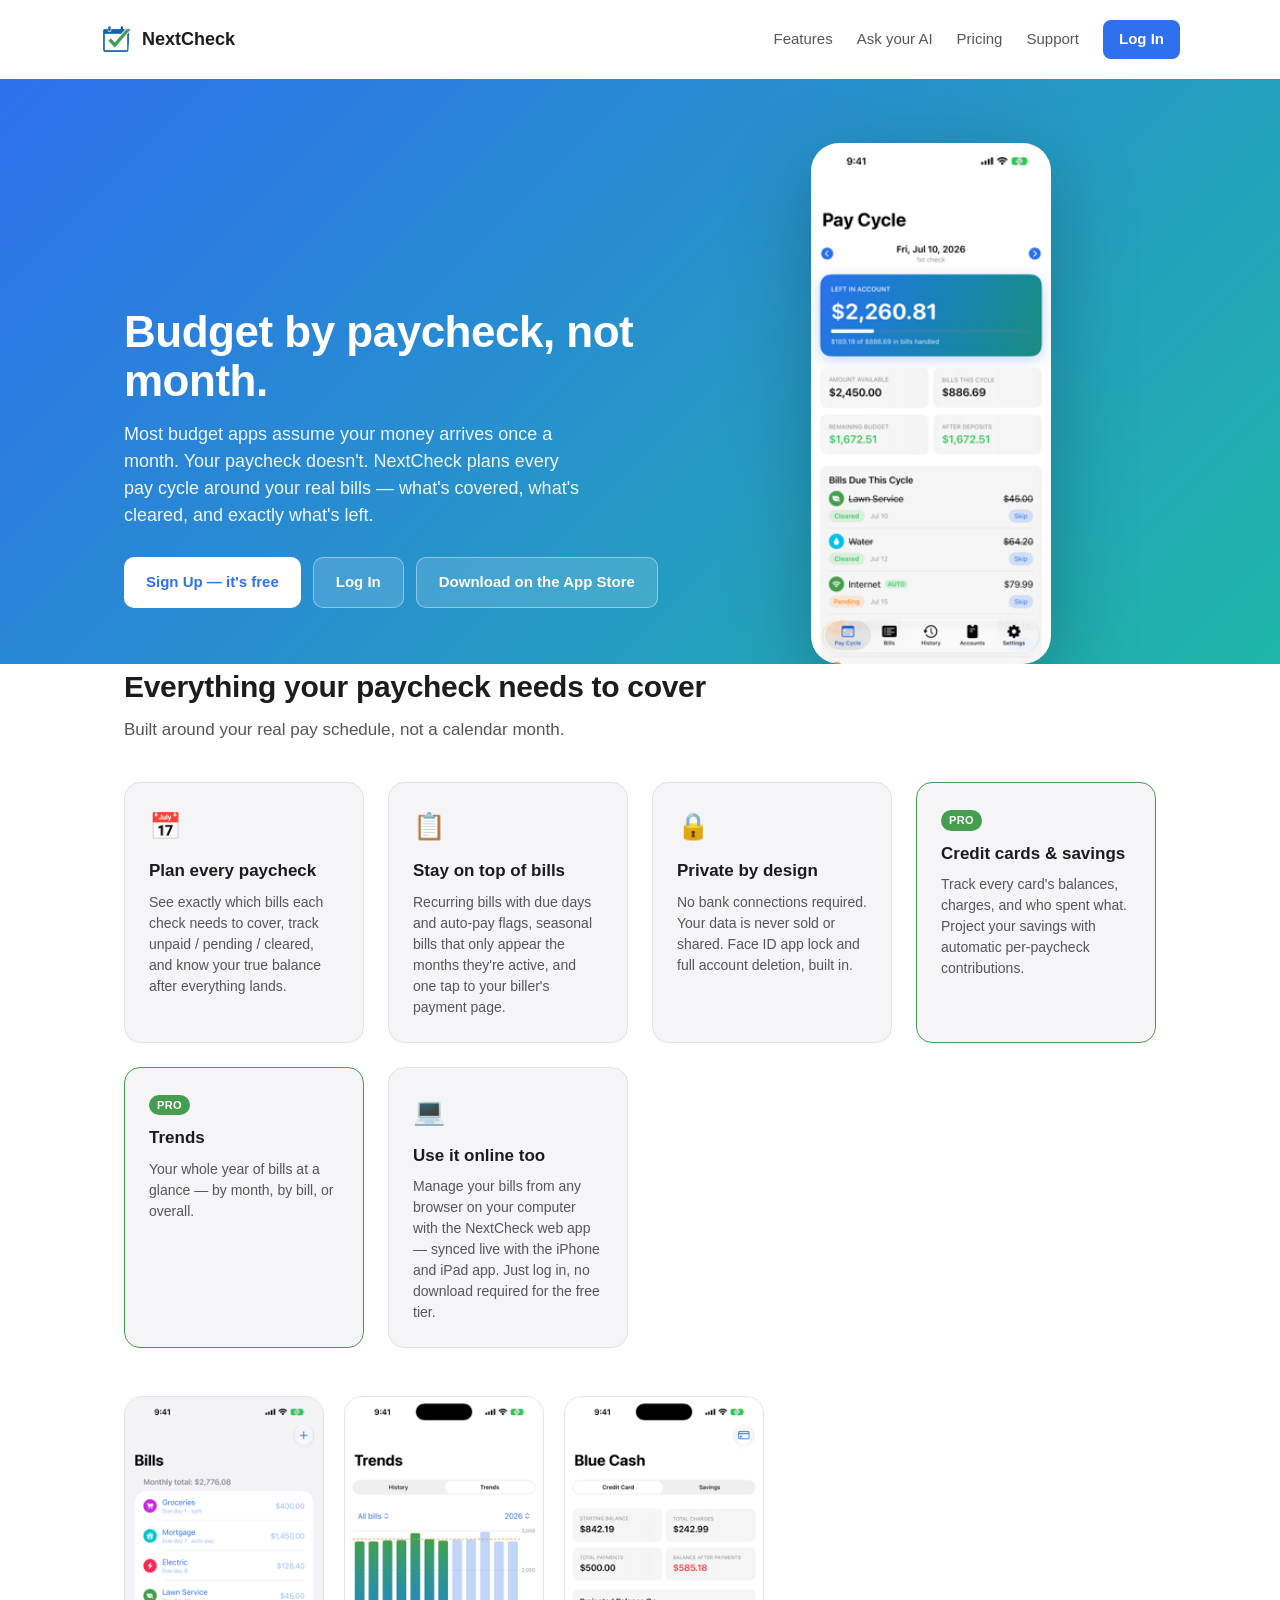
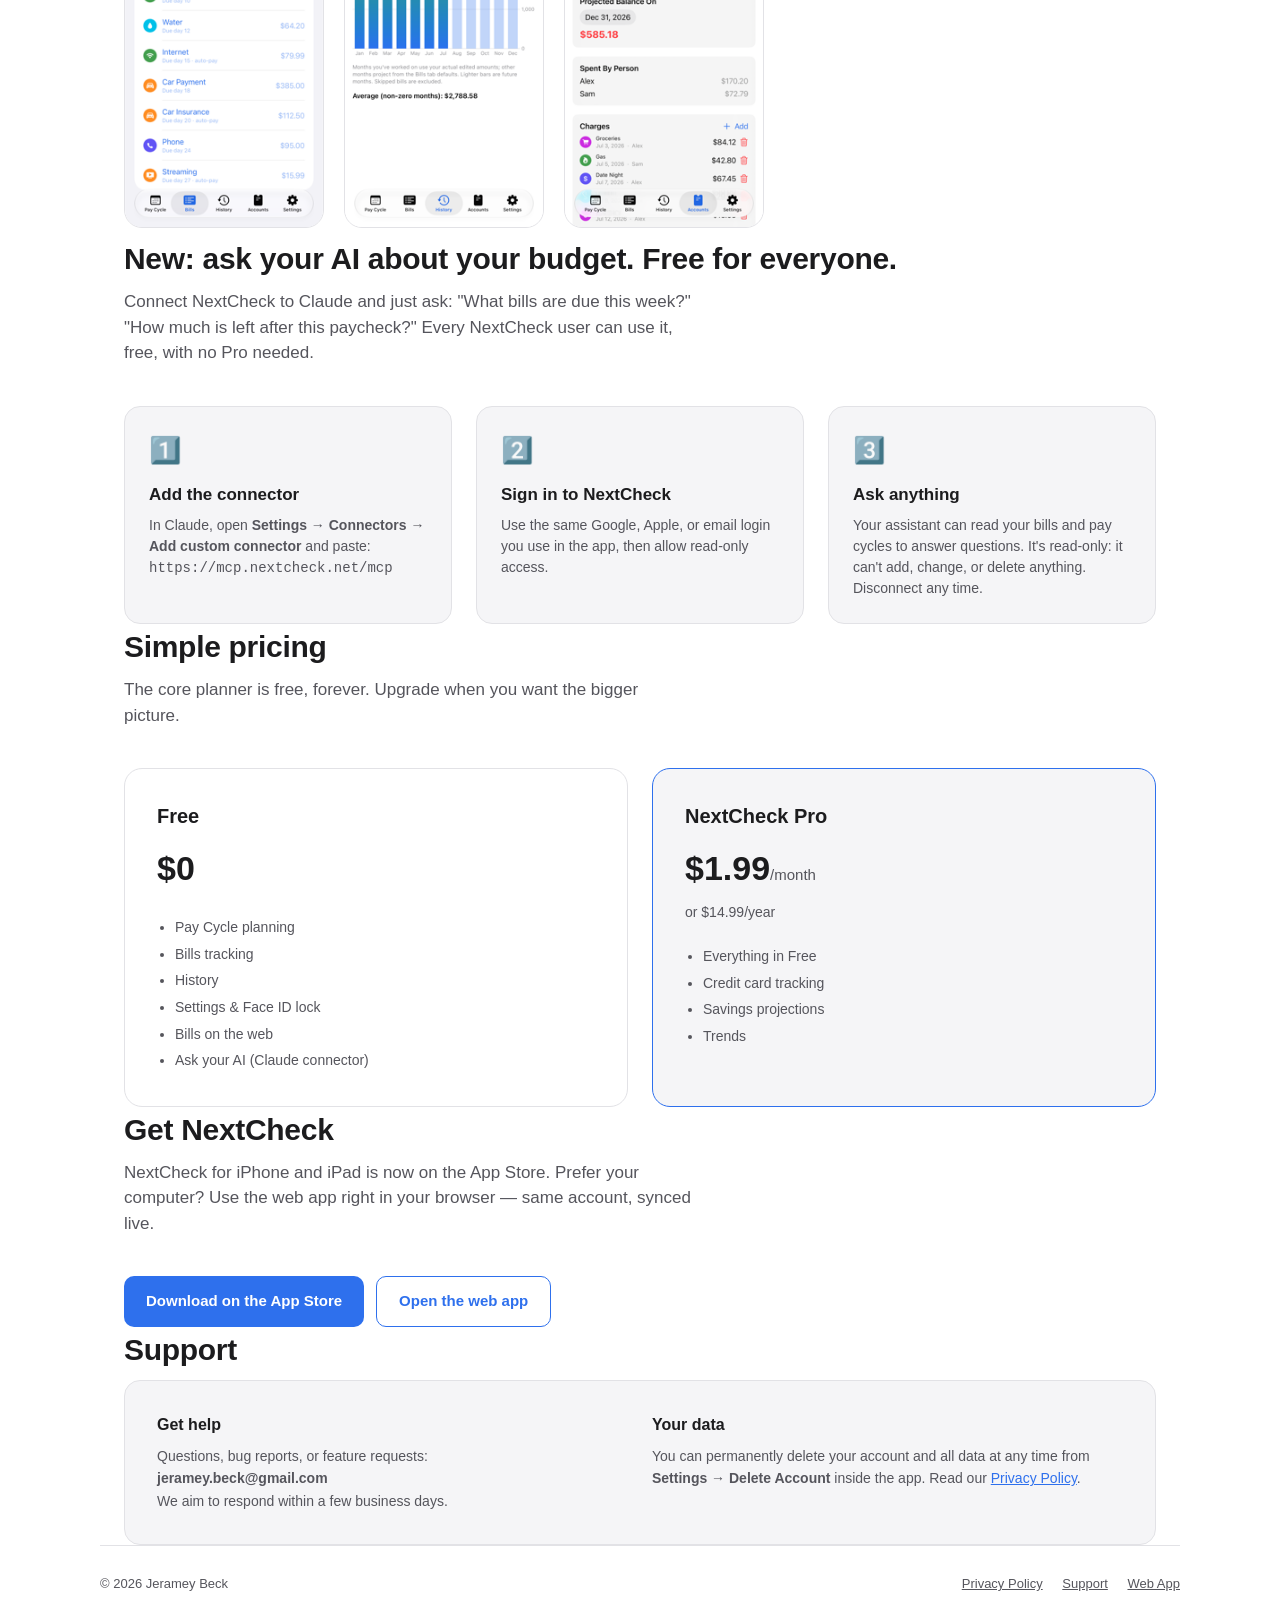
<file: index.html>
<!doctype html>
<html lang="en">
<head>
  <meta charset="UTF-8" />
  <meta name="viewport" content="width=device-width, initial-scale=1.0" />
  <title>NextCheck — Budget by paycheck, not month</title>
  <meta name="description" content="NextCheck plans your bills around your actual pay schedule. Free core app, Pro adds credit cards, savings, and trends. iPhone, iPad, and web." />
  <link rel="canonical" href="https://nextcheck.net/" />
  <meta name="theme-color" content="#2E70ED" />
  <link rel="icon" type="image/png" href="/assets/logo.png" />
  <!-- Open Graph -->
  <meta property="og:type" content="website" />
  <meta property="og:site_name" content="NextCheck" />
  <meta property="og:title" content="NextCheck — Budget by paycheck, not month" />
  <meta property="og:description" content="NextCheck plans your bills around your actual pay schedule. Free core app, Pro adds credit cards, savings, and trends. iPhone, iPad, and web." />
  <meta property="og:url" content="https://nextcheck.net/" />
  <meta property="og:image" content="https://nextcheck.net/assets/og-card.png" />
  <meta property="og:image:width" content="1200" />
  <meta property="og:image:height" content="630" />
  <meta property="og:image:alt" content="NextCheck — Budget by paycheck, not month." />
  <!-- Twitter -->
  <meta name="twitter:card" content="summary_large_image" />
  <meta name="twitter:title" content="NextCheck — Budget by paycheck, not month" />
  <meta name="twitter:description" content="NextCheck plans your bills around your actual pay schedule. Free core app, Pro adds credit cards, savings, and trends." />
  <meta name="twitter:image" content="https://nextcheck.net/assets/og-card.png" />
  <meta name="twitter:image:alt" content="NextCheck — Budget by paycheck, not month." />
  <link rel="stylesheet" href="/assets/style.css" />
</head>
<body>

  <header class="wrap site-header">
    <a class="brand" href="index.html">
      <img src="assets/logo.png" alt="" />
      NextCheck
    </a>
    <nav class="site-nav">
      <a href="#features">Features</a>
      <a href="#ai">Ask your AI</a>
      <a href="#pricing">Pricing</a>
      <a href="#support">Support</a>
      <a class="nav-cta" href="https://nextcheck-78896.web.app">Log In</a>
    </nav>
  </header>

  <section class="hero">
    <div class="wrap hero-inner">
      <div>
        <h1>Budget by paycheck, not month.</h1>
        <p>Most budget apps assume your money arrives once a month. Your paycheck doesn't. NextCheck plans every pay cycle around your real bills — what's covered, what's cleared, and exactly what's left.</p>
        <div class="hero-ctas">
          <a class="btn btn-primary" href="https://nextcheck-78896.web.app">Sign Up — it's free</a>
          <a class="btn btn-ghost" href="https://nextcheck-78896.web.app">Log In</a>
          <a class="btn btn-ghost" href="https://apps.apple.com/app/nextcheck-budget-by-paycheck/id6790636357">Download on the App Store</a>
        </div>
      </div>
      <div class="hero-shot">
        <img src="assets/screenshots/hero-paycycle.png" alt="NextCheck Pay Cycle screen showing left in account, bills due this cycle, and deposits" />
      </div>
    </div>
  </section>

  <section id="features" class="wrap">
    <h2>Everything your paycheck needs to cover</h2>
    <p class="section-lede">Built around your real pay schedule, not a calendar month.</p>

    <div class="feature-grid">
      <div class="feature-card">
        <span class="icon">📅</span>
        <h3>Plan every paycheck</h3>
        <p>See exactly which bills each check needs to cover, track unpaid / pending / cleared, and know your true balance after everything lands.</p>
      </div>
      <div class="feature-card">
        <span class="icon">📋</span>
        <h3>Stay on top of bills</h3>
        <p>Recurring bills with due days and auto-pay flags, seasonal bills that only appear the months they're active, and one tap to your biller's payment page.</p>
      </div>
      <div class="feature-card">
        <span class="icon">🔒</span>
        <h3>Private by design</h3>
        <p>No bank connections required. Your data is never sold or shared. Face ID app lock and full account deletion, built in.</p>
      </div>
      <div class="feature-card pro">
        <span class="pro-badge">PRO</span>
        <h3>Credit cards & savings</h3>
        <p>Track every card's balances, charges, and who spent what. Project your savings with automatic per-paycheck contributions.</p>
      </div>
      <div class="feature-card pro">
        <span class="pro-badge">PRO</span>
        <h3>Trends</h3>
        <p>Your whole year of bills at a glance — by month, by bill, or overall.</p>
      </div>
      <div class="feature-card">
        <span class="icon">💻</span>
        <h3>Use it online too</h3>
        <p>Manage your bills from any browser on your computer with the NextCheck web app — synced live with the iPhone and iPad app. Just log in, no download required for the free tier.</p>
      </div>
    </div>

    <div class="shots" style="margin-top: 48px;">
      <img src="assets/screenshots/bills.png" alt="Bills list screen" />
      <img src="assets/screenshots/trends.png" alt="Trends chart screen" />
      <img src="assets/screenshots/creditcard.png" alt="Credit card detail screen" />
    </div>
  </section>

  <section id="ai" class="wrap">
    <h2>New: ask your AI about your budget. Free for everyone.</h2>
    <p class="section-lede">Connect NextCheck to Claude and just ask: "What bills are due this week?" "How much is left after this paycheck?" Every NextCheck user can use it, free, with no Pro needed.</p>
    <div class="feature-grid">
      <div class="feature-card">
        <span class="icon">1️⃣</span>
        <h3>Add the connector</h3>
        <p>In Claude, open <strong>Settings → Connectors → Add custom connector</strong> and paste:<br><code style="user-select: all; word-break: break-all;">https://mcp.nextcheck.net/mcp</code></p>
      </div>
      <div class="feature-card">
        <span class="icon">2️⃣</span>
        <h3>Sign in to NextCheck</h3>
        <p>Use the same Google, Apple, or email login you use in the app, then allow read-only access.</p>
      </div>
      <div class="feature-card">
        <span class="icon">3️⃣</span>
        <h3>Ask anything</h3>
        <p>Your assistant can read your bills and pay cycles to answer questions. It's read-only: it can't add, change, or delete anything. Disconnect any time.</p>
      </div>
    </div>
  </section>

  <section id="pricing" class="wrap">
    <h2>Simple pricing</h2>
    <p class="section-lede">The core planner is free, forever. Upgrade when you want the bigger picture.</p>

    <div class="pricing-grid">
      <div class="price-card">
        <h3>Free</h3>
        <div class="price">$0</div>
        <ul>
          <li>Pay Cycle planning</li>
          <li>Bills tracking</li>
          <li>History</li>
          <li>Settings &amp; Face ID lock</li>
          <li>Bills on the web</li>
          <li>Ask your AI (Claude connector)</li>
        </ul>
      </div>
      <div class="price-card highlight">
        <h3>NextCheck Pro</h3>
        <div class="price">$1.99<span>/month</span></div>
        <p style="margin: -12px 0 20px; color: var(--text-secondary); font-size: 14px;">or $14.99/year</p>
        <ul>
          <li>Everything in Free</li>
          <li>Credit card tracking</li>
          <li>Savings projections</li>
          <li>Trends</li>
        </ul>
      </div>
    </div>
  </section>

  <section id="app-store" class="wrap">
    <h2>Get NextCheck</h2>
    <p class="section-lede">NextCheck for iPhone and iPad is now on the App Store. Prefer your computer? Use the web app right in your browser — same account, synced live.</p>
    <div style="display: flex; gap: 12px; flex-wrap: wrap;">
      <a class="btn btn-primary" style="background: var(--brand-blue); color: white;" href="https://apps.apple.com/app/nextcheck-budget-by-paycheck/id6790636357">Download on the App Store</a>
      <a class="btn" style="background: transparent; border: 1px solid var(--brand-blue); color: var(--brand-blue);" href="https://nextcheck-78896.web.app">Open the web app</a>
    </div>
  </section>

  <section id="support" class="wrap">
    <h2>Support</h2>
    <div class="support-box">
      <div>
        <h3>Get help</h3>
        <p>Questions, bug reports, or feature requests:<br /><strong>jeramey.beck@gmail.com</strong><br />We aim to respond within a few business days.</p>
      </div>
      <div>
        <h3>Your data</h3>
        <p>You can permanently delete your account and all data at any time from <strong>Settings → Delete Account</strong> inside the app. Read our <a href="privacy-policy.html">Privacy Policy</a>.</p>
      </div>
    </div>
  </section>

  <footer class="wrap site-footer">
    <span>© 2026 Jeramey Beck</span>
    <div>
      <a href="privacy-policy.html">Privacy Policy</a>
      <a href="#support">Support</a>
      <a href="https://nextcheck-78896.web.app">Web App</a>
    </div>
  </footer>

</body>
</html>
</file>
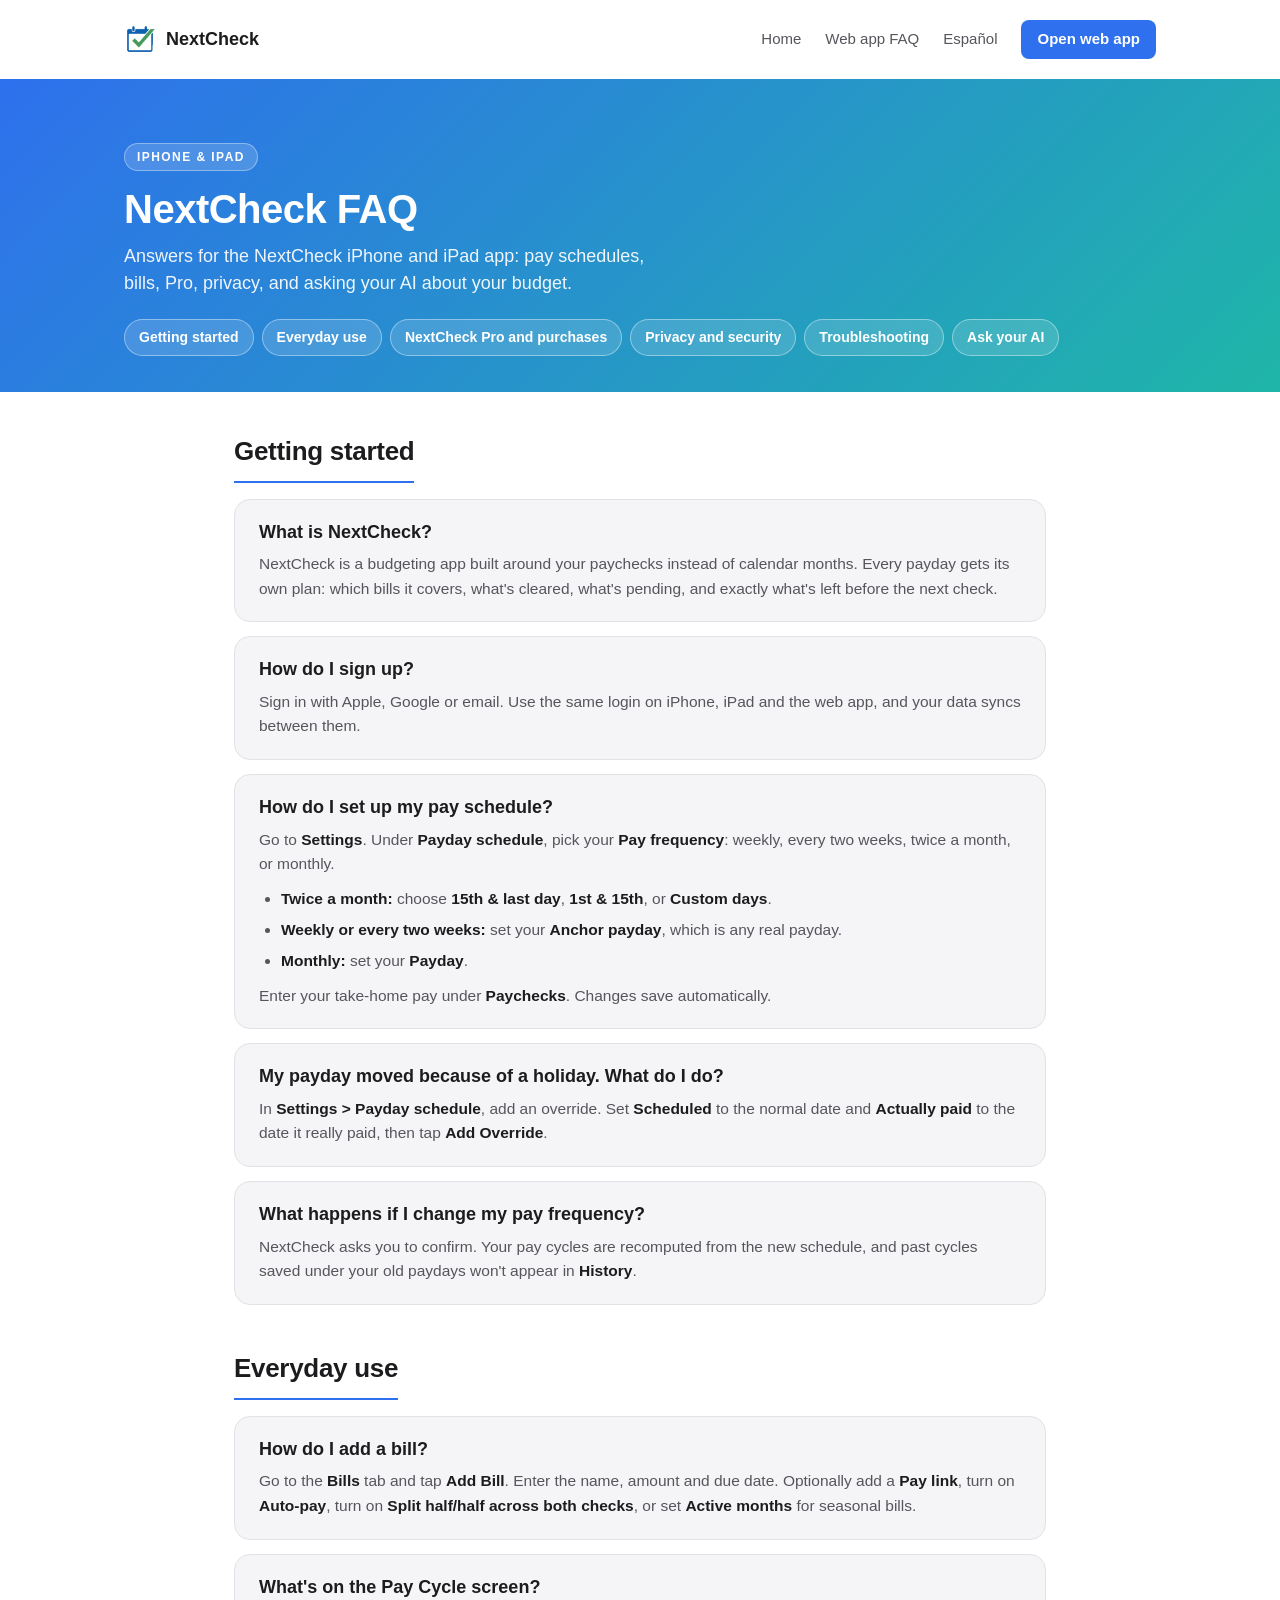
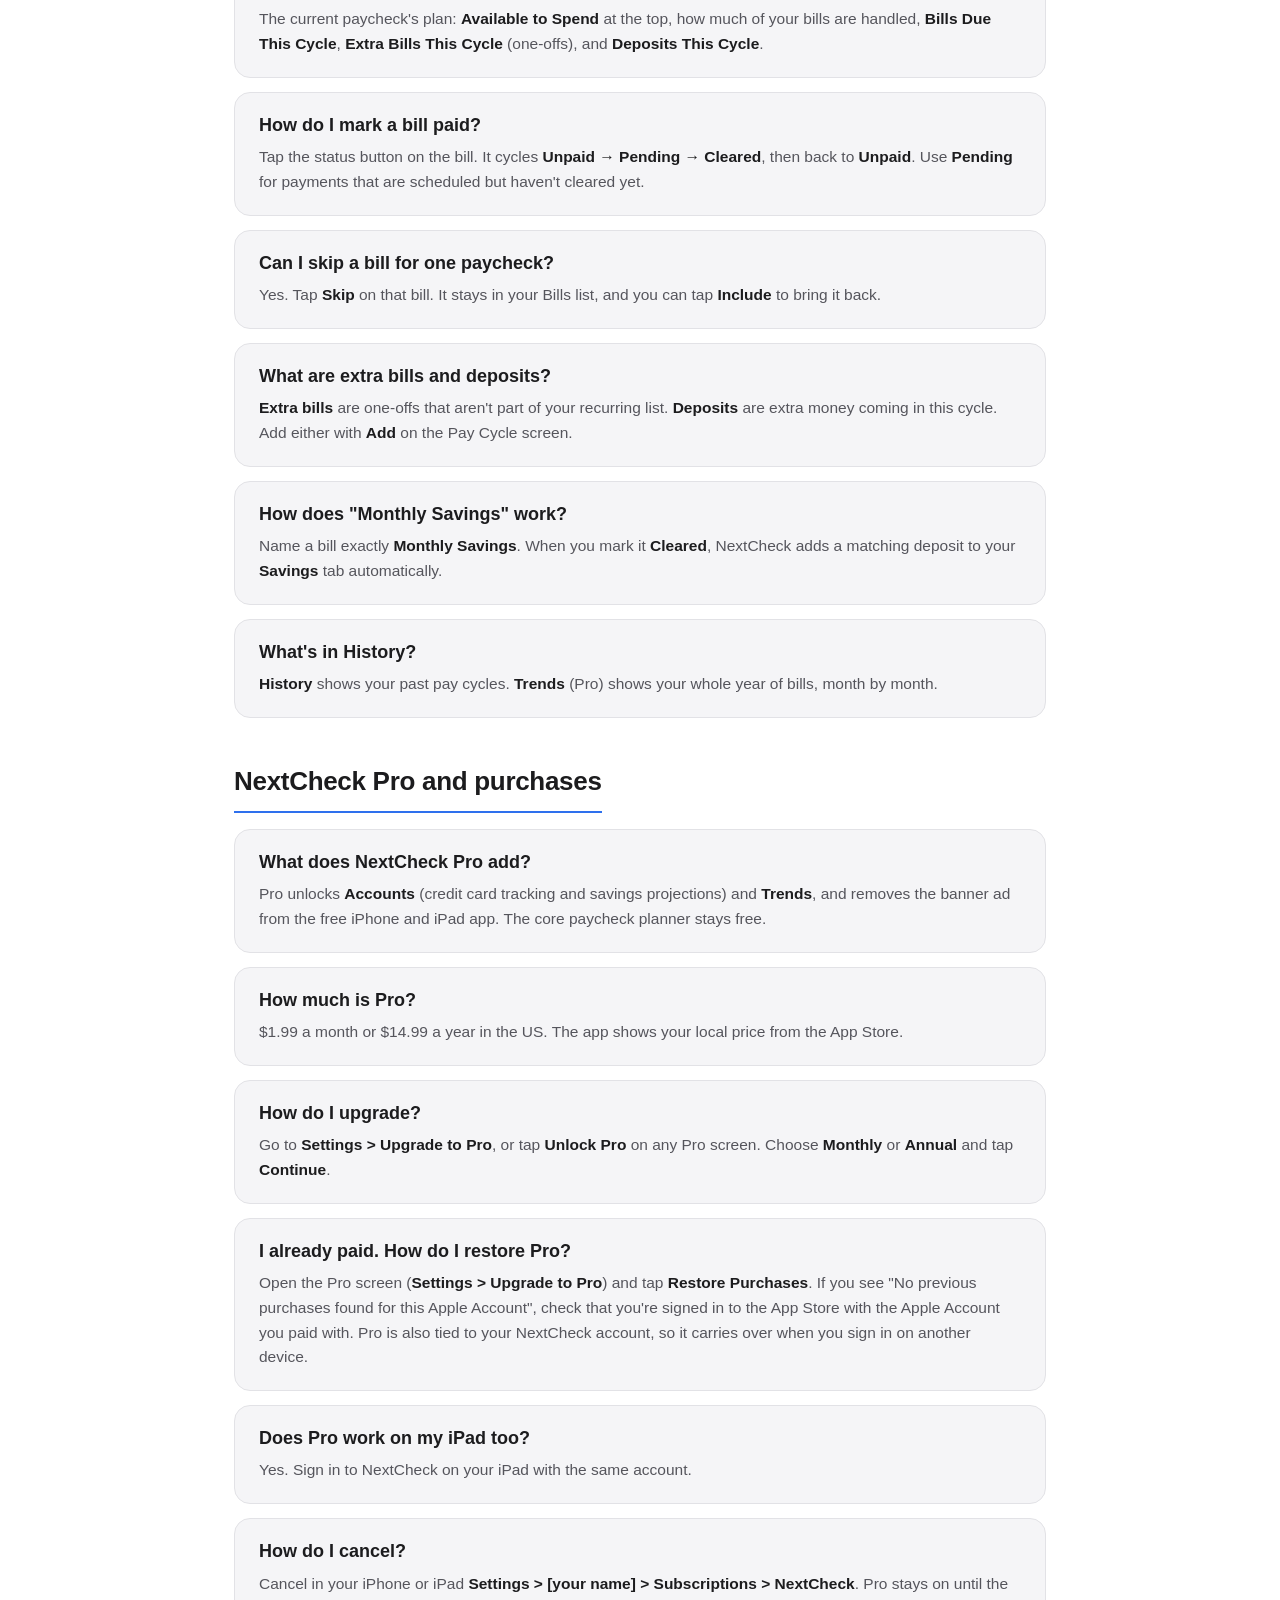
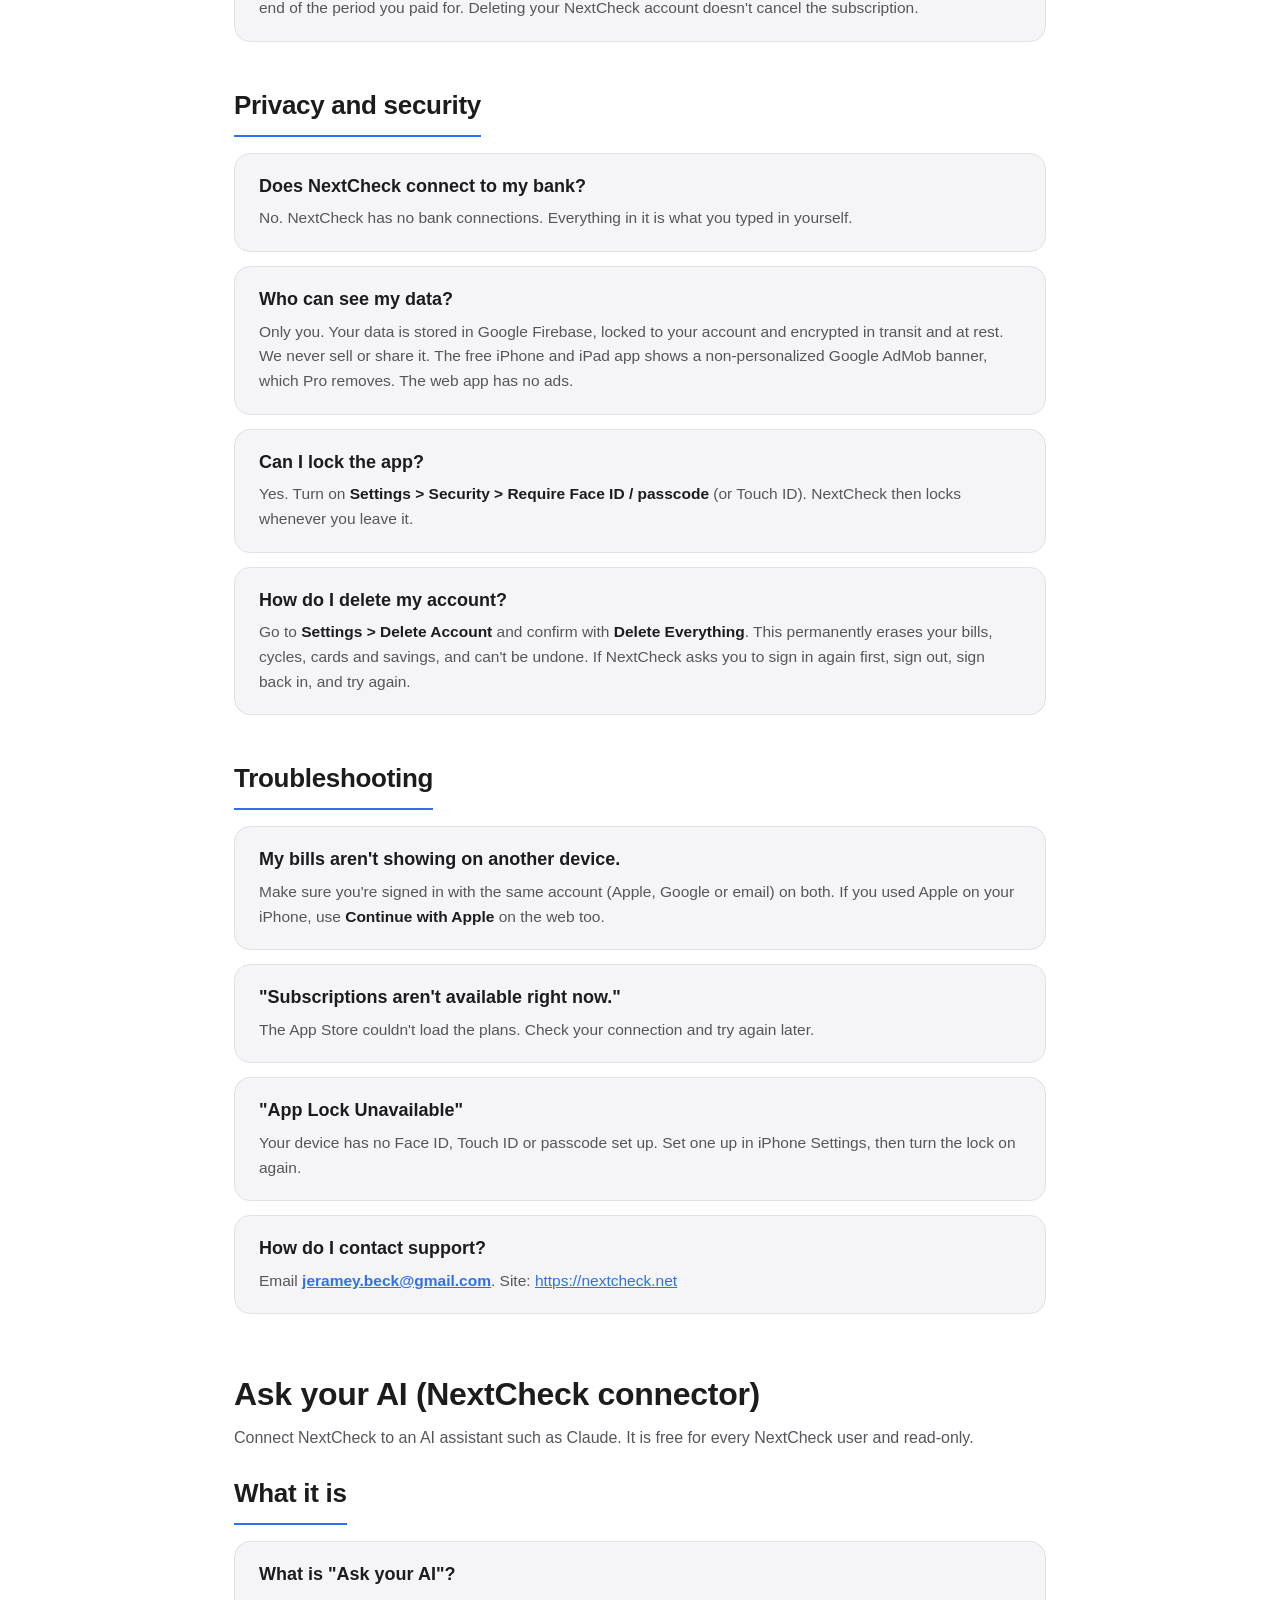
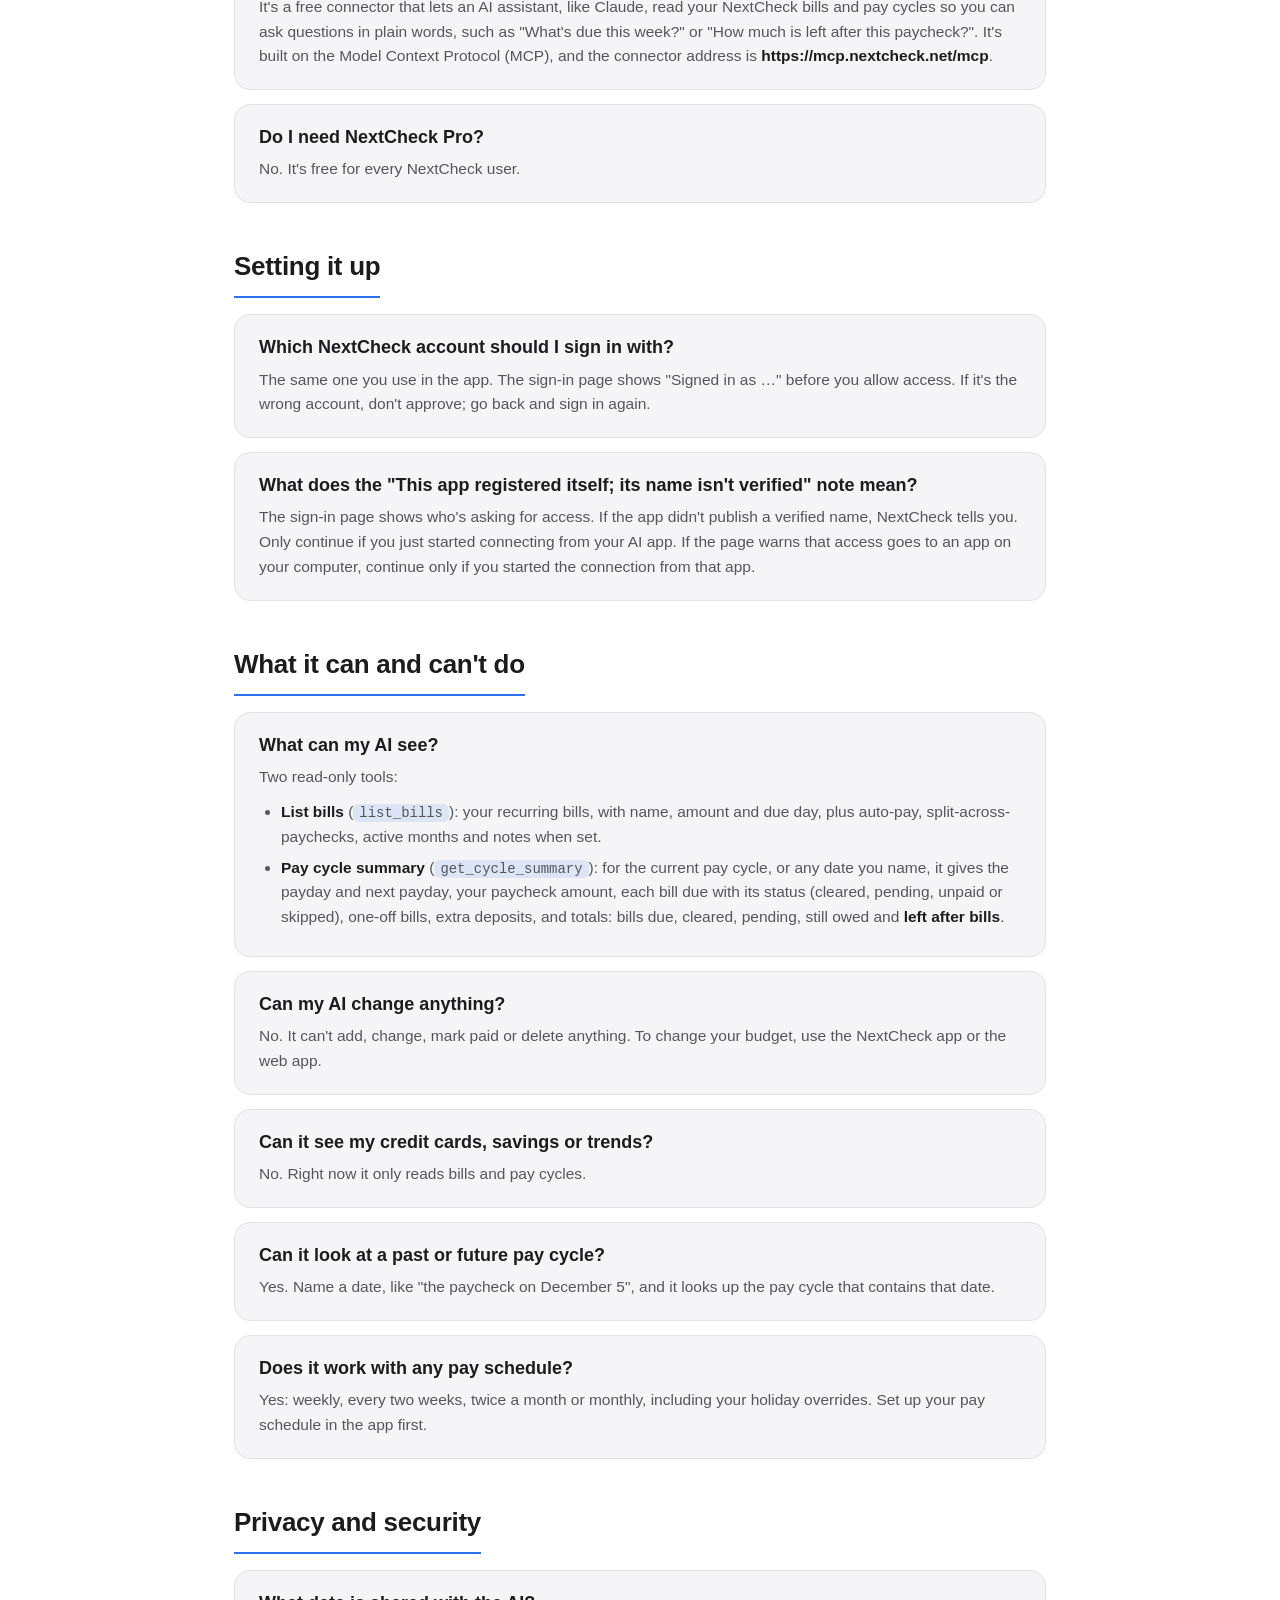
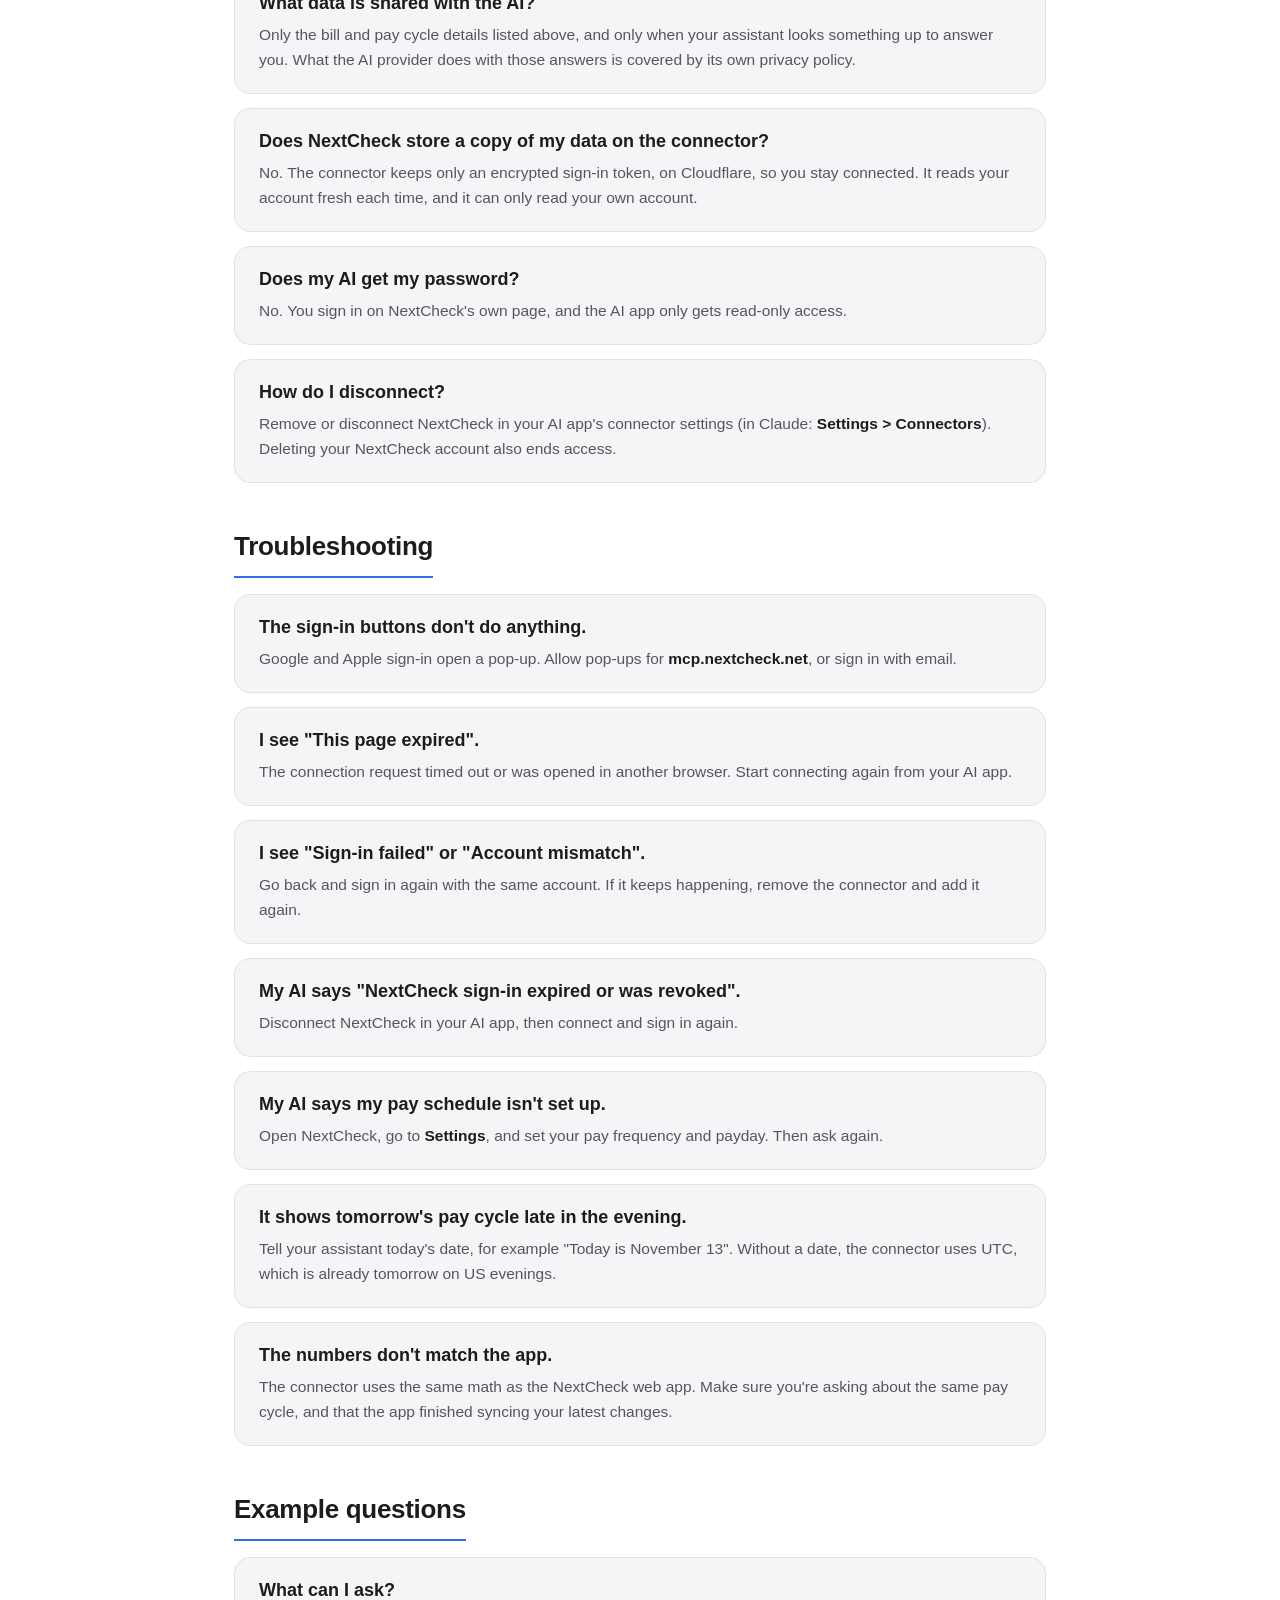
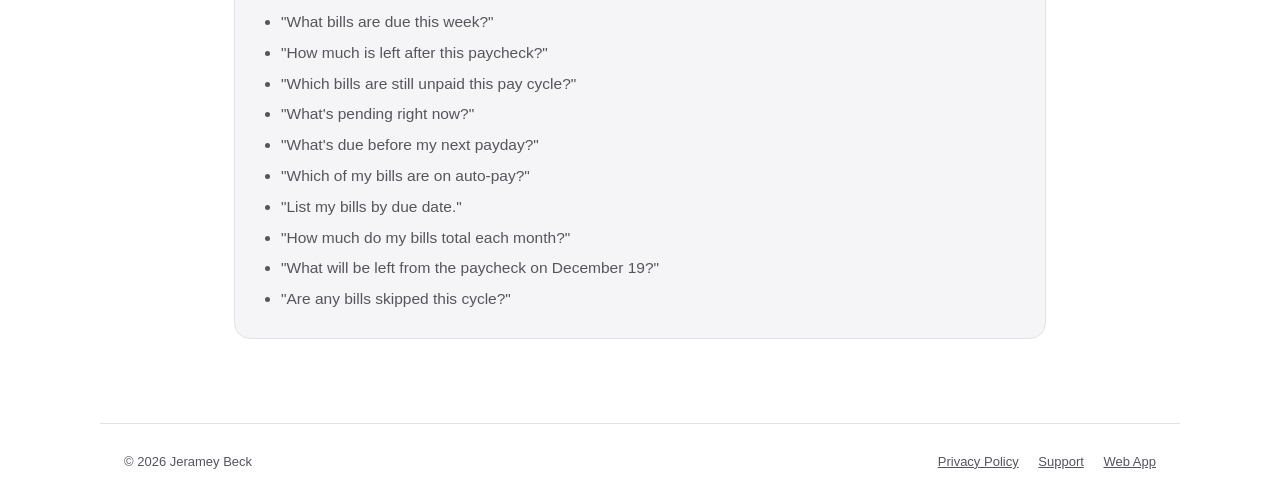
<file: faq/index.html>
<!doctype html>
<html lang="en">
<head>
  <meta charset="UTF-8" />
  <meta name="viewport" content="width=device-width, initial-scale=1.0" />
  <title>NextCheck for iPhone and iPad FAQ | NextCheck</title>
  <meta name="description" content="Frequently asked questions about NextCheck for iPhone and iPad: pay schedule, bills, NextCheck Pro, privacy, and the Ask your AI connector." />
  <link rel="canonical" href="https://nextcheck.net/faq/" />
  <link rel="alternate" hreflang="en" href="https://nextcheck.net/faq/" />
  <link rel="alternate" hreflang="es-MX" href="https://nextcheck.net/es/faq/" />
  <link rel="alternate" hreflang="x-default" href="https://nextcheck.net/faq/" />
  <meta name="theme-color" content="#2E70ED" />
  <link rel="icon" type="image/png" href="/assets/logo.png" />
  <meta property="og:type" content="website" />
  <meta property="og:site_name" content="NextCheck" />
  <meta property="og:title" content="NextCheck for iPhone and iPad FAQ | NextCheck" />
  <meta property="og:description" content="Frequently asked questions about NextCheck for iPhone and iPad: pay schedule, bills, NextCheck Pro, privacy, and the Ask your AI connector." />
  <meta property="og:url" content="https://nextcheck.net/faq/" />
  <meta property="og:image" content="https://nextcheck.net/assets/og-card.png" />
  <meta name="twitter:card" content="summary_large_image" />
  <link rel="stylesheet" href="/assets/style.css" />
  <style>
    .site-header, .site-footer { padding-left: 24px; padding-right: 24px; }
    .faq-hero { padding-bottom: 0; }
    .faq-hero .wrap { padding-bottom: 36px; }
    .faq-hero h1 { font-size: 40px; line-height: 1.1; margin: 0 0 12px; letter-spacing: -0.5px; }
    .faq-hero p { font-size: 18px; opacity: .92; margin: 0 0 22px; max-width: 56ch; }
    .faq-hero .eyebrow { display:inline-block; font-size:12px; font-weight:700; letter-spacing:.12em; text-transform:uppercase; background:rgba(255,255,255,.16); border:1px solid rgba(255,255,255,.35); padding:4px 12px; border-radius:999px; margin-bottom:16px; }
    .chips { display:flex; flex-wrap:wrap; gap:8px; margin:0; padding:0; list-style:none; }
    .chips a { display:inline-block; padding:7px 14px; border-radius:999px; background:rgba(255,255,255,.14); border:1px solid rgba(255,255,255,.4); color:#fff; text-decoration:none; font-size:14px; font-weight:600; }
    .chips a:hover { background:rgba(255,255,255,.26); }
    .faq-main { padding-top: 40px; padding-bottom: 40px; max-width: 860px; }
    .faq-group { padding: 0; margin: 0 0 44px; scroll-margin-top: 16px; }
    .faq-group > h2 { font-size: 26px; margin: 0 0 16px; padding-bottom: 10px; border-bottom: 2px solid var(--brand-blue); display:inline-block; }
    .part-title { margin: 56px 0 6px; }
    .part-title h2 { font-size: 32px; }
    .part-title p { color: var(--text-secondary); margin: 0 0 24px; }
    .faq-item { border:1px solid var(--border); border-radius:16px; padding:20px 24px; background:var(--bg-soft); margin:0 0 14px; scroll-margin-top: 16px; }
    .faq-item:target { border-color: var(--brand-blue); box-shadow: 0 0 0 3px rgba(46,112,237,.25); }
    .faq-item h3 { margin:0 0 8px; font-size:18px; line-height:1.35; }
    .faq-item h3 a.anchor { color: var(--brand-teal); text-decoration:none; margin-left:8px; opacity:0; font-weight:400; }
    .faq-item h3:hover a.anchor, .faq-item h3 a.anchor:focus { opacity:1; }
    .faq-item p, .faq-item li { color: var(--text-secondary); font-size:15.5px; line-height:1.6; margin:0 0 10px; }
    .faq-item li { margin-bottom:6px; }
    .faq-item > :last-child { margin-bottom:0; }
    .faq-item ul, .faq-item ol { padding-left:22px; margin:0 0 10px; }
    .faq-item strong { color: var(--text); }
    .faq-item code { background: rgba(46,112,237,.12); padding:1px 6px; border-radius:6px; font-size:.9em; word-break: break-word; }
    .faq-item a { overflow-wrap:anywhere; }
    .back-note { color: var(--text-secondary); font-size:14px; margin-top: 8px; }
    @media (max-width: 760px) {
      .site-nav { gap: 14px; }
      .site-nav a:not(.nav-cta) { display: inline; font-size: 14px; }
      .faq-hero h1 { font-size: 30px; }
      .faq-hero p { font-size: 16px; }
      .faq-item { padding: 16px 18px; }
      .brand { font-size: 16px; }
    }
    @media (max-width: 460px) { .site-nav a.hide-sm { display:none; } }
  </style>
</head>
<body>

  <header class="wrap site-header">
    <a class="brand" href="/">
      <img src="/assets/logo.png" alt="" />
      NextCheck
    </a>
    <nav class="site-nav">
      <a class="hide-sm" href="/">Home</a>
      <a href="/web-faq/">Web app FAQ</a>
      <a class="lang" href="/es/faq/" hreflang="es-MX" lang="es-MX">Español</a>
      <a class="nav-cta" href="https://my.nextcheck.net">Open web app</a>
    </nav>
  </header>

  <div class="hero faq-hero">
    <div class="wrap">
      <span class="eyebrow">iPhone &amp; iPad</span>
      <h1>NextCheck FAQ</h1>
      <p>Answers for the NextCheck iPhone and iPad app: pay schedules, bills, Pro, privacy, and asking your AI about your budget.</p>
      <ul class="chips" aria-label="Jump to a section"><li><a href="#getting-started">Getting started</a></li><li><a href="#everyday-use">Everyday use</a></li><li><a href="#nextcheck-pro-and-purchases">NextCheck Pro and purchases</a></li><li><a href="#privacy-and-security">Privacy and security</a></li><li><a href="#troubleshooting">Troubleshooting</a></li><li><a href="#ai">Ask your AI</a></li></ul>
    </div>
  </div>

  <main class="wrap faq-main">

<div class="faq-group" id="getting-started"><h2>Getting started</h2>
<article class="faq-item" id="what-is-nextcheck"><h3>What is NextCheck?<a class="anchor" href="#what-is-nextcheck" aria-label="Link to this question">#</a></h3>
<p>NextCheck is a budgeting app built around your paychecks instead of calendar months. Every payday gets its own plan: which bills it covers, what's cleared, what's pending, and exactly what's left before the next check.</p>
</article>
<article class="faq-item" id="how-do-i-sign-up"><h3>How do I sign up?<a class="anchor" href="#how-do-i-sign-up" aria-label="Link to this question">#</a></h3>
<p>Sign in with Apple, Google or email. Use the same login on iPhone, iPad and the web app, and your data syncs between them.</p>
</article>
<article class="faq-item" id="how-do-i-set-up-my-pay-schedule"><h3>How do I set up my pay schedule?<a class="anchor" href="#how-do-i-set-up-my-pay-schedule" aria-label="Link to this question">#</a></h3>
<p>Go to <strong>Settings</strong>. Under <strong>Payday schedule</strong>, pick your <strong>Pay frequency</strong>: weekly, every two weeks, twice a month, or monthly.</p>
<ul>
<li><strong>Twice a month:</strong> choose <strong>15th &amp; last day</strong>, <strong>1st &amp; 15th</strong>, or <strong>Custom days</strong>.</li>
<li><strong>Weekly or every two weeks:</strong> set your <strong>Anchor payday</strong>, which is any real payday.</li>
<li><strong>Monthly:</strong> set your <strong>Payday</strong>.</li>
</ul>
<p>Enter your take-home pay under <strong>Paychecks</strong>. Changes save automatically.</p>
</article>
<article class="faq-item" id="my-payday-moved-because-of-a-holiday-what-do-i-do"><h3>My payday moved because of a holiday. What do I do?<a class="anchor" href="#my-payday-moved-because-of-a-holiday-what-do-i-do" aria-label="Link to this question">#</a></h3>
<p>In <strong>Settings &gt; Payday schedule</strong>, add an override. Set <strong>Scheduled</strong> to the normal date and <strong>Actually paid</strong> to the date it really paid, then tap <strong>Add Override</strong>.</p>
</article>
<article class="faq-item" id="what-happens-if-i-change-my-pay-frequency"><h3>What happens if I change my pay frequency?<a class="anchor" href="#what-happens-if-i-change-my-pay-frequency" aria-label="Link to this question">#</a></h3>
<p>NextCheck asks you to confirm. Your pay cycles are recomputed from the new schedule, and past cycles saved under your old paydays won't appear in <strong>History</strong>.</p>
</article></div>
<div class="faq-group" id="everyday-use"><h2>Everyday use</h2>
<article class="faq-item" id="how-do-i-add-a-bill"><h3>How do I add a bill?<a class="anchor" href="#how-do-i-add-a-bill" aria-label="Link to this question">#</a></h3>
<p>Go to the <strong>Bills</strong> tab and tap <strong>Add Bill</strong>. Enter the name, amount and due date. Optionally add a <strong>Pay link</strong>, turn on <strong>Auto-pay</strong>, turn on <strong>Split half/half across both checks</strong>, or set <strong>Active months</strong> for seasonal bills.</p>
</article>
<article class="faq-item" id="whats-on-the-pay-cycle-screen"><h3>What's on the Pay Cycle screen?<a class="anchor" href="#whats-on-the-pay-cycle-screen" aria-label="Link to this question">#</a></h3>
<p>The current paycheck's plan: <strong>Available to Spend</strong> at the top, how much of your bills are handled, <strong>Bills Due This Cycle</strong>, <strong>Extra Bills This Cycle</strong> (one-offs), and <strong>Deposits This Cycle</strong>.</p>
</article>
<article class="faq-item" id="how-do-i-mark-a-bill-paid"><h3>How do I mark a bill paid?<a class="anchor" href="#how-do-i-mark-a-bill-paid" aria-label="Link to this question">#</a></h3>
<p>Tap the status button on the bill. It cycles <strong>Unpaid → Pending → Cleared</strong>, then back to <strong>Unpaid</strong>. Use <strong>Pending</strong> for payments that are scheduled but haven't cleared yet.</p>
</article>
<article class="faq-item" id="can-i-skip-a-bill-for-one-paycheck"><h3>Can I skip a bill for one paycheck?<a class="anchor" href="#can-i-skip-a-bill-for-one-paycheck" aria-label="Link to this question">#</a></h3>
<p>Yes. Tap <strong>Skip</strong> on that bill. It stays in your Bills list, and you can tap <strong>Include</strong> to bring it back.</p>
</article>
<article class="faq-item" id="what-are-extra-bills-and-deposits"><h3>What are extra bills and deposits?<a class="anchor" href="#what-are-extra-bills-and-deposits" aria-label="Link to this question">#</a></h3>
<p><strong>Extra bills</strong> are one-offs that aren't part of your recurring list. <strong>Deposits</strong> are extra money coming in this cycle. Add either with <strong>Add</strong> on the Pay Cycle screen.</p>
</article>
<article class="faq-item" id="how-does-monthly-savings-work"><h3>How does "Monthly Savings" work?<a class="anchor" href="#how-does-monthly-savings-work" aria-label="Link to this question">#</a></h3>
<p>Name a bill exactly <strong>Monthly Savings</strong>. When you mark it <strong>Cleared</strong>, NextCheck adds a matching deposit to your <strong>Savings</strong> tab automatically.</p>
</article>
<article class="faq-item" id="whats-in-history"><h3>What's in History?<a class="anchor" href="#whats-in-history" aria-label="Link to this question">#</a></h3>
<p><strong>History</strong> shows your past pay cycles. <strong>Trends</strong> (Pro) shows your whole year of bills, month by month.</p>
</article></div>
<div class="faq-group" id="nextcheck-pro-and-purchases"><h2>NextCheck Pro and purchases</h2>
<article class="faq-item" id="what-does-nextcheck-pro-add"><h3>What does NextCheck Pro add?<a class="anchor" href="#what-does-nextcheck-pro-add" aria-label="Link to this question">#</a></h3>
<p>Pro unlocks <strong>Accounts</strong> (credit card tracking and savings projections) and <strong>Trends</strong>, and removes the banner ad from the free iPhone and iPad app. The core paycheck planner stays free.</p>
</article>
<article class="faq-item" id="how-much-is-pro"><h3>How much is Pro?<a class="anchor" href="#how-much-is-pro" aria-label="Link to this question">#</a></h3>
<p>$1.99 a month or $14.99 a year in the US. The app shows your local price from the App Store.</p>
</article>
<article class="faq-item" id="how-do-i-upgrade"><h3>How do I upgrade?<a class="anchor" href="#how-do-i-upgrade" aria-label="Link to this question">#</a></h3>
<p>Go to <strong>Settings &gt; Upgrade to Pro</strong>, or tap <strong>Unlock Pro</strong> on any Pro screen. Choose <strong>Monthly</strong> or <strong>Annual</strong> and tap <strong>Continue</strong>.</p>
</article>
<article class="faq-item" id="i-already-paid-how-do-i-restore-pro"><h3>I already paid. How do I restore Pro?<a class="anchor" href="#i-already-paid-how-do-i-restore-pro" aria-label="Link to this question">#</a></h3>
<p>Open the Pro screen (<strong>Settings &gt; Upgrade to Pro</strong>) and tap <strong>Restore Purchases</strong>. If you see "No previous purchases found for this Apple Account", check that you're signed in to the App Store with the Apple Account you paid with. Pro is also tied to your NextCheck account, so it carries over when you sign in on another device.</p>
</article>
<article class="faq-item" id="does-pro-work-on-my-ipad-too"><h3>Does Pro work on my iPad too?<a class="anchor" href="#does-pro-work-on-my-ipad-too" aria-label="Link to this question">#</a></h3>
<p>Yes. Sign in to NextCheck on your iPad with the same account.</p>
</article>
<article class="faq-item" id="how-do-i-cancel"><h3>How do I cancel?<a class="anchor" href="#how-do-i-cancel" aria-label="Link to this question">#</a></h3>
<p>Cancel in your iPhone or iPad <strong>Settings &gt; [your name] &gt; Subscriptions &gt; NextCheck</strong>. Pro stays on until the end of the period you paid for. Deleting your NextCheck account doesn't cancel the subscription.</p>
</article></div>
<div class="faq-group" id="privacy-and-security"><h2>Privacy and security</h2>
<article class="faq-item" id="does-nextcheck-connect-to-my-bank"><h3>Does NextCheck connect to my bank?<a class="anchor" href="#does-nextcheck-connect-to-my-bank" aria-label="Link to this question">#</a></h3>
<p>No. NextCheck has no bank connections. Everything in it is what you typed in yourself.</p>
</article>
<article class="faq-item" id="who-can-see-my-data"><h3>Who can see my data?<a class="anchor" href="#who-can-see-my-data" aria-label="Link to this question">#</a></h3>
<p>Only you. Your data is stored in Google Firebase, locked to your account and encrypted in transit and at rest. We never sell or share it. The free iPhone and iPad app shows a non-personalized Google AdMob banner, which Pro removes. The web app has no ads.</p>
</article>
<article class="faq-item" id="can-i-lock-the-app"><h3>Can I lock the app?<a class="anchor" href="#can-i-lock-the-app" aria-label="Link to this question">#</a></h3>
<p>Yes. Turn on <strong>Settings &gt; Security &gt; Require Face ID / passcode</strong> (or Touch ID). NextCheck then locks whenever you leave it.</p>
</article>
<article class="faq-item" id="how-do-i-delete-my-account"><h3>How do I delete my account?<a class="anchor" href="#how-do-i-delete-my-account" aria-label="Link to this question">#</a></h3>
<p>Go to <strong>Settings &gt; Delete Account</strong> and confirm with <strong>Delete Everything</strong>. This permanently erases your bills, cycles, cards and savings, and can't be undone. If NextCheck asks you to sign in again first, sign out, sign back in, and try again.</p>
</article></div>
<div class="faq-group" id="troubleshooting"><h2>Troubleshooting</h2>
<article class="faq-item" id="my-bills-arent-showing-on-another-device"><h3>My bills aren't showing on another device.<a class="anchor" href="#my-bills-arent-showing-on-another-device" aria-label="Link to this question">#</a></h3>
<p>Make sure you're signed in with the same account (Apple, Google or email) on both. If you used Apple on your iPhone, use <strong>Continue with Apple</strong> on the web too.</p>
</article>
<article class="faq-item" id="subscriptions-arent-available-right-now"><h3>"Subscriptions aren't available right now."<a class="anchor" href="#subscriptions-arent-available-right-now" aria-label="Link to this question">#</a></h3>
<p>The App Store couldn't load the plans. Check your connection and try again later.</p>
</article>
<article class="faq-item" id="app-lock-unavailable"><h3>"App Lock Unavailable"<a class="anchor" href="#app-lock-unavailable" aria-label="Link to this question">#</a></h3>
<p>Your device has no Face ID, Touch ID or passcode set up. Set one up in iPhone Settings, then turn the lock on again.</p>
</article>
<article class="faq-item" id="how-do-i-contact-support"><h3>How do I contact support?<a class="anchor" href="#how-do-i-contact-support" aria-label="Link to this question">#</a></h3>
<p>Email <strong><a href="mailto:jeramey.beck@gmail.com">jeramey.beck@gmail.com</a></strong>. Site: <a href="https://nextcheck.net">https://nextcheck.net</a></p>
</article></div>
<div class="part-title" id="ai"><h2>Ask your AI (NextCheck connector)</h2><p>Connect NextCheck to an AI assistant such as Claude. It is free for every NextCheck user and read-only.</p></div>
<div class="faq-group" id="ai-what-it-is"><h2>What it is</h2>
<article class="faq-item" id="what-is-ask-your-ai"><h3>What is "Ask your AI"?<a class="anchor" href="#what-is-ask-your-ai" aria-label="Link to this question">#</a></h3>
<p>It's a free connector that lets an AI assistant, like Claude, read your NextCheck bills and pay cycles so you can ask questions in plain words, such as "What's due this week?" or "How much is left after this paycheck?". It's built on the Model Context Protocol (MCP), and the connector address is <strong>https://mcp.nextcheck.net/mcp</strong>.</p>
</article>
<article class="faq-item" id="do-i-need-nextcheck-pro"><h3>Do I need NextCheck Pro?<a class="anchor" href="#do-i-need-nextcheck-pro" aria-label="Link to this question">#</a></h3>
<p>No. It's free for every NextCheck user.</p>
</article></div>
<div class="faq-group" id="ai-setting-it-up"><h2>Setting it up</h2>
<article class="faq-item" id="which-nextcheck-account-should-i-sign-in-with"><h3>Which NextCheck account should I sign in with?<a class="anchor" href="#which-nextcheck-account-should-i-sign-in-with" aria-label="Link to this question">#</a></h3>
<p>The same one you use in the app. The sign-in page shows "Signed in as …" before you allow access. If it's the wrong account, don't approve; go back and sign in again.</p>
</article>
<article class="faq-item" id="what-does-the-this-app-registered-itself-its-name-isnt-verified-note-m"><h3>What does the "This app registered itself; its name isn't verified" note mean?<a class="anchor" href="#what-does-the-this-app-registered-itself-its-name-isnt-verified-note-m" aria-label="Link to this question">#</a></h3>
<p>The sign-in page shows who's asking for access. If the app didn't publish a verified name, NextCheck tells you. Only continue if you just started connecting from your AI app. If the page warns that access goes to an app on your computer, continue only if you started the connection from that app.</p>
</article></div>
<div class="faq-group" id="ai-what-it-can-and-cant-do"><h2>What it can and can't do</h2>
<article class="faq-item" id="what-can-my-ai-see"><h3>What can my AI see?<a class="anchor" href="#what-can-my-ai-see" aria-label="Link to this question">#</a></h3>
<p>Two read-only tools:</p>
<ul>
<li><strong>List bills</strong> (<code>list_bills</code>): your recurring bills, with name, amount and due day, plus auto-pay, split-across-paychecks, active months and notes when set.</li>
<li><strong>Pay cycle summary</strong> (<code>get_cycle_summary</code>): for the current pay cycle, or any date you name, it gives the payday and next payday, your paycheck amount, each bill due with its status (cleared, pending, unpaid or skipped), one-off bills, extra deposits, and totals: bills due, cleared, pending, still owed and <strong>left after bills</strong>.</li>
</ul>
</article>
<article class="faq-item" id="can-my-ai-change-anything"><h3>Can my AI change anything?<a class="anchor" href="#can-my-ai-change-anything" aria-label="Link to this question">#</a></h3>
<p>No. It can't add, change, mark paid or delete anything. To change your budget, use the NextCheck app or the web app.</p>
</article>
<article class="faq-item" id="can-it-see-my-credit-cards-savings-or-trends"><h3>Can it see my credit cards, savings or trends?<a class="anchor" href="#can-it-see-my-credit-cards-savings-or-trends" aria-label="Link to this question">#</a></h3>
<p>No. Right now it only reads bills and pay cycles.</p>
</article>
<article class="faq-item" id="can-it-look-at-a-past-or-future-pay-cycle"><h3>Can it look at a past or future pay cycle?<a class="anchor" href="#can-it-look-at-a-past-or-future-pay-cycle" aria-label="Link to this question">#</a></h3>
<p>Yes. Name a date, like "the paycheck on December 5", and it looks up the pay cycle that contains that date.</p>
</article>
<article class="faq-item" id="does-it-work-with-any-pay-schedule"><h3>Does it work with any pay schedule?<a class="anchor" href="#does-it-work-with-any-pay-schedule" aria-label="Link to this question">#</a></h3>
<p>Yes: weekly, every two weeks, twice a month or monthly, including your holiday overrides. Set up your pay schedule in the app first.</p>
</article></div>
<div class="faq-group" id="ai-privacy-and-security"><h2>Privacy and security</h2>
<article class="faq-item" id="what-data-is-shared-with-the-ai"><h3>What data is shared with the AI?<a class="anchor" href="#what-data-is-shared-with-the-ai" aria-label="Link to this question">#</a></h3>
<p>Only the bill and pay cycle details listed above, and only when your assistant looks something up to answer you. What the AI provider does with those answers is covered by its own privacy policy.</p>
</article>
<article class="faq-item" id="does-nextcheck-store-a-copy-of-my-data-on-the-connector"><h3>Does NextCheck store a copy of my data on the connector?<a class="anchor" href="#does-nextcheck-store-a-copy-of-my-data-on-the-connector" aria-label="Link to this question">#</a></h3>
<p>No. The connector keeps only an encrypted sign-in token, on Cloudflare, so you stay connected. It reads your account fresh each time, and it can only read your own account.</p>
</article>
<article class="faq-item" id="does-my-ai-get-my-password"><h3>Does my AI get my password?<a class="anchor" href="#does-my-ai-get-my-password" aria-label="Link to this question">#</a></h3>
<p>No. You sign in on NextCheck's own page, and the AI app only gets read-only access.</p>
</article>
<article class="faq-item" id="how-do-i-disconnect"><h3>How do I disconnect?<a class="anchor" href="#how-do-i-disconnect" aria-label="Link to this question">#</a></h3>
<p>Remove or disconnect NextCheck in your AI app's connector settings (in Claude: <strong>Settings &gt; Connectors</strong>). Deleting your NextCheck account also ends access.</p>
</article></div>
<div class="faq-group" id="ai-troubleshooting"><h2>Troubleshooting</h2>
<article class="faq-item" id="the-sign-in-buttons-dont-do-anything"><h3>The sign-in buttons don't do anything.<a class="anchor" href="#the-sign-in-buttons-dont-do-anything" aria-label="Link to this question">#</a></h3>
<p>Google and Apple sign-in open a pop-up. Allow pop-ups for <strong>mcp.nextcheck.net</strong>, or sign in with email.</p>
</article>
<article class="faq-item" id="i-see-this-page-expired"><h3>I see "This page expired".<a class="anchor" href="#i-see-this-page-expired" aria-label="Link to this question">#</a></h3>
<p>The connection request timed out or was opened in another browser. Start connecting again from your AI app.</p>
</article>
<article class="faq-item" id="i-see-sign-in-failed-or-account-mismatch"><h3>I see "Sign-in failed" or "Account mismatch".<a class="anchor" href="#i-see-sign-in-failed-or-account-mismatch" aria-label="Link to this question">#</a></h3>
<p>Go back and sign in again with the same account. If it keeps happening, remove the connector and add it again.</p>
</article>
<article class="faq-item" id="my-ai-says-nextcheck-sign-in-expired-or-was-revoked"><h3>My AI says "NextCheck sign-in expired or was revoked".<a class="anchor" href="#my-ai-says-nextcheck-sign-in-expired-or-was-revoked" aria-label="Link to this question">#</a></h3>
<p>Disconnect NextCheck in your AI app, then connect and sign in again.</p>
</article>
<article class="faq-item" id="my-ai-says-my-pay-schedule-isnt-set-up"><h3>My AI says my pay schedule isn't set up.<a class="anchor" href="#my-ai-says-my-pay-schedule-isnt-set-up" aria-label="Link to this question">#</a></h3>
<p>Open NextCheck, go to <strong>Settings</strong>, and set your pay frequency and payday. Then ask again.</p>
</article>
<article class="faq-item" id="it-shows-tomorrows-pay-cycle-late-in-the-evening"><h3>It shows tomorrow's pay cycle late in the evening.<a class="anchor" href="#it-shows-tomorrows-pay-cycle-late-in-the-evening" aria-label="Link to this question">#</a></h3>
<p>Tell your assistant today's date, for example "Today is November 13". Without a date, the connector uses UTC, which is already tomorrow on US evenings.</p>
</article>
<article class="faq-item" id="the-numbers-dont-match-the-app"><h3>The numbers don't match the app.<a class="anchor" href="#the-numbers-dont-match-the-app" aria-label="Link to this question">#</a></h3>
<p>The connector uses the same math as the NextCheck web app. Make sure you're asking about the same pay cycle, and that the app finished syncing your latest changes.</p>
</article></div>
<div class="faq-group" id="ai-example-questions"><h2>Example questions</h2>
<article class="faq-item" id="what-can-i-ask"><h3>What can I ask?<a class="anchor" href="#what-can-i-ask" aria-label="Link to this question">#</a></h3>
<ul>
<li>"What bills are due this week?"</li>
<li>"How much is left after this paycheck?"</li>
<li>"Which bills are still unpaid this pay cycle?"</li>
<li>"What's pending right now?"</li>
<li>"What's due before my next payday?"</li>
<li>"Which of my bills are on auto-pay?"</li>
<li>"List my bills by due date."</li>
<li>"How much do my bills total each month?"</li>
<li>"What will be left from the paycheck on December 19?"</li>
<li>"Are any bills skipped this cycle?"</li>
</ul>
</article></div>
  </main>

  <footer class="wrap site-footer">
    <span>&copy; 2026 Jeramey Beck</span>
    <div>
      <a href="/privacy-policy.html">Privacy Policy</a>
      <a href="/#support">Support</a>
      <a href="https://my.nextcheck.net">Web App</a>
    </div>
  </footer>
  <script>(function(){var a=document.querySelector('a.lang');if(a)a.addEventListener('click',function(){a.hash=location.hash;});})();</script>
</body>
</html>
</file>
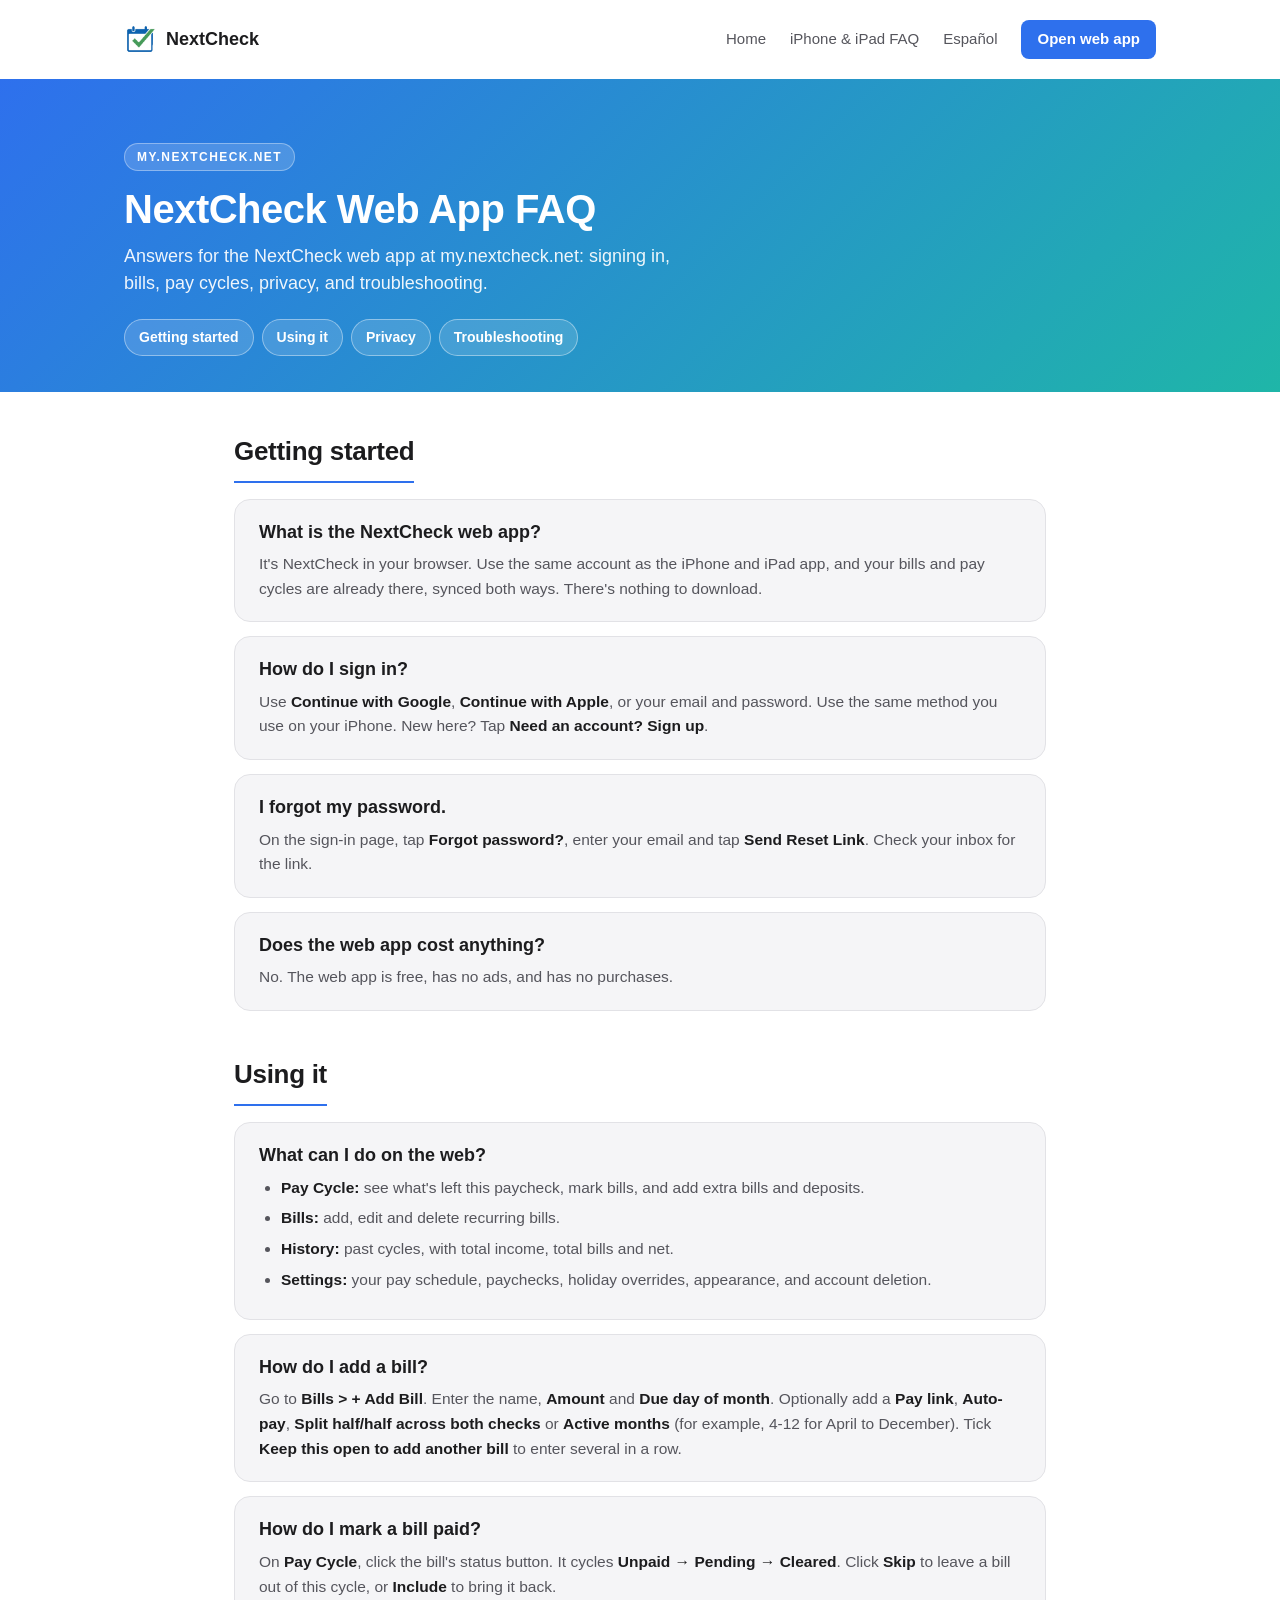
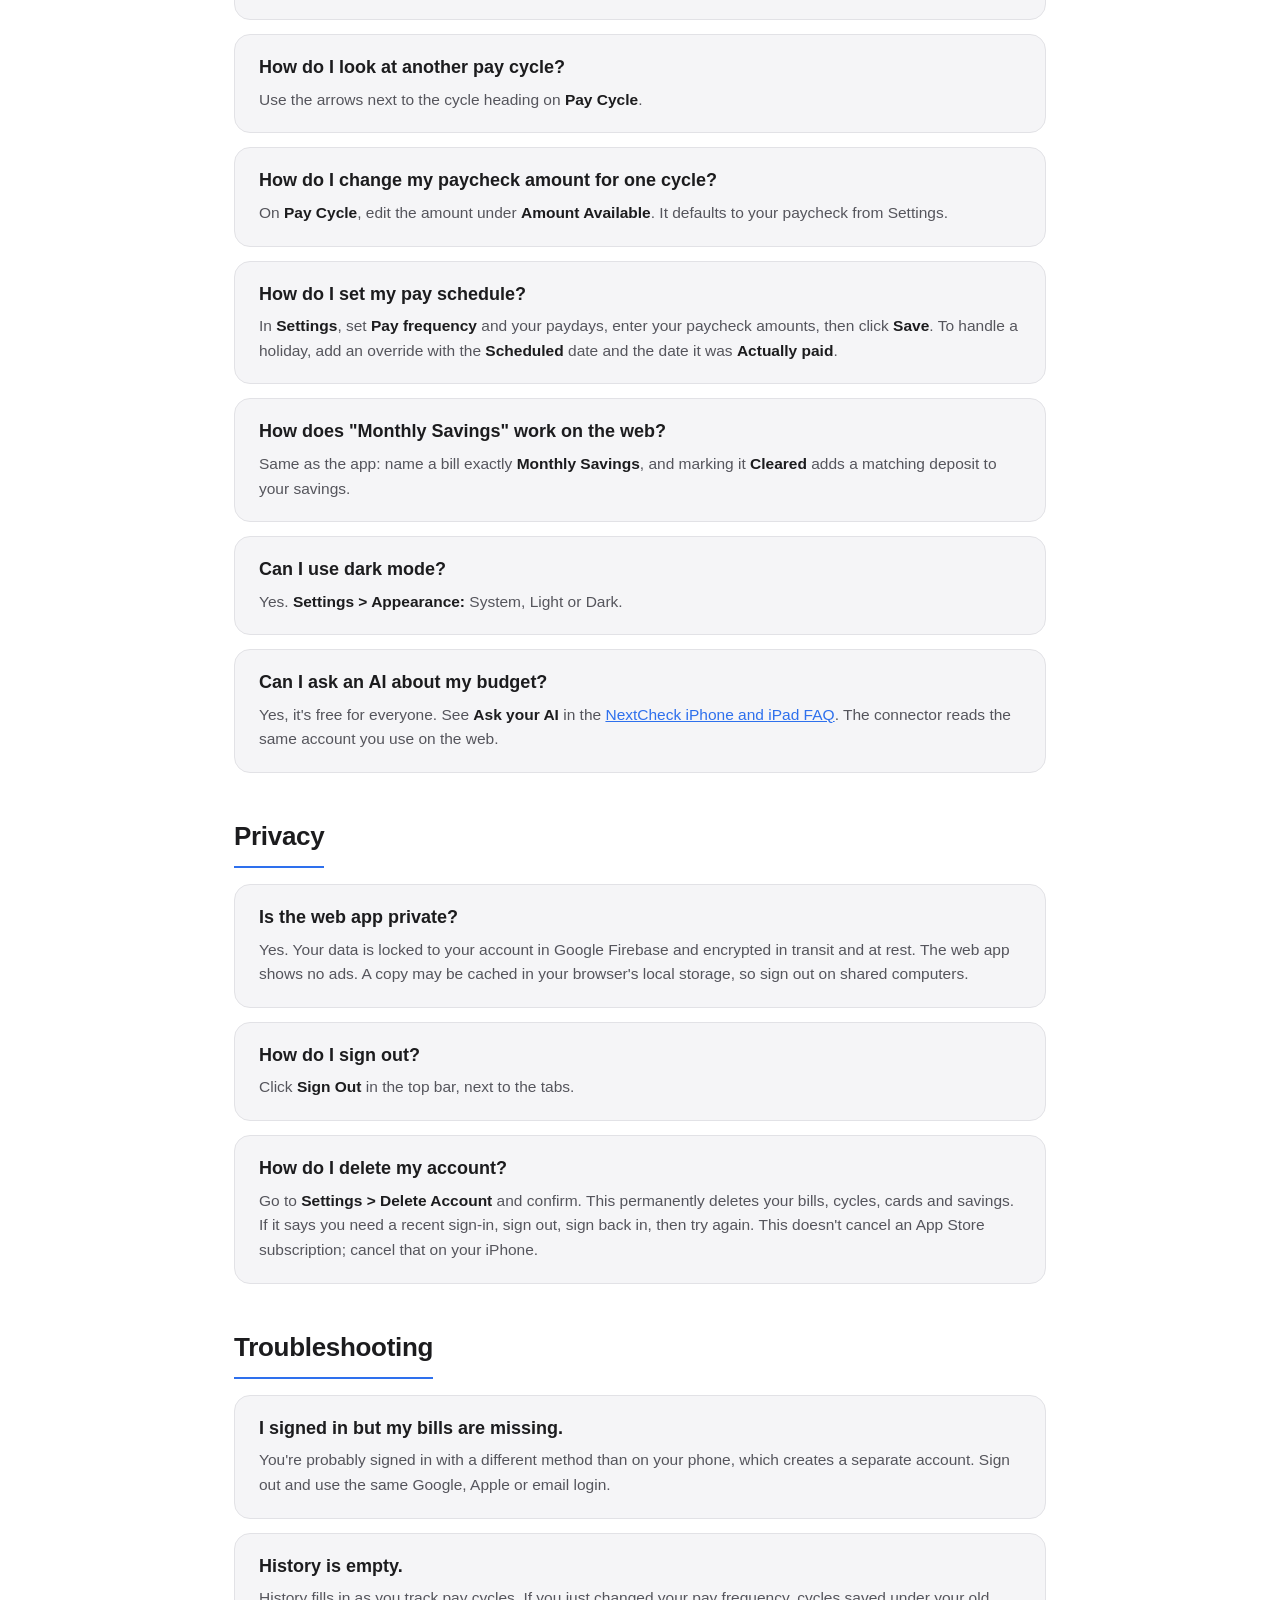
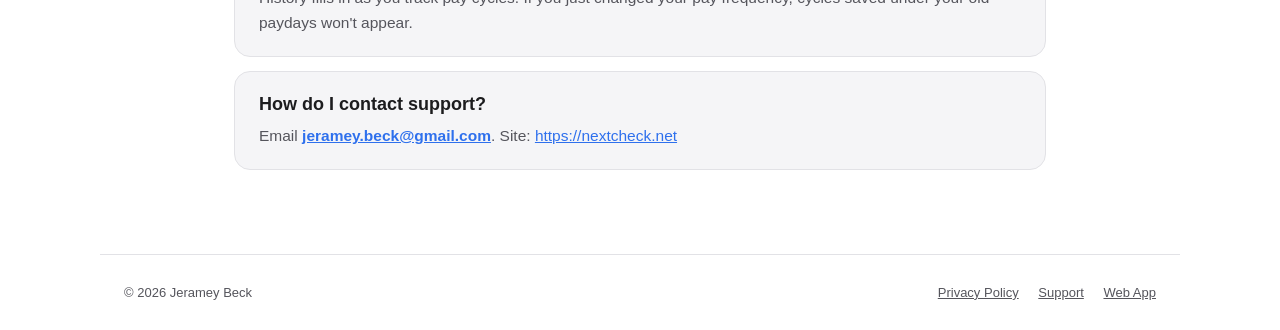
<file: web-faq/index.html>
<!doctype html>
<html lang="en">
<head>
  <meta charset="UTF-8" />
  <meta name="viewport" content="width=device-width, initial-scale=1.0" />
  <title>NextCheck Web App FAQ | NextCheck</title>
  <meta name="description" content="Frequently asked questions about the NextCheck web app at my.nextcheck.net: signing in, bills, pay cycles, privacy and troubleshooting." />
  <link rel="canonical" href="https://nextcheck.net/web-faq/" />
  <link rel="alternate" hreflang="en" href="https://nextcheck.net/web-faq/" />
  <link rel="alternate" hreflang="es-MX" href="https://nextcheck.net/es/web-faq/" />
  <link rel="alternate" hreflang="x-default" href="https://nextcheck.net/web-faq/" />
  <meta name="theme-color" content="#2E70ED" />
  <link rel="icon" type="image/png" href="/assets/logo.png" />
  <meta property="og:type" content="website" />
  <meta property="og:site_name" content="NextCheck" />
  <meta property="og:title" content="NextCheck Web App FAQ | NextCheck" />
  <meta property="og:description" content="Frequently asked questions about the NextCheck web app at my.nextcheck.net: signing in, bills, pay cycles, privacy and troubleshooting." />
  <meta property="og:url" content="https://nextcheck.net/web-faq/" />
  <meta property="og:image" content="https://nextcheck.net/assets/og-card.png" />
  <meta name="twitter:card" content="summary_large_image" />
  <link rel="stylesheet" href="/assets/style.css" />
  <style>
    .site-header, .site-footer { padding-left: 24px; padding-right: 24px; }
    .faq-hero { padding-bottom: 0; }
    .faq-hero .wrap { padding-bottom: 36px; }
    .faq-hero h1 { font-size: 40px; line-height: 1.1; margin: 0 0 12px; letter-spacing: -0.5px; }
    .faq-hero p { font-size: 18px; opacity: .92; margin: 0 0 22px; max-width: 56ch; }
    .faq-hero .eyebrow { display:inline-block; font-size:12px; font-weight:700; letter-spacing:.12em; text-transform:uppercase; background:rgba(255,255,255,.16); border:1px solid rgba(255,255,255,.35); padding:4px 12px; border-radius:999px; margin-bottom:16px; }
    .chips { display:flex; flex-wrap:wrap; gap:8px; margin:0; padding:0; list-style:none; }
    .chips a { display:inline-block; padding:7px 14px; border-radius:999px; background:rgba(255,255,255,.14); border:1px solid rgba(255,255,255,.4); color:#fff; text-decoration:none; font-size:14px; font-weight:600; }
    .chips a:hover { background:rgba(255,255,255,.26); }
    .faq-main { padding-top: 40px; padding-bottom: 40px; max-width: 860px; }
    .faq-group { padding: 0; margin: 0 0 44px; scroll-margin-top: 16px; }
    .faq-group > h2 { font-size: 26px; margin: 0 0 16px; padding-bottom: 10px; border-bottom: 2px solid var(--brand-blue); display:inline-block; }
    .part-title { margin: 56px 0 6px; }
    .part-title h2 { font-size: 32px; }
    .part-title p { color: var(--text-secondary); margin: 0 0 24px; }
    .faq-item { border:1px solid var(--border); border-radius:16px; padding:20px 24px; background:var(--bg-soft); margin:0 0 14px; scroll-margin-top: 16px; }
    .faq-item:target { border-color: var(--brand-blue); box-shadow: 0 0 0 3px rgba(46,112,237,.25); }
    .faq-item h3 { margin:0 0 8px; font-size:18px; line-height:1.35; }
    .faq-item h3 a.anchor { color: var(--brand-teal); text-decoration:none; margin-left:8px; opacity:0; font-weight:400; }
    .faq-item h3:hover a.anchor, .faq-item h3 a.anchor:focus { opacity:1; }
    .faq-item p, .faq-item li { color: var(--text-secondary); font-size:15.5px; line-height:1.6; margin:0 0 10px; }
    .faq-item li { margin-bottom:6px; }
    .faq-item > :last-child { margin-bottom:0; }
    .faq-item ul, .faq-item ol { padding-left:22px; margin:0 0 10px; }
    .faq-item strong { color: var(--text); }
    .faq-item code { background: rgba(46,112,237,.12); padding:1px 6px; border-radius:6px; font-size:.9em; word-break: break-word; }
    .faq-item a { overflow-wrap:anywhere; }
    .back-note { color: var(--text-secondary); font-size:14px; margin-top: 8px; }
    @media (max-width: 760px) {
      .site-nav { gap: 14px; }
      .site-nav a:not(.nav-cta) { display: inline; font-size: 14px; }
      .faq-hero h1 { font-size: 30px; }
      .faq-hero p { font-size: 16px; }
      .faq-item { padding: 16px 18px; }
      .brand { font-size: 16px; }
    }
    @media (max-width: 460px) { .site-nav a.hide-sm { display:none; } }
  </style>
</head>
<body>

  <header class="wrap site-header">
    <a class="brand" href="/">
      <img src="/assets/logo.png" alt="" />
      NextCheck
    </a>
    <nav class="site-nav">
      <a class="hide-sm" href="/">Home</a>
      <a href="/faq/">iPhone &amp; iPad FAQ</a>
      <a class="lang" href="/es/web-faq/" hreflang="es-MX" lang="es-MX">Español</a>
      <a class="nav-cta" href="https://my.nextcheck.net">Open web app</a>
    </nav>
  </header>

  <div class="hero faq-hero">
    <div class="wrap">
      <span class="eyebrow">my.nextcheck.net</span>
      <h1>NextCheck Web App FAQ</h1>
      <p>Answers for the NextCheck web app at my.nextcheck.net: signing in, bills, pay cycles, privacy, and troubleshooting.</p>
      <ul class="chips" aria-label="Jump to a section"><li><a href="#getting-started">Getting started</a></li><li><a href="#using-it">Using it</a></li><li><a href="#privacy">Privacy</a></li><li><a href="#troubleshooting">Troubleshooting</a></li></ul>
    </div>
  </div>

  <main class="wrap faq-main">

<div class="faq-group" id="getting-started"><h2>Getting started</h2>
<article class="faq-item" id="what-is-the-nextcheck-web-app"><h3>What is the NextCheck web app?<a class="anchor" href="#what-is-the-nextcheck-web-app" aria-label="Link to this question">#</a></h3>
<p>It's NextCheck in your browser. Use the same account as the iPhone and iPad app, and your bills and pay cycles are already there, synced both ways. There's nothing to download.</p>
</article>
<article class="faq-item" id="how-do-i-sign-in"><h3>How do I sign in?<a class="anchor" href="#how-do-i-sign-in" aria-label="Link to this question">#</a></h3>
<p>Use <strong>Continue with Google</strong>, <strong>Continue with Apple</strong>, or your email and password. Use the same method you use on your iPhone. New here? Tap <strong>Need an account? Sign up</strong>.</p>
</article>
<article class="faq-item" id="i-forgot-my-password"><h3>I forgot my password.<a class="anchor" href="#i-forgot-my-password" aria-label="Link to this question">#</a></h3>
<p>On the sign-in page, tap <strong>Forgot password?</strong>, enter your email and tap <strong>Send Reset Link</strong>. Check your inbox for the link.</p>
</article>
<article class="faq-item" id="does-the-web-app-cost-anything"><h3>Does the web app cost anything?<a class="anchor" href="#does-the-web-app-cost-anything" aria-label="Link to this question">#</a></h3>
<p>No. The web app is free, has no ads, and has no purchases.</p>
</article></div>
<div class="faq-group" id="using-it"><h2>Using it</h2>
<article class="faq-item" id="what-can-i-do-on-the-web"><h3>What can I do on the web?<a class="anchor" href="#what-can-i-do-on-the-web" aria-label="Link to this question">#</a></h3>
<ul>
<li><strong>Pay Cycle:</strong> see what's left this paycheck, mark bills, and add extra bills and deposits.</li>
<li><strong>Bills:</strong> add, edit and delete recurring bills.</li>
<li><strong>History:</strong> past cycles, with total income, total bills and net.</li>
<li><strong>Settings:</strong> your pay schedule, paychecks, holiday overrides, appearance, and account deletion.</li>
</ul>
</article>
<article class="faq-item" id="how-do-i-add-a-bill"><h3>How do I add a bill?<a class="anchor" href="#how-do-i-add-a-bill" aria-label="Link to this question">#</a></h3>
<p>Go to <strong>Bills &gt; + Add Bill</strong>. Enter the name, <strong>Amount</strong> and <strong>Due day of month</strong>. Optionally add a <strong>Pay link</strong>, <strong>Auto-pay</strong>, <strong>Split half/half across both checks</strong> or <strong>Active months</strong> (for example, 4-12 for April to December). Tick <strong>Keep this open to add another bill</strong> to enter several in a row.</p>
</article>
<article class="faq-item" id="how-do-i-mark-a-bill-paid"><h3>How do I mark a bill paid?<a class="anchor" href="#how-do-i-mark-a-bill-paid" aria-label="Link to this question">#</a></h3>
<p>On <strong>Pay Cycle</strong>, click the bill's status button. It cycles <strong>Unpaid → Pending → Cleared</strong>. Click <strong>Skip</strong> to leave a bill out of this cycle, or <strong>Include</strong> to bring it back.</p>
</article>
<article class="faq-item" id="how-do-i-look-at-another-pay-cycle"><h3>How do I look at another pay cycle?<a class="anchor" href="#how-do-i-look-at-another-pay-cycle" aria-label="Link to this question">#</a></h3>
<p>Use the arrows next to the cycle heading on <strong>Pay Cycle</strong>.</p>
</article>
<article class="faq-item" id="how-do-i-change-my-paycheck-amount-for-one-cycle"><h3>How do I change my paycheck amount for one cycle?<a class="anchor" href="#how-do-i-change-my-paycheck-amount-for-one-cycle" aria-label="Link to this question">#</a></h3>
<p>On <strong>Pay Cycle</strong>, edit the amount under <strong>Amount Available</strong>. It defaults to your paycheck from Settings.</p>
</article>
<article class="faq-item" id="how-do-i-set-my-pay-schedule"><h3>How do I set my pay schedule?<a class="anchor" href="#how-do-i-set-my-pay-schedule" aria-label="Link to this question">#</a></h3>
<p>In <strong>Settings</strong>, set <strong>Pay frequency</strong> and your paydays, enter your paycheck amounts, then click <strong>Save</strong>. To handle a holiday, add an override with the <strong>Scheduled</strong> date and the date it was <strong>Actually paid</strong>.</p>
</article>
<article class="faq-item" id="how-does-monthly-savings-work-on-the-web"><h3>How does "Monthly Savings" work on the web?<a class="anchor" href="#how-does-monthly-savings-work-on-the-web" aria-label="Link to this question">#</a></h3>
<p>Same as the app: name a bill exactly <strong>Monthly Savings</strong>, and marking it <strong>Cleared</strong> adds a matching deposit to your savings.</p>
</article>
<article class="faq-item" id="can-i-use-dark-mode"><h3>Can I use dark mode?<a class="anchor" href="#can-i-use-dark-mode" aria-label="Link to this question">#</a></h3>
<p>Yes. <strong>Settings &gt; Appearance:</strong> System, Light or Dark.</p>
</article>
<article class="faq-item" id="can-i-ask-an-ai-about-my-budget"><h3>Can I ask an AI about my budget?<a class="anchor" href="#can-i-ask-an-ai-about-my-budget" aria-label="Link to this question">#</a></h3>
<p>Yes, it's free for everyone. See <strong>Ask your AI</strong> in the <a href="/faq/#ai">NextCheck iPhone and iPad FAQ</a>. The connector reads the same account you use on the web.</p>
</article></div>
<div class="faq-group" id="privacy"><h2>Privacy</h2>
<article class="faq-item" id="is-the-web-app-private"><h3>Is the web app private?<a class="anchor" href="#is-the-web-app-private" aria-label="Link to this question">#</a></h3>
<p>Yes. Your data is locked to your account in Google Firebase and encrypted in transit and at rest. The web app shows no ads. A copy may be cached in your browser's local storage, so sign out on shared computers.</p>
</article>
<article class="faq-item" id="how-do-i-sign-out"><h3>How do I sign out?<a class="anchor" href="#how-do-i-sign-out" aria-label="Link to this question">#</a></h3>
<p>Click <strong>Sign Out</strong> in the top bar, next to the tabs.</p>
</article>
<article class="faq-item" id="how-do-i-delete-my-account"><h3>How do I delete my account?<a class="anchor" href="#how-do-i-delete-my-account" aria-label="Link to this question">#</a></h3>
<p>Go to <strong>Settings &gt; Delete Account</strong> and confirm. This permanently deletes your bills, cycles, cards and savings. If it says you need a recent sign-in, sign out, sign back in, then try again. This doesn't cancel an App Store subscription; cancel that on your iPhone.</p>
</article></div>
<div class="faq-group" id="troubleshooting"><h2>Troubleshooting</h2>
<article class="faq-item" id="i-signed-in-but-my-bills-are-missing"><h3>I signed in but my bills are missing.<a class="anchor" href="#i-signed-in-but-my-bills-are-missing" aria-label="Link to this question">#</a></h3>
<p>You're probably signed in with a different method than on your phone, which creates a separate account. Sign out and use the same Google, Apple or email login.</p>
</article>
<article class="faq-item" id="history-is-empty"><h3>History is empty.<a class="anchor" href="#history-is-empty" aria-label="Link to this question">#</a></h3>
<p>History fills in as you track pay cycles. If you just changed your pay frequency, cycles saved under your old paydays won't appear.</p>
</article>
<article class="faq-item" id="how-do-i-contact-support"><h3>How do I contact support?<a class="anchor" href="#how-do-i-contact-support" aria-label="Link to this question">#</a></h3>
<p>Email <strong><a href="mailto:jeramey.beck@gmail.com">jeramey.beck@gmail.com</a></strong>. Site: <a href="https://nextcheck.net">https://nextcheck.net</a></p>
</article></div>
  </main>

  <footer class="wrap site-footer">
    <span>&copy; 2026 Jeramey Beck</span>
    <div>
      <a href="/privacy-policy.html">Privacy Policy</a>
      <a href="/#support">Support</a>
      <a href="https://my.nextcheck.net">Web App</a>
    </div>
  </footer>
  <script>(function(){var a=document.querySelector('a.lang');if(a)a.addEventListener('click',function(){a.hash=location.hash;});})();</script>
</body>
</html>
</file>
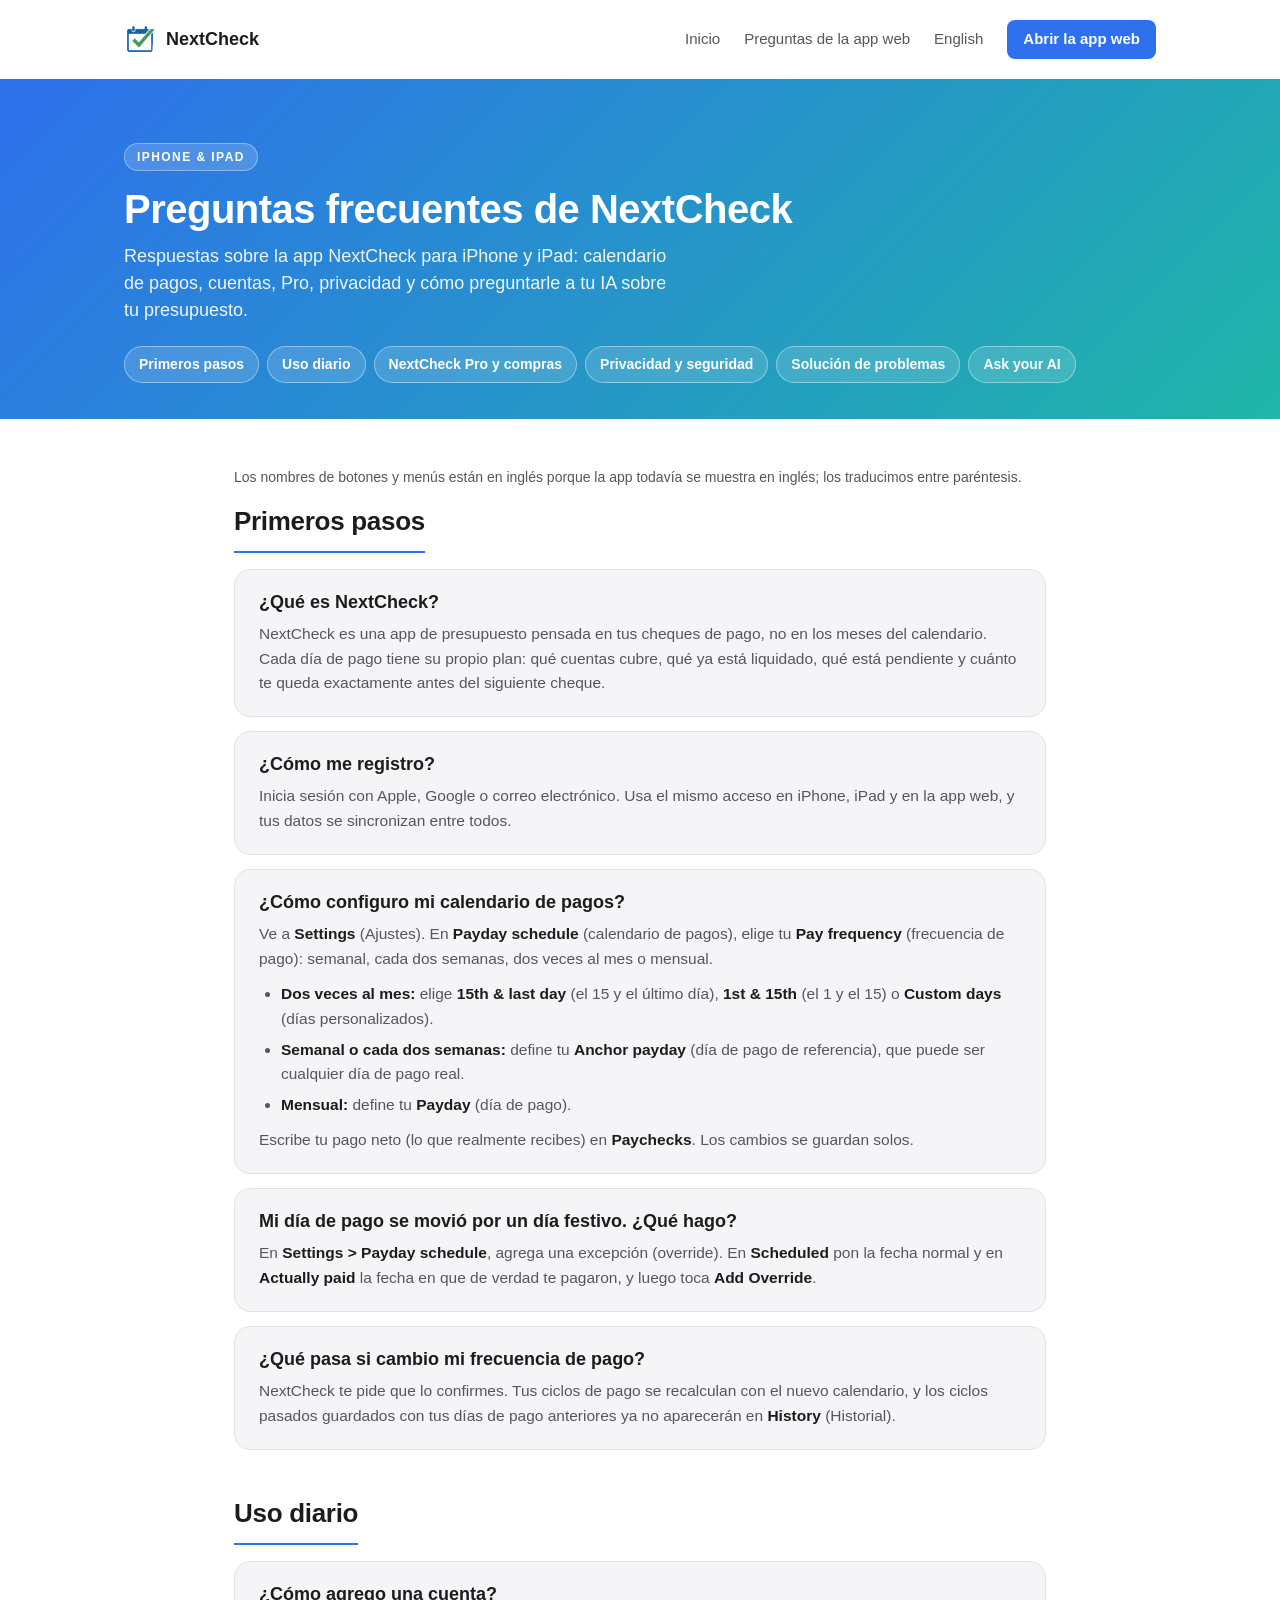
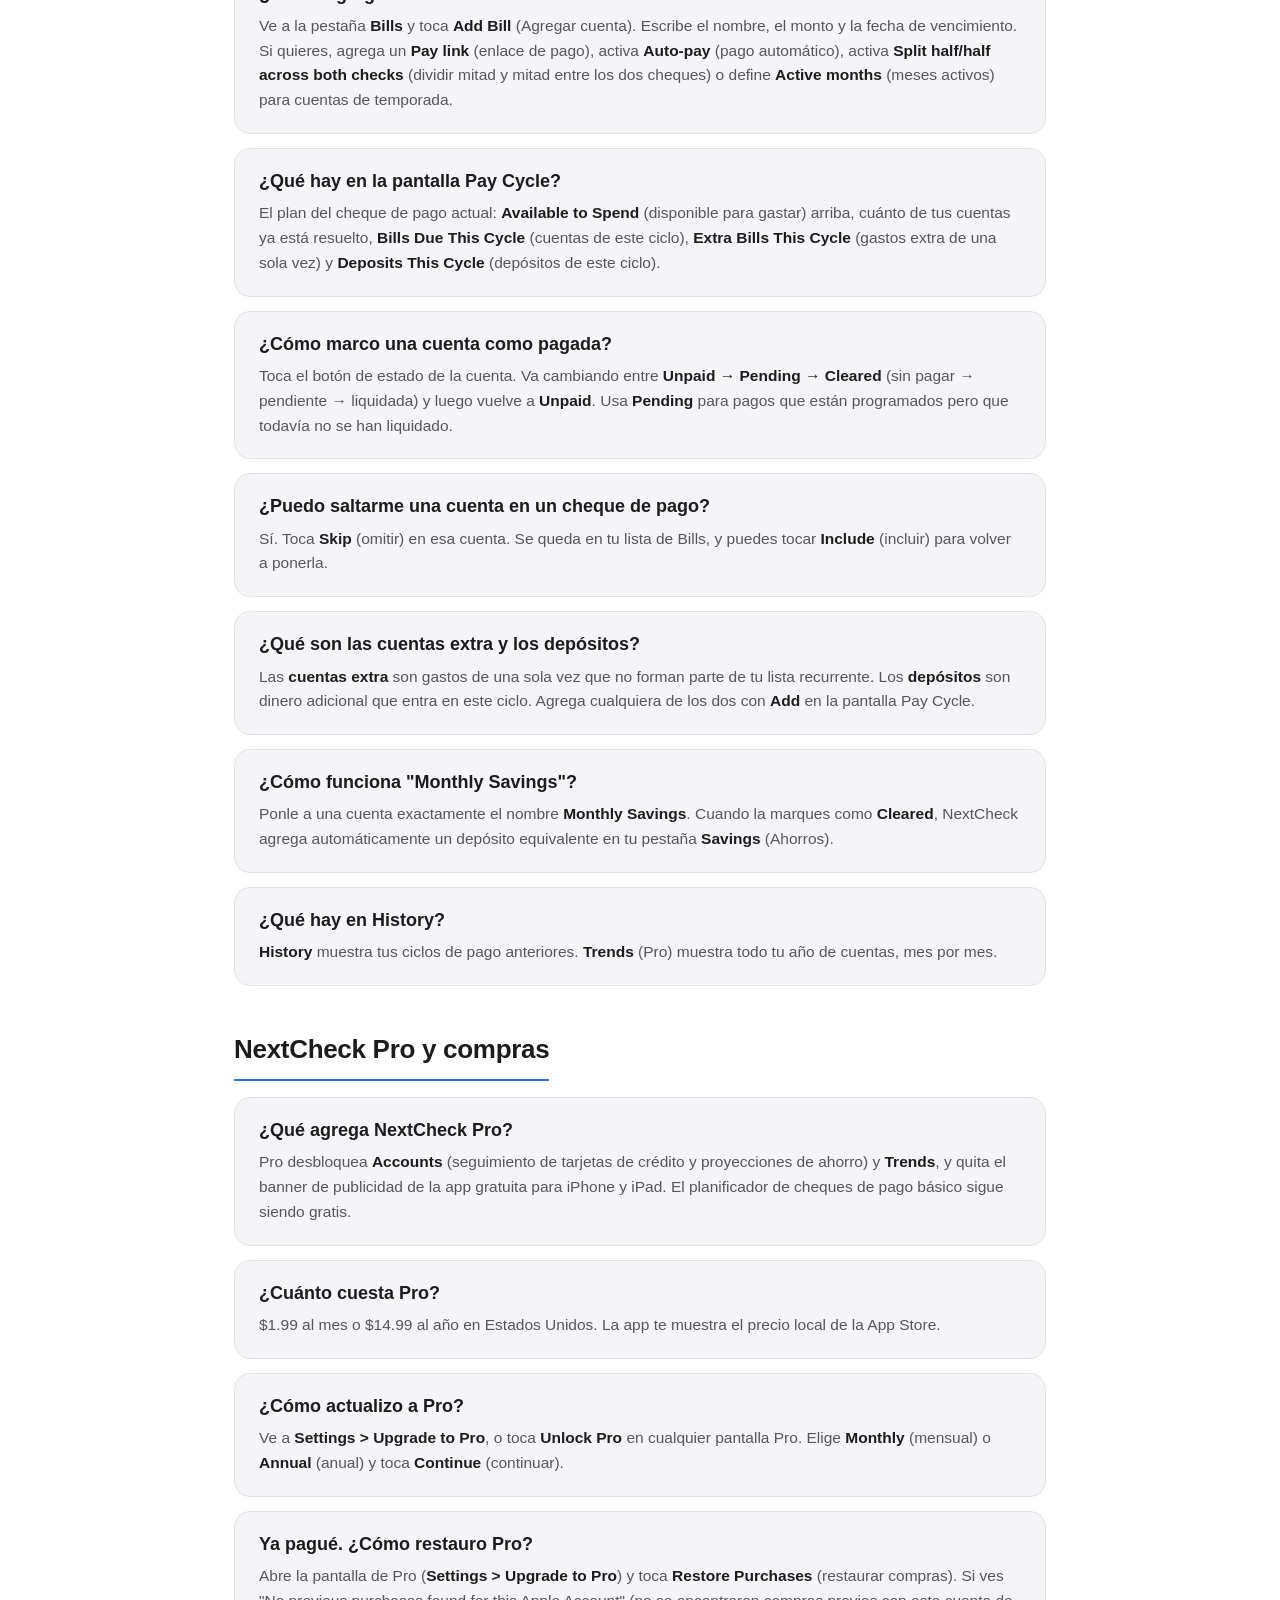
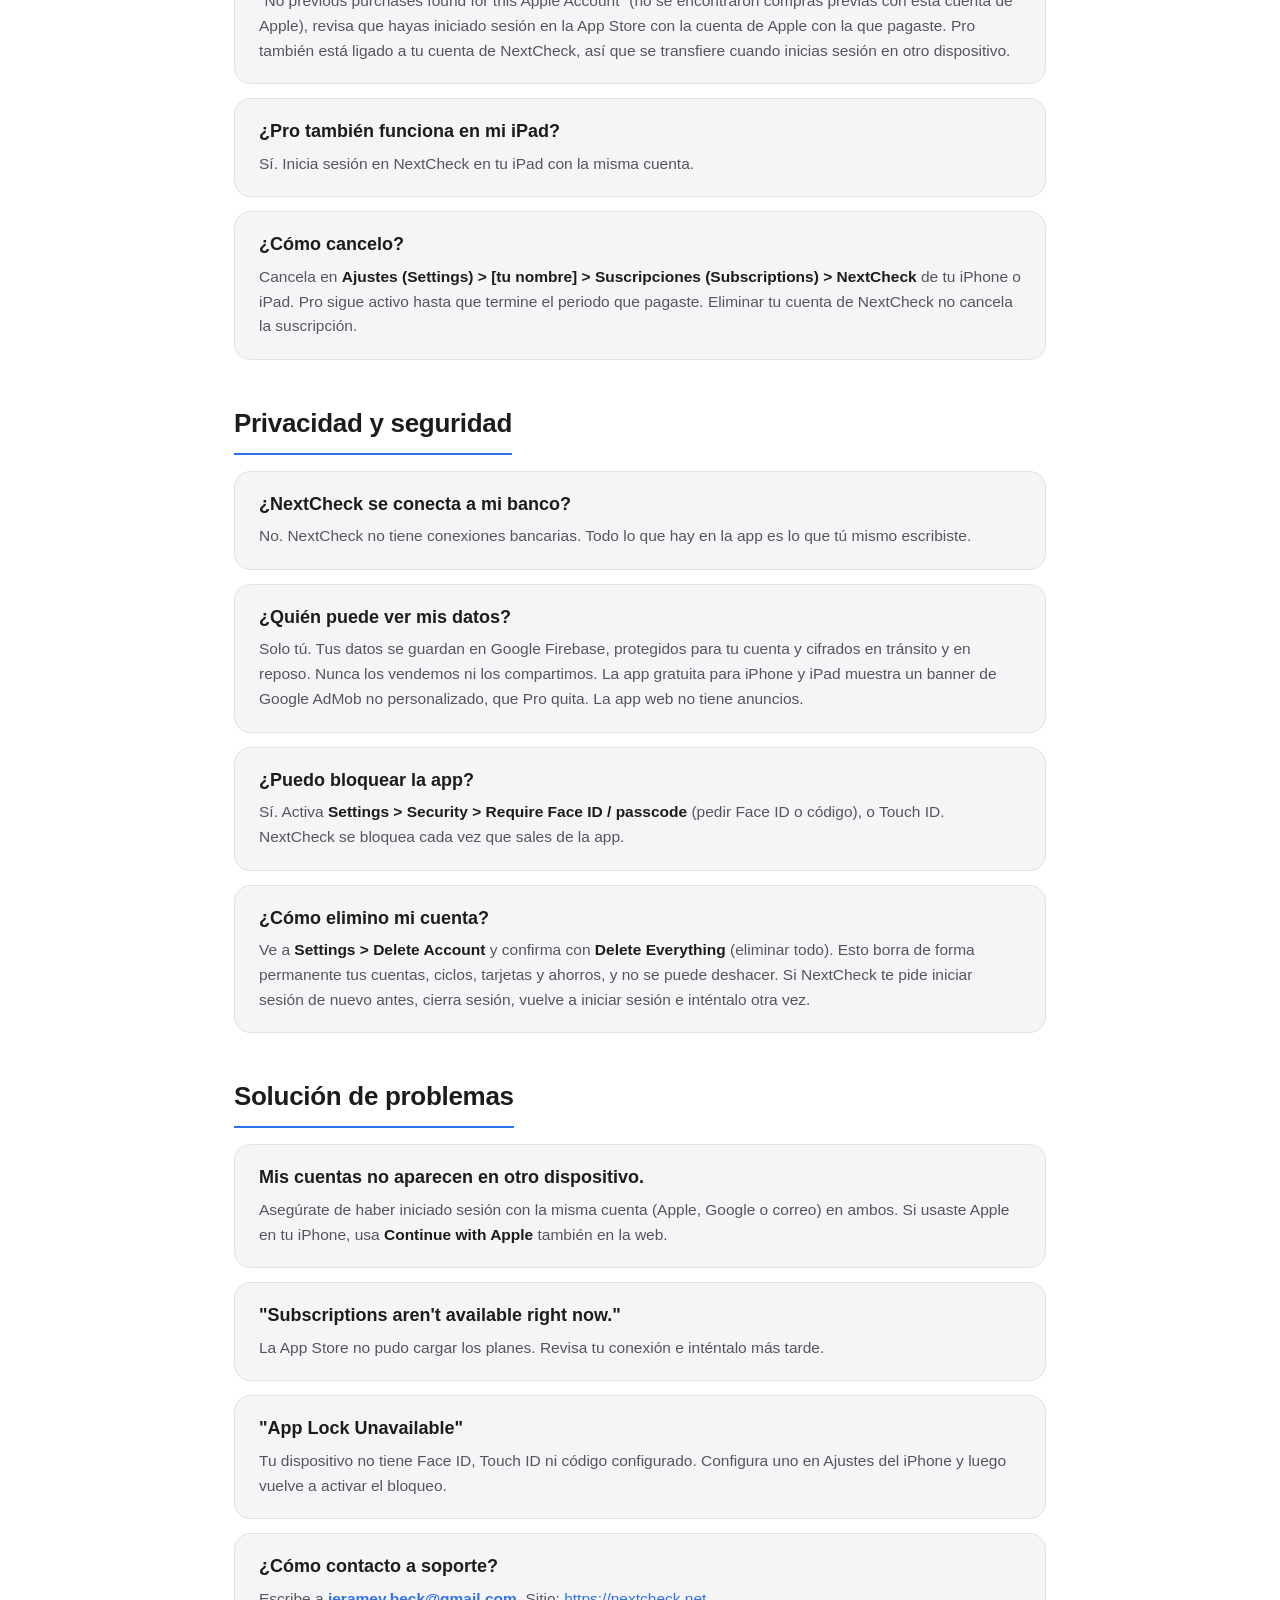
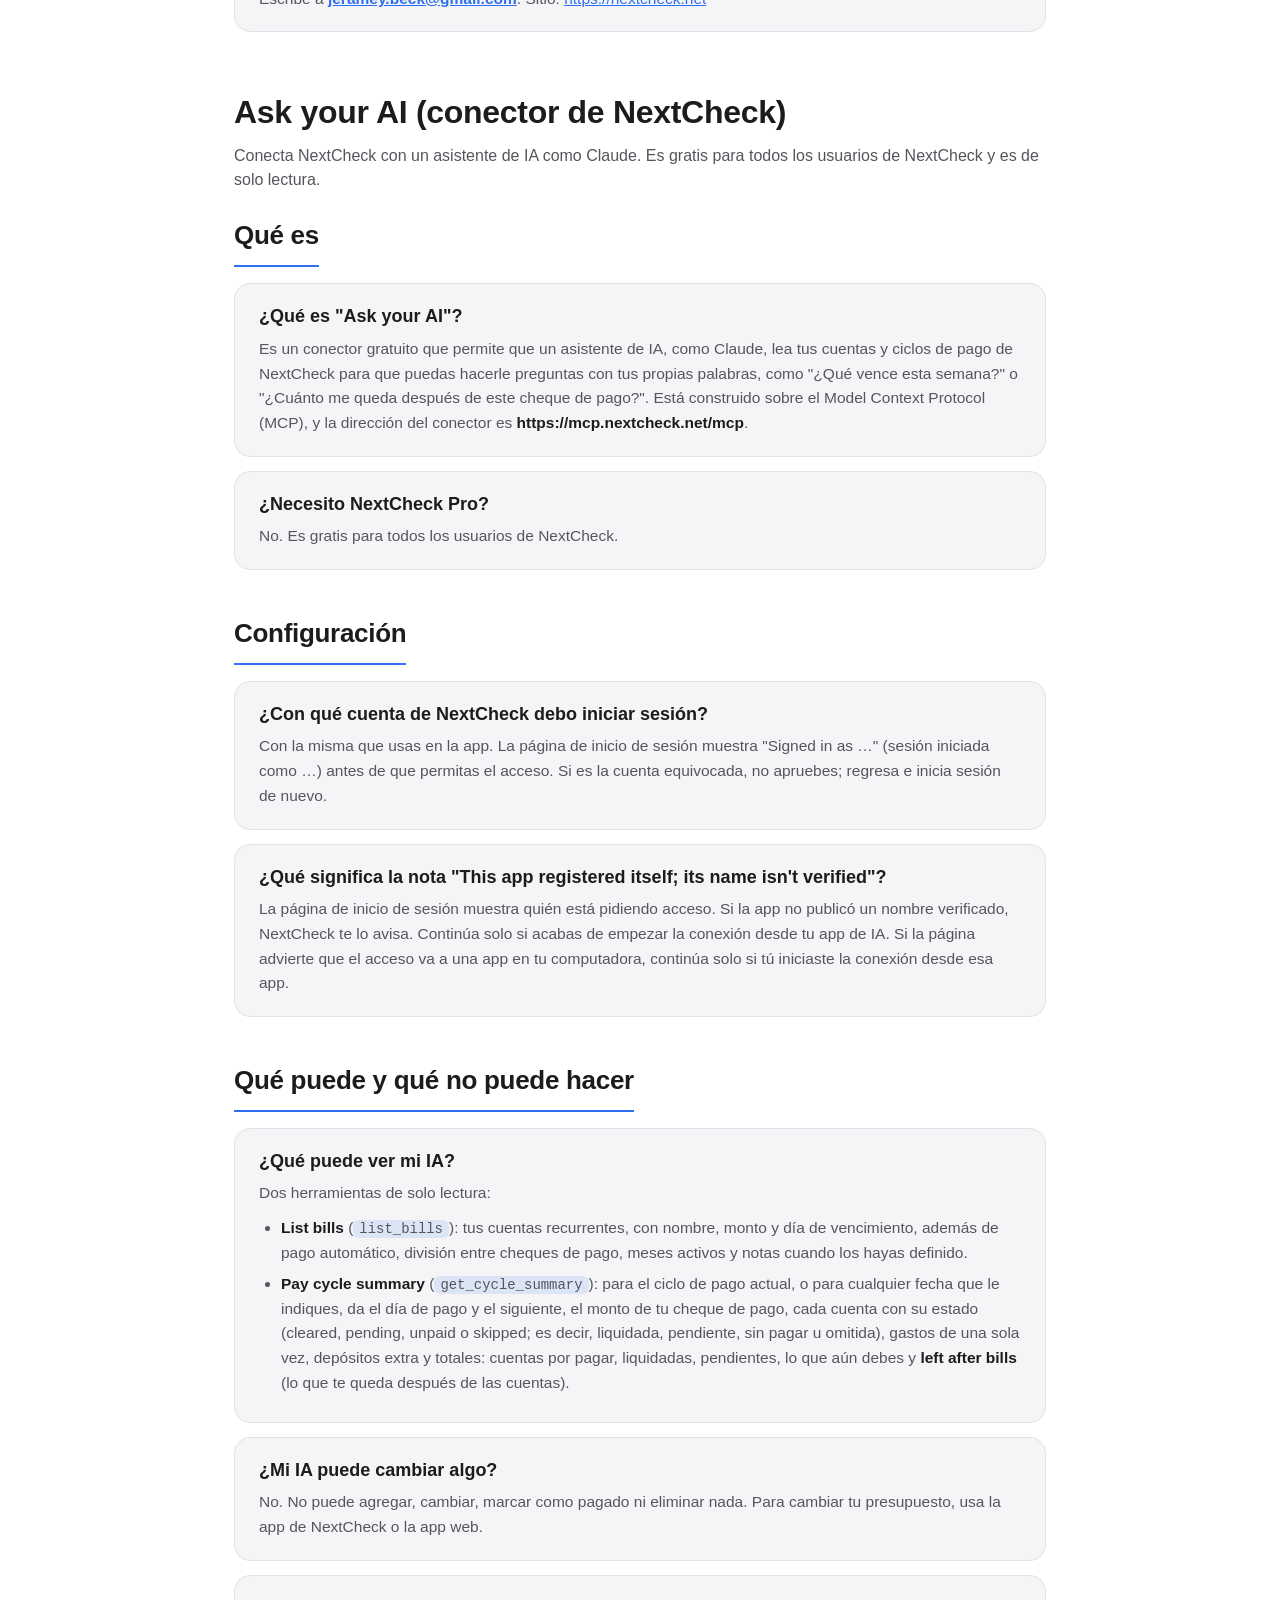
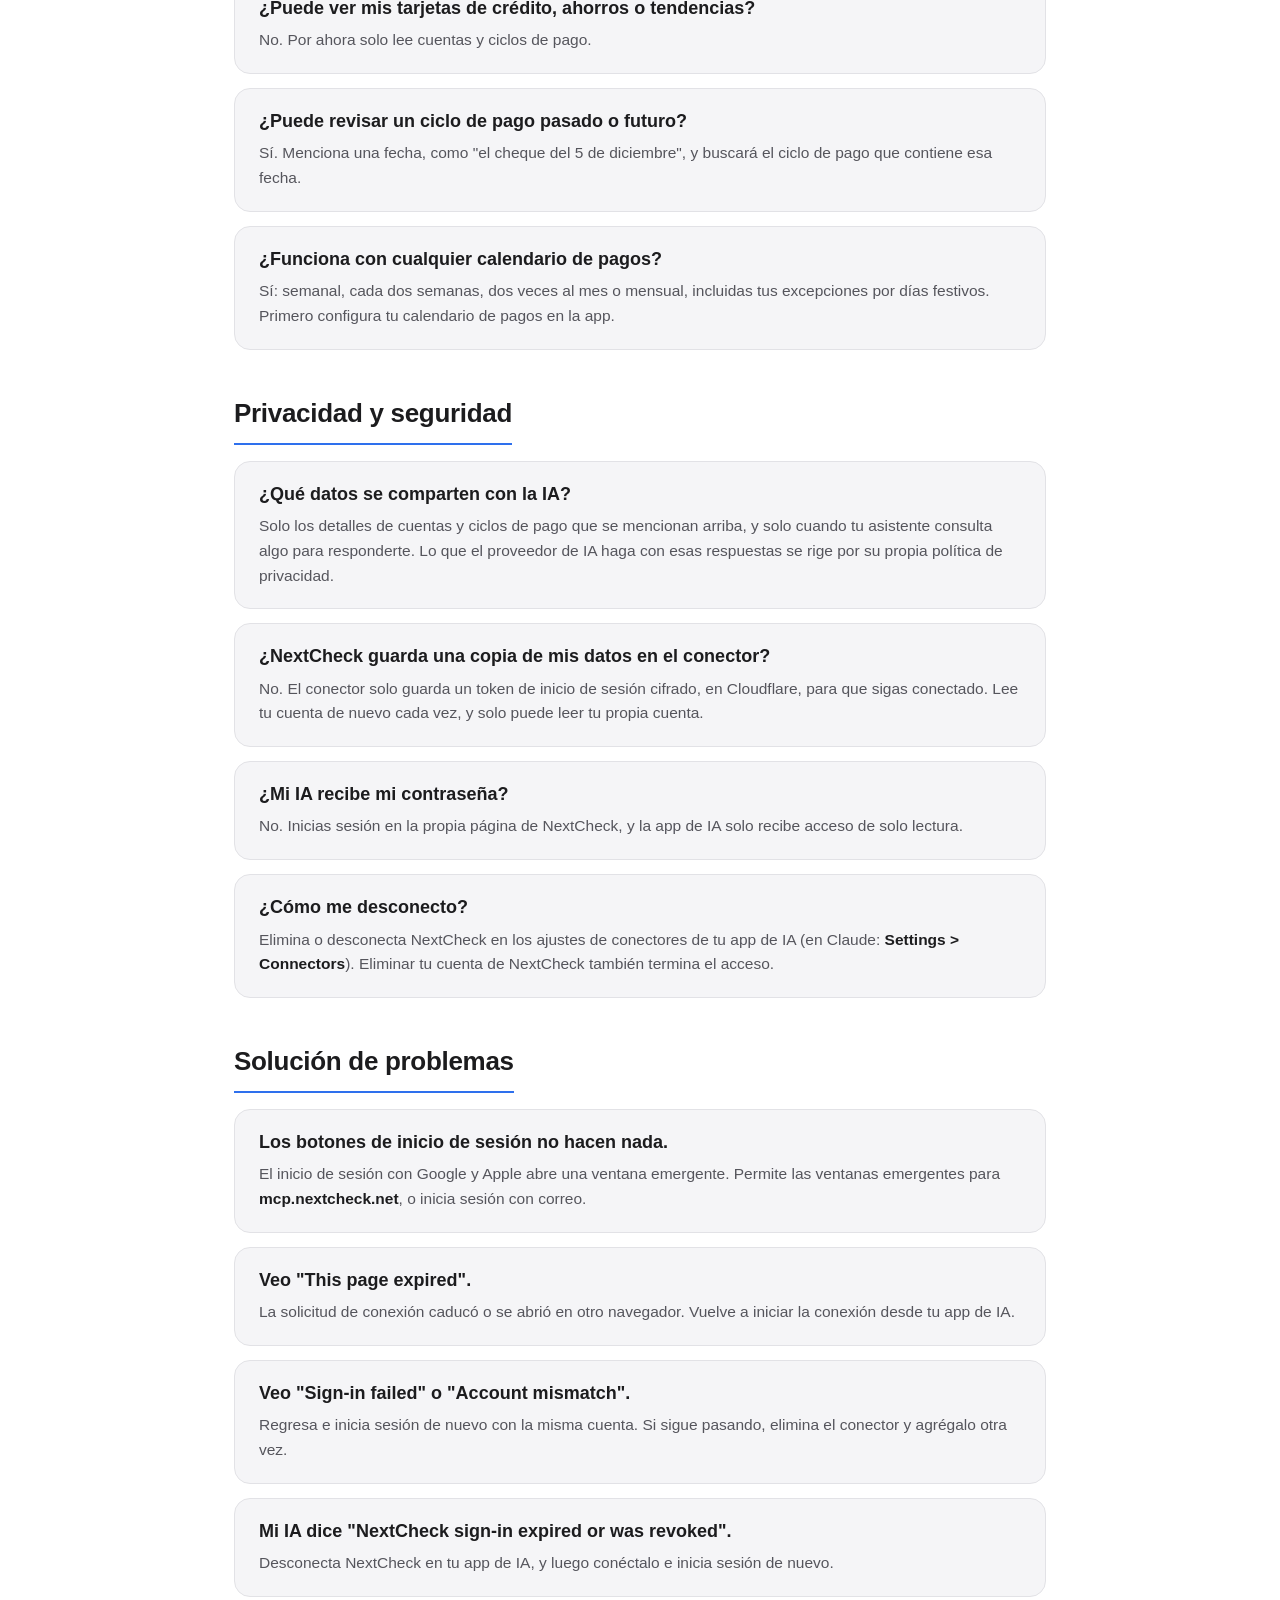
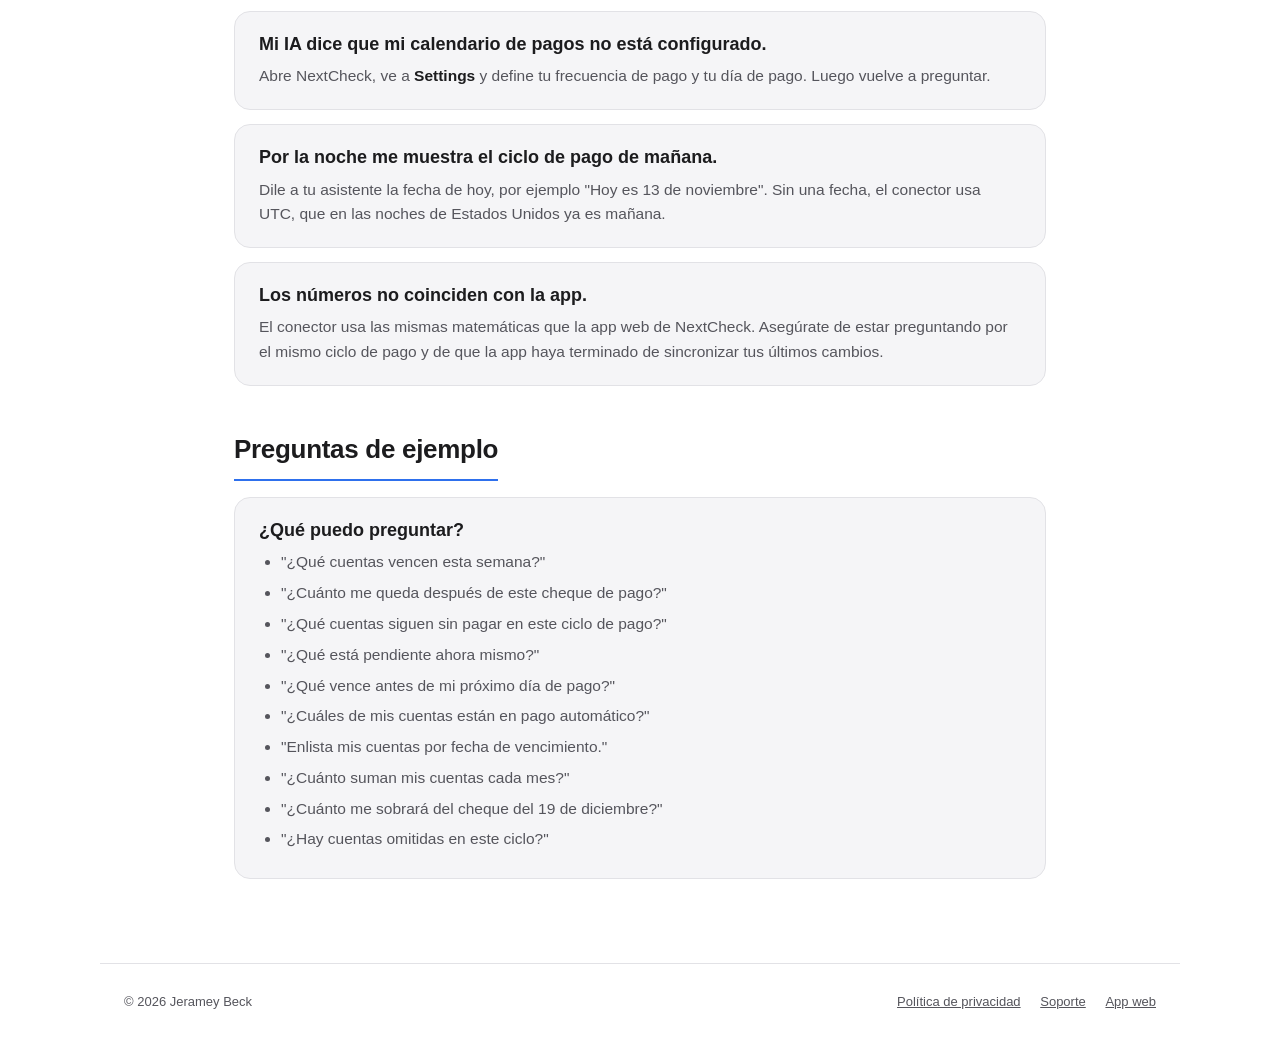
<file: es/faq/index.html>
<!doctype html>
<html lang="es-MX">
<head>
  <meta charset="UTF-8" />
  <meta name="viewport" content="width=device-width, initial-scale=1.0" />
  <title>Preguntas frecuentes de NextCheck para iPhone y iPad | NextCheck</title>
  <meta name="description" content="Preguntas frecuentes sobre NextCheck para iPhone y iPad: calendario de pagos, cuentas, NextCheck Pro, privacidad y el conector Ask your AI." />
  <link rel="canonical" href="https://nextcheck.net/es/faq/" />
  <link rel="alternate" hreflang="en" href="https://nextcheck.net/faq/" />
  <link rel="alternate" hreflang="es-MX" href="https://nextcheck.net/es/faq/" />
  <link rel="alternate" hreflang="x-default" href="https://nextcheck.net/faq/" />
  <meta name="theme-color" content="#2E70ED" />
  <link rel="icon" type="image/png" href="/assets/logo.png" />
  <meta property="og:type" content="website" />
  <meta property="og:site_name" content="NextCheck" />
  <meta property="og:title" content="Preguntas frecuentes de NextCheck para iPhone y iPad | NextCheck" />
  <meta property="og:description" content="Preguntas frecuentes sobre NextCheck para iPhone y iPad: calendario de pagos, cuentas, NextCheck Pro, privacidad y el conector Ask your AI." />
  <meta property="og:url" content="https://nextcheck.net/es/faq/" />
  <meta property="og:image" content="https://nextcheck.net/assets/og-card.png" />
  <meta name="twitter:card" content="summary_large_image" />
  <link rel="stylesheet" href="/assets/style.css" />
  <style>
    .site-header, .site-footer { padding-left: 24px; padding-right: 24px; }
    .faq-hero { padding-bottom: 0; }
    .faq-hero .wrap { padding-bottom: 36px; }
    .faq-hero h1 { font-size: 40px; line-height: 1.1; margin: 0 0 12px; letter-spacing: -0.5px; }
    .faq-hero p { font-size: 18px; opacity: .92; margin: 0 0 22px; max-width: 56ch; }
    .faq-hero .eyebrow { display:inline-block; font-size:12px; font-weight:700; letter-spacing:.12em; text-transform:uppercase; background:rgba(255,255,255,.16); border:1px solid rgba(255,255,255,.35); padding:4px 12px; border-radius:999px; margin-bottom:16px; }
    .chips { display:flex; flex-wrap:wrap; gap:8px; margin:0; padding:0; list-style:none; }
    .chips a { display:inline-block; padding:7px 14px; border-radius:999px; background:rgba(255,255,255,.14); border:1px solid rgba(255,255,255,.4); color:#fff; text-decoration:none; font-size:14px; font-weight:600; }
    .chips a:hover { background:rgba(255,255,255,.26); }
    .faq-main { padding-top: 40px; padding-bottom: 40px; max-width: 860px; }
    .faq-group { padding: 0; margin: 0 0 44px; scroll-margin-top: 16px; }
    .faq-group > h2 { font-size: 26px; margin: 0 0 16px; padding-bottom: 10px; border-bottom: 2px solid var(--brand-blue); display:inline-block; }
    .part-title { margin: 56px 0 6px; }
    .part-title h2 { font-size: 32px; }
    .part-title p { color: var(--text-secondary); margin: 0 0 24px; }
    .faq-item { border:1px solid var(--border); border-radius:16px; padding:20px 24px; background:var(--bg-soft); margin:0 0 14px; scroll-margin-top: 16px; }
    .faq-item:target { border-color: var(--brand-blue); box-shadow: 0 0 0 3px rgba(46,112,237,.25); }
    .faq-item h3 { margin:0 0 8px; font-size:18px; line-height:1.35; }
    .faq-item h3 a.anchor { color: var(--brand-teal); text-decoration:none; margin-left:8px; opacity:0; font-weight:400; }
    .faq-item h3:hover a.anchor, .faq-item h3 a.anchor:focus { opacity:1; }
    .faq-item p, .faq-item li { color: var(--text-secondary); font-size:15.5px; line-height:1.6; margin:0 0 10px; }
    .faq-item li { margin-bottom:6px; }
    .faq-item > :last-child { margin-bottom:0; }
    .faq-item ul, .faq-item ol { padding-left:22px; margin:0 0 10px; }
    .faq-item strong { color: var(--text); }
    .faq-item code { background: rgba(46,112,237,.12); padding:1px 6px; border-radius:6px; font-size:.9em; word-break: break-word; }
    .faq-item a { overflow-wrap:anywhere; }
    .back-note { color: var(--text-secondary); font-size:14px; margin-top: 8px; }
    @media (max-width: 760px) {
      .site-nav { gap: 14px; }
      .site-nav a:not(.nav-cta) { display: inline; font-size: 14px; }
      .faq-hero h1 { font-size: 30px; }
      .faq-hero p { font-size: 16px; }
      .faq-item { padding: 16px 18px; }
      .brand { font-size: 16px; }
    }
    @media (max-width: 460px) { .site-nav a.hide-sm { display:none; } }
  </style>
</head>
<body>

  <header class="wrap site-header">
    <a class="brand" href="/">
      <img src="/assets/logo.png" alt="" />
      NextCheck
    </a>
    <nav class="site-nav">
      <a class="hide-sm" href="/">Inicio</a>
      <a href="/es/web-faq/">Preguntas de la app web</a>
      <a class="lang" href="/faq/" hreflang="en" lang="en">English</a>
      <a class="nav-cta" href="https://my.nextcheck.net">Abrir la app web</a>
    </nav>
  </header>

  <div class="hero faq-hero">
    <div class="wrap">
      <span class="eyebrow">iPhone &amp; iPad</span>
      <h1>Preguntas frecuentes de NextCheck</h1>
      <p>Respuestas sobre la app NextCheck para iPhone y iPad: calendario de pagos, cuentas, Pro, privacidad y cómo preguntarle a tu IA sobre tu presupuesto.</p>
      <ul class="chips" aria-label="Ir a una sección"><li><a href="#getting-started">Primeros pasos</a></li><li><a href="#everyday-use">Uso diario</a></li><li><a href="#nextcheck-pro-and-purchases">NextCheck Pro y compras</a></li><li><a href="#privacy-and-security">Privacidad y seguridad</a></li><li><a href="#troubleshooting">Solución de problemas</a></li><li><a href="#ai">Ask your AI</a></li></ul>
    </div>
  </div>

  <main class="wrap faq-main">
<p class="back-note">Los nombres de botones y menús están en inglés porque la app todavía se muestra en inglés; los traducimos entre paréntesis.</p>
<div class="faq-group" id="getting-started"><h2>Primeros pasos</h2>
<article class="faq-item" id="what-is-nextcheck"><h3>¿Qué es NextCheck?<a class="anchor" href="#what-is-nextcheck" aria-label="Enlace a esta pregunta">#</a></h3>
<p>NextCheck es una app de presupuesto pensada en tus cheques de pago, no en los meses del calendario. Cada día de pago tiene su propio plan: qué cuentas cubre, qué ya está liquidado, qué está pendiente y cuánto te queda exactamente antes del siguiente cheque.</p>
</article>
<article class="faq-item" id="how-do-i-sign-up"><h3>¿Cómo me registro?<a class="anchor" href="#how-do-i-sign-up" aria-label="Enlace a esta pregunta">#</a></h3>
<p>Inicia sesión con Apple, Google o correo electrónico. Usa el mismo acceso en iPhone, iPad y en la app web, y tus datos se sincronizan entre todos.</p>
</article>
<article class="faq-item" id="how-do-i-set-up-my-pay-schedule"><h3>¿Cómo configuro mi calendario de pagos?<a class="anchor" href="#how-do-i-set-up-my-pay-schedule" aria-label="Enlace a esta pregunta">#</a></h3>
<p>Ve a <strong>Settings</strong> (Ajustes). En <strong>Payday schedule</strong> (calendario de pagos), elige tu <strong>Pay frequency</strong> (frecuencia de pago): semanal, cada dos semanas, dos veces al mes o mensual.</p>
<ul>
<li><strong>Dos veces al mes:</strong> elige <strong>15th &amp; last day</strong> (el 15 y el último día), <strong>1st &amp; 15th</strong> (el 1 y el 15) o <strong>Custom days</strong> (días personalizados).</li>
<li><strong>Semanal o cada dos semanas:</strong> define tu <strong>Anchor payday</strong> (día de pago de referencia), que puede ser cualquier día de pago real.</li>
<li><strong>Mensual:</strong> define tu <strong>Payday</strong> (día de pago).</li>
</ul>
<p>Escribe tu pago neto (lo que realmente recibes) en <strong>Paychecks</strong>. Los cambios se guardan solos.</p>
</article>
<article class="faq-item" id="my-payday-moved-because-of-a-holiday-what-do-i-do"><h3>Mi día de pago se movió por un día festivo. ¿Qué hago?<a class="anchor" href="#my-payday-moved-because-of-a-holiday-what-do-i-do" aria-label="Enlace a esta pregunta">#</a></h3>
<p>En <strong>Settings &gt; Payday schedule</strong>, agrega una excepción (override). En <strong>Scheduled</strong> pon la fecha normal y en <strong>Actually paid</strong> la fecha en que de verdad te pagaron, y luego toca <strong>Add Override</strong>.</p>
</article>
<article class="faq-item" id="what-happens-if-i-change-my-pay-frequency"><h3>¿Qué pasa si cambio mi frecuencia de pago?<a class="anchor" href="#what-happens-if-i-change-my-pay-frequency" aria-label="Enlace a esta pregunta">#</a></h3>
<p>NextCheck te pide que lo confirmes. Tus ciclos de pago se recalculan con el nuevo calendario, y los ciclos pasados guardados con tus días de pago anteriores ya no aparecerán en <strong>History</strong> (Historial).</p>
</article></div>
<div class="faq-group" id="everyday-use"><h2>Uso diario</h2>
<article class="faq-item" id="how-do-i-add-a-bill"><h3>¿Cómo agrego una cuenta?<a class="anchor" href="#how-do-i-add-a-bill" aria-label="Enlace a esta pregunta">#</a></h3>
<p>Ve a la pestaña <strong>Bills</strong> y toca <strong>Add Bill</strong> (Agregar cuenta). Escribe el nombre, el monto y la fecha de vencimiento. Si quieres, agrega un <strong>Pay link</strong> (enlace de pago), activa <strong>Auto-pay</strong> (pago automático), activa <strong>Split half/half across both checks</strong> (dividir mitad y mitad entre los dos cheques) o define <strong>Active months</strong> (meses activos) para cuentas de temporada.</p>
</article>
<article class="faq-item" id="whats-on-the-pay-cycle-screen"><h3>¿Qué hay en la pantalla Pay Cycle?<a class="anchor" href="#whats-on-the-pay-cycle-screen" aria-label="Enlace a esta pregunta">#</a></h3>
<p>El plan del cheque de pago actual: <strong>Available to Spend</strong> (disponible para gastar) arriba, cuánto de tus cuentas ya está resuelto, <strong>Bills Due This Cycle</strong> (cuentas de este ciclo), <strong>Extra Bills This Cycle</strong> (gastos extra de una sola vez) y <strong>Deposits This Cycle</strong> (depósitos de este ciclo).</p>
</article>
<article class="faq-item" id="how-do-i-mark-a-bill-paid"><h3>¿Cómo marco una cuenta como pagada?<a class="anchor" href="#how-do-i-mark-a-bill-paid" aria-label="Enlace a esta pregunta">#</a></h3>
<p>Toca el botón de estado de la cuenta. Va cambiando entre <strong>Unpaid → Pending → Cleared</strong> (sin pagar → pendiente → liquidada) y luego vuelve a <strong>Unpaid</strong>. Usa <strong>Pending</strong> para pagos que están programados pero que todavía no se han liquidado.</p>
</article>
<article class="faq-item" id="can-i-skip-a-bill-for-one-paycheck"><h3>¿Puedo saltarme una cuenta en un cheque de pago?<a class="anchor" href="#can-i-skip-a-bill-for-one-paycheck" aria-label="Enlace a esta pregunta">#</a></h3>
<p>Sí. Toca <strong>Skip</strong> (omitir) en esa cuenta. Se queda en tu lista de Bills, y puedes tocar <strong>Include</strong> (incluir) para volver a ponerla.</p>
</article>
<article class="faq-item" id="what-are-extra-bills-and-deposits"><h3>¿Qué son las cuentas extra y los depósitos?<a class="anchor" href="#what-are-extra-bills-and-deposits" aria-label="Enlace a esta pregunta">#</a></h3>
<p>Las <strong>cuentas extra</strong> son gastos de una sola vez que no forman parte de tu lista recurrente. Los <strong>depósitos</strong> son dinero adicional que entra en este ciclo. Agrega cualquiera de los dos con <strong>Add</strong> en la pantalla Pay Cycle.</p>
</article>
<article class="faq-item" id="how-does-monthly-savings-work"><h3>¿Cómo funciona "Monthly Savings"?<a class="anchor" href="#how-does-monthly-savings-work" aria-label="Enlace a esta pregunta">#</a></h3>
<p>Ponle a una cuenta exactamente el nombre <strong>Monthly Savings</strong>. Cuando la marques como <strong>Cleared</strong>, NextCheck agrega automáticamente un depósito equivalente en tu pestaña <strong>Savings</strong> (Ahorros).</p>
</article>
<article class="faq-item" id="whats-in-history"><h3>¿Qué hay en History?<a class="anchor" href="#whats-in-history" aria-label="Enlace a esta pregunta">#</a></h3>
<p><strong>History</strong> muestra tus ciclos de pago anteriores. <strong>Trends</strong> (Pro) muestra todo tu año de cuentas, mes por mes.</p>
</article></div>
<div class="faq-group" id="nextcheck-pro-and-purchases"><h2>NextCheck Pro y compras</h2>
<article class="faq-item" id="what-does-nextcheck-pro-add"><h3>¿Qué agrega NextCheck Pro?<a class="anchor" href="#what-does-nextcheck-pro-add" aria-label="Enlace a esta pregunta">#</a></h3>
<p>Pro desbloquea <strong>Accounts</strong> (seguimiento de tarjetas de crédito y proyecciones de ahorro) y <strong>Trends</strong>, y quita el banner de publicidad de la app gratuita para iPhone y iPad. El planificador de cheques de pago básico sigue siendo gratis.</p>
</article>
<article class="faq-item" id="how-much-is-pro"><h3>¿Cuánto cuesta Pro?<a class="anchor" href="#how-much-is-pro" aria-label="Enlace a esta pregunta">#</a></h3>
<p>$1.99 al mes o $14.99 al año en Estados Unidos. La app te muestra el precio local de la App Store.</p>
</article>
<article class="faq-item" id="how-do-i-upgrade"><h3>¿Cómo actualizo a Pro?<a class="anchor" href="#how-do-i-upgrade" aria-label="Enlace a esta pregunta">#</a></h3>
<p>Ve a <strong>Settings &gt; Upgrade to Pro</strong>, o toca <strong>Unlock Pro</strong> en cualquier pantalla Pro. Elige <strong>Monthly</strong> (mensual) o <strong>Annual</strong> (anual) y toca <strong>Continue</strong> (continuar).</p>
</article>
<article class="faq-item" id="i-already-paid-how-do-i-restore-pro"><h3>Ya pagué. ¿Cómo restauro Pro?<a class="anchor" href="#i-already-paid-how-do-i-restore-pro" aria-label="Enlace a esta pregunta">#</a></h3>
<p>Abre la pantalla de Pro (<strong>Settings &gt; Upgrade to Pro</strong>) y toca <strong>Restore Purchases</strong> (restaurar compras). Si ves "No previous purchases found for this Apple Account" (no se encontraron compras previas con esta cuenta de Apple), revisa que hayas iniciado sesión en la App Store con la cuenta de Apple con la que pagaste. Pro también está ligado a tu cuenta de NextCheck, así que se transfiere cuando inicias sesión en otro dispositivo.</p>
</article>
<article class="faq-item" id="does-pro-work-on-my-ipad-too"><h3>¿Pro también funciona en mi iPad?<a class="anchor" href="#does-pro-work-on-my-ipad-too" aria-label="Enlace a esta pregunta">#</a></h3>
<p>Sí. Inicia sesión en NextCheck en tu iPad con la misma cuenta.</p>
</article>
<article class="faq-item" id="how-do-i-cancel"><h3>¿Cómo cancelo?<a class="anchor" href="#how-do-i-cancel" aria-label="Enlace a esta pregunta">#</a></h3>
<p>Cancela en <strong>Ajustes (Settings) &gt; [tu nombre] &gt; Suscripciones (Subscriptions) &gt; NextCheck</strong> de tu iPhone o iPad. Pro sigue activo hasta que termine el periodo que pagaste. Eliminar tu cuenta de NextCheck no cancela la suscripción.</p>
</article></div>
<div class="faq-group" id="privacy-and-security"><h2>Privacidad y seguridad</h2>
<article class="faq-item" id="does-nextcheck-connect-to-my-bank"><h3>¿NextCheck se conecta a mi banco?<a class="anchor" href="#does-nextcheck-connect-to-my-bank" aria-label="Enlace a esta pregunta">#</a></h3>
<p>No. NextCheck no tiene conexiones bancarias. Todo lo que hay en la app es lo que tú mismo escribiste.</p>
</article>
<article class="faq-item" id="who-can-see-my-data"><h3>¿Quién puede ver mis datos?<a class="anchor" href="#who-can-see-my-data" aria-label="Enlace a esta pregunta">#</a></h3>
<p>Solo tú. Tus datos se guardan en Google Firebase, protegidos para tu cuenta y cifrados en tránsito y en reposo. Nunca los vendemos ni los compartimos. La app gratuita para iPhone y iPad muestra un banner de Google AdMob no personalizado, que Pro quita. La app web no tiene anuncios.</p>
</article>
<article class="faq-item" id="can-i-lock-the-app"><h3>¿Puedo bloquear la app?<a class="anchor" href="#can-i-lock-the-app" aria-label="Enlace a esta pregunta">#</a></h3>
<p>Sí. Activa <strong>Settings &gt; Security &gt; Require Face ID / passcode</strong> (pedir Face ID o código), o Touch ID. NextCheck se bloquea cada vez que sales de la app.</p>
</article>
<article class="faq-item" id="how-do-i-delete-my-account"><h3>¿Cómo elimino mi cuenta?<a class="anchor" href="#how-do-i-delete-my-account" aria-label="Enlace a esta pregunta">#</a></h3>
<p>Ve a <strong>Settings &gt; Delete Account</strong> y confirma con <strong>Delete Everything</strong> (eliminar todo). Esto borra de forma permanente tus cuentas, ciclos, tarjetas y ahorros, y no se puede deshacer. Si NextCheck te pide iniciar sesión de nuevo antes, cierra sesión, vuelve a iniciar sesión e inténtalo otra vez.</p>
</article></div>
<div class="faq-group" id="troubleshooting"><h2>Solución de problemas</h2>
<article class="faq-item" id="my-bills-arent-showing-on-another-device"><h3>Mis cuentas no aparecen en otro dispositivo.<a class="anchor" href="#my-bills-arent-showing-on-another-device" aria-label="Enlace a esta pregunta">#</a></h3>
<p>Asegúrate de haber iniciado sesión con la misma cuenta (Apple, Google o correo) en ambos. Si usaste Apple en tu iPhone, usa <strong>Continue with Apple</strong> también en la web.</p>
</article>
<article class="faq-item" id="subscriptions-arent-available-right-now"><h3>"Subscriptions aren't available right now."<a class="anchor" href="#subscriptions-arent-available-right-now" aria-label="Enlace a esta pregunta">#</a></h3>
<p>La App Store no pudo cargar los planes. Revisa tu conexión e inténtalo más tarde.</p>
</article>
<article class="faq-item" id="app-lock-unavailable"><h3>"App Lock Unavailable"<a class="anchor" href="#app-lock-unavailable" aria-label="Enlace a esta pregunta">#</a></h3>
<p>Tu dispositivo no tiene Face ID, Touch ID ni código configurado. Configura uno en Ajustes del iPhone y luego vuelve a activar el bloqueo.</p>
</article>
<article class="faq-item" id="how-do-i-contact-support"><h3>¿Cómo contacto a soporte?<a class="anchor" href="#how-do-i-contact-support" aria-label="Enlace a esta pregunta">#</a></h3>
<p>Escribe a <strong><a href="mailto:jeramey.beck@gmail.com">jeramey.beck@gmail.com</a></strong>. Sitio: <a href="https://nextcheck.net">https://nextcheck.net</a></p>
</article></div>
<div class="part-title" id="ai"><h2>Ask your AI (conector de NextCheck)</h2><p>Conecta NextCheck con un asistente de IA como Claude. Es gratis para todos los usuarios de NextCheck y es de solo lectura.</p></div>
<div class="faq-group" id="ai-what-it-is"><h2>Qué es</h2>
<article class="faq-item" id="what-is-ask-your-ai"><h3>¿Qué es "Ask your AI"?<a class="anchor" href="#what-is-ask-your-ai" aria-label="Enlace a esta pregunta">#</a></h3>
<p>Es un conector gratuito que permite que un asistente de IA, como Claude, lea tus cuentas y ciclos de pago de NextCheck para que puedas hacerle preguntas con tus propias palabras, como "¿Qué vence esta semana?" o "¿Cuánto me queda después de este cheque de pago?". Está construido sobre el Model Context Protocol (MCP), y la dirección del conector es <strong>https://mcp.nextcheck.net/mcp</strong>.</p>
</article>
<article class="faq-item" id="do-i-need-nextcheck-pro"><h3>¿Necesito NextCheck Pro?<a class="anchor" href="#do-i-need-nextcheck-pro" aria-label="Enlace a esta pregunta">#</a></h3>
<p>No. Es gratis para todos los usuarios de NextCheck.</p>
</article></div>
<div class="faq-group" id="ai-setting-it-up"><h2>Configuración</h2>
<article class="faq-item" id="which-nextcheck-account-should-i-sign-in-with"><h3>¿Con qué cuenta de NextCheck debo iniciar sesión?<a class="anchor" href="#which-nextcheck-account-should-i-sign-in-with" aria-label="Enlace a esta pregunta">#</a></h3>
<p>Con la misma que usas en la app. La página de inicio de sesión muestra "Signed in as …" (sesión iniciada como …) antes de que permitas el acceso. Si es la cuenta equivocada, no apruebes; regresa e inicia sesión de nuevo.</p>
</article>
<article class="faq-item" id="what-does-the-this-app-registered-itself-its-name-isnt-verified-note-m"><h3>¿Qué significa la nota "This app registered itself; its name isn't verified"?<a class="anchor" href="#what-does-the-this-app-registered-itself-its-name-isnt-verified-note-m" aria-label="Enlace a esta pregunta">#</a></h3>
<p>La página de inicio de sesión muestra quién está pidiendo acceso. Si la app no publicó un nombre verificado, NextCheck te lo avisa. Continúa solo si acabas de empezar la conexión desde tu app de IA. Si la página advierte que el acceso va a una app en tu computadora, continúa solo si tú iniciaste la conexión desde esa app.</p>
</article></div>
<div class="faq-group" id="ai-what-it-can-and-cant-do"><h2>Qué puede y qué no puede hacer</h2>
<article class="faq-item" id="what-can-my-ai-see"><h3>¿Qué puede ver mi IA?<a class="anchor" href="#what-can-my-ai-see" aria-label="Enlace a esta pregunta">#</a></h3>
<p>Dos herramientas de solo lectura:</p>
<ul>
<li><strong>List bills</strong> (<code>list_bills</code>): tus cuentas recurrentes, con nombre, monto y día de vencimiento, además de pago automático, división entre cheques de pago, meses activos y notas cuando los hayas definido.</li>
<li><strong>Pay cycle summary</strong> (<code>get_cycle_summary</code>): para el ciclo de pago actual, o para cualquier fecha que le indiques, da el día de pago y el siguiente, el monto de tu cheque de pago, cada cuenta con su estado (cleared, pending, unpaid o skipped; es decir, liquidada, pendiente, sin pagar u omitida), gastos de una sola vez, depósitos extra y totales: cuentas por pagar, liquidadas, pendientes, lo que aún debes y <strong>left after bills</strong> (lo que te queda después de las cuentas).</li>
</ul>
</article>
<article class="faq-item" id="can-my-ai-change-anything"><h3>¿Mi IA puede cambiar algo?<a class="anchor" href="#can-my-ai-change-anything" aria-label="Enlace a esta pregunta">#</a></h3>
<p>No. No puede agregar, cambiar, marcar como pagado ni eliminar nada. Para cambiar tu presupuesto, usa la app de NextCheck o la app web.</p>
</article>
<article class="faq-item" id="can-it-see-my-credit-cards-savings-or-trends"><h3>¿Puede ver mis tarjetas de crédito, ahorros o tendencias?<a class="anchor" href="#can-it-see-my-credit-cards-savings-or-trends" aria-label="Enlace a esta pregunta">#</a></h3>
<p>No. Por ahora solo lee cuentas y ciclos de pago.</p>
</article>
<article class="faq-item" id="can-it-look-at-a-past-or-future-pay-cycle"><h3>¿Puede revisar un ciclo de pago pasado o futuro?<a class="anchor" href="#can-it-look-at-a-past-or-future-pay-cycle" aria-label="Enlace a esta pregunta">#</a></h3>
<p>Sí. Menciona una fecha, como "el cheque del 5 de diciembre", y buscará el ciclo de pago que contiene esa fecha.</p>
</article>
<article class="faq-item" id="does-it-work-with-any-pay-schedule"><h3>¿Funciona con cualquier calendario de pagos?<a class="anchor" href="#does-it-work-with-any-pay-schedule" aria-label="Enlace a esta pregunta">#</a></h3>
<p>Sí: semanal, cada dos semanas, dos veces al mes o mensual, incluidas tus excepciones por días festivos. Primero configura tu calendario de pagos en la app.</p>
</article></div>
<div class="faq-group" id="ai-privacy-and-security"><h2>Privacidad y seguridad</h2>
<article class="faq-item" id="what-data-is-shared-with-the-ai"><h3>¿Qué datos se comparten con la IA?<a class="anchor" href="#what-data-is-shared-with-the-ai" aria-label="Enlace a esta pregunta">#</a></h3>
<p>Solo los detalles de cuentas y ciclos de pago que se mencionan arriba, y solo cuando tu asistente consulta algo para responderte. Lo que el proveedor de IA haga con esas respuestas se rige por su propia política de privacidad.</p>
</article>
<article class="faq-item" id="does-nextcheck-store-a-copy-of-my-data-on-the-connector"><h3>¿NextCheck guarda una copia de mis datos en el conector?<a class="anchor" href="#does-nextcheck-store-a-copy-of-my-data-on-the-connector" aria-label="Enlace a esta pregunta">#</a></h3>
<p>No. El conector solo guarda un token de inicio de sesión cifrado, en Cloudflare, para que sigas conectado. Lee tu cuenta de nuevo cada vez, y solo puede leer tu propia cuenta.</p>
</article>
<article class="faq-item" id="does-my-ai-get-my-password"><h3>¿Mi IA recibe mi contraseña?<a class="anchor" href="#does-my-ai-get-my-password" aria-label="Enlace a esta pregunta">#</a></h3>
<p>No. Inicias sesión en la propia página de NextCheck, y la app de IA solo recibe acceso de solo lectura.</p>
</article>
<article class="faq-item" id="how-do-i-disconnect"><h3>¿Cómo me desconecto?<a class="anchor" href="#how-do-i-disconnect" aria-label="Enlace a esta pregunta">#</a></h3>
<p>Elimina o desconecta NextCheck en los ajustes de conectores de tu app de IA (en Claude: <strong>Settings &gt; Connectors</strong>). Eliminar tu cuenta de NextCheck también termina el acceso.</p>
</article></div>
<div class="faq-group" id="ai-troubleshooting"><h2>Solución de problemas</h2>
<article class="faq-item" id="the-sign-in-buttons-dont-do-anything"><h3>Los botones de inicio de sesión no hacen nada.<a class="anchor" href="#the-sign-in-buttons-dont-do-anything" aria-label="Enlace a esta pregunta">#</a></h3>
<p>El inicio de sesión con Google y Apple abre una ventana emergente. Permite las ventanas emergentes para <strong>mcp.nextcheck.net</strong>, o inicia sesión con correo.</p>
</article>
<article class="faq-item" id="i-see-this-page-expired"><h3>Veo "This page expired".<a class="anchor" href="#i-see-this-page-expired" aria-label="Enlace a esta pregunta">#</a></h3>
<p>La solicitud de conexión caducó o se abrió en otro navegador. Vuelve a iniciar la conexión desde tu app de IA.</p>
</article>
<article class="faq-item" id="i-see-sign-in-failed-or-account-mismatch"><h3>Veo "Sign-in failed" o "Account mismatch".<a class="anchor" href="#i-see-sign-in-failed-or-account-mismatch" aria-label="Enlace a esta pregunta">#</a></h3>
<p>Regresa e inicia sesión de nuevo con la misma cuenta. Si sigue pasando, elimina el conector y agrégalo otra vez.</p>
</article>
<article class="faq-item" id="my-ai-says-nextcheck-sign-in-expired-or-was-revoked"><h3>Mi IA dice "NextCheck sign-in expired or was revoked".<a class="anchor" href="#my-ai-says-nextcheck-sign-in-expired-or-was-revoked" aria-label="Enlace a esta pregunta">#</a></h3>
<p>Desconecta NextCheck en tu app de IA, y luego conéctalo e inicia sesión de nuevo.</p>
</article>
<article class="faq-item" id="my-ai-says-my-pay-schedule-isnt-set-up"><h3>Mi IA dice que mi calendario de pagos no está configurado.<a class="anchor" href="#my-ai-says-my-pay-schedule-isnt-set-up" aria-label="Enlace a esta pregunta">#</a></h3>
<p>Abre NextCheck, ve a <strong>Settings</strong> y define tu frecuencia de pago y tu día de pago. Luego vuelve a preguntar.</p>
</article>
<article class="faq-item" id="it-shows-tomorrows-pay-cycle-late-in-the-evening"><h3>Por la noche me muestra el ciclo de pago de mañana.<a class="anchor" href="#it-shows-tomorrows-pay-cycle-late-in-the-evening" aria-label="Enlace a esta pregunta">#</a></h3>
<p>Dile a tu asistente la fecha de hoy, por ejemplo "Hoy es 13 de noviembre". Sin una fecha, el conector usa UTC, que en las noches de Estados Unidos ya es mañana.</p>
</article>
<article class="faq-item" id="the-numbers-dont-match-the-app"><h3>Los números no coinciden con la app.<a class="anchor" href="#the-numbers-dont-match-the-app" aria-label="Enlace a esta pregunta">#</a></h3>
<p>El conector usa las mismas matemáticas que la app web de NextCheck. Asegúrate de estar preguntando por el mismo ciclo de pago y de que la app haya terminado de sincronizar tus últimos cambios.</p>
</article></div>
<div class="faq-group" id="ai-example-questions"><h2>Preguntas de ejemplo</h2>
<article class="faq-item" id="what-can-i-ask"><h3>¿Qué puedo preguntar?<a class="anchor" href="#what-can-i-ask" aria-label="Enlace a esta pregunta">#</a></h3>
<ul>
<li>"¿Qué cuentas vencen esta semana?"</li>
<li>"¿Cuánto me queda después de este cheque de pago?"</li>
<li>"¿Qué cuentas siguen sin pagar en este ciclo de pago?"</li>
<li>"¿Qué está pendiente ahora mismo?"</li>
<li>"¿Qué vence antes de mi próximo día de pago?"</li>
<li>"¿Cuáles de mis cuentas están en pago automático?"</li>
<li>"Enlista mis cuentas por fecha de vencimiento."</li>
<li>"¿Cuánto suman mis cuentas cada mes?"</li>
<li>"¿Cuánto me sobrará del cheque del 19 de diciembre?"</li>
<li>"¿Hay cuentas omitidas en este ciclo?"</li>
</ul>
</article></div>
  </main>

  <footer class="wrap site-footer">
    <span>&copy; 2026 Jeramey Beck</span>
    <div>
      <a href="/privacy-policy.html">Política de privacidad</a>
      <a href="/#support">Soporte</a>
      <a href="https://my.nextcheck.net">App web</a>
    </div>
  </footer>
  <script>(function(){var a=document.querySelector('a.lang');if(a)a.addEventListener('click',function(){a.hash=location.hash;});})();</script>
</body>
</html>
</file>
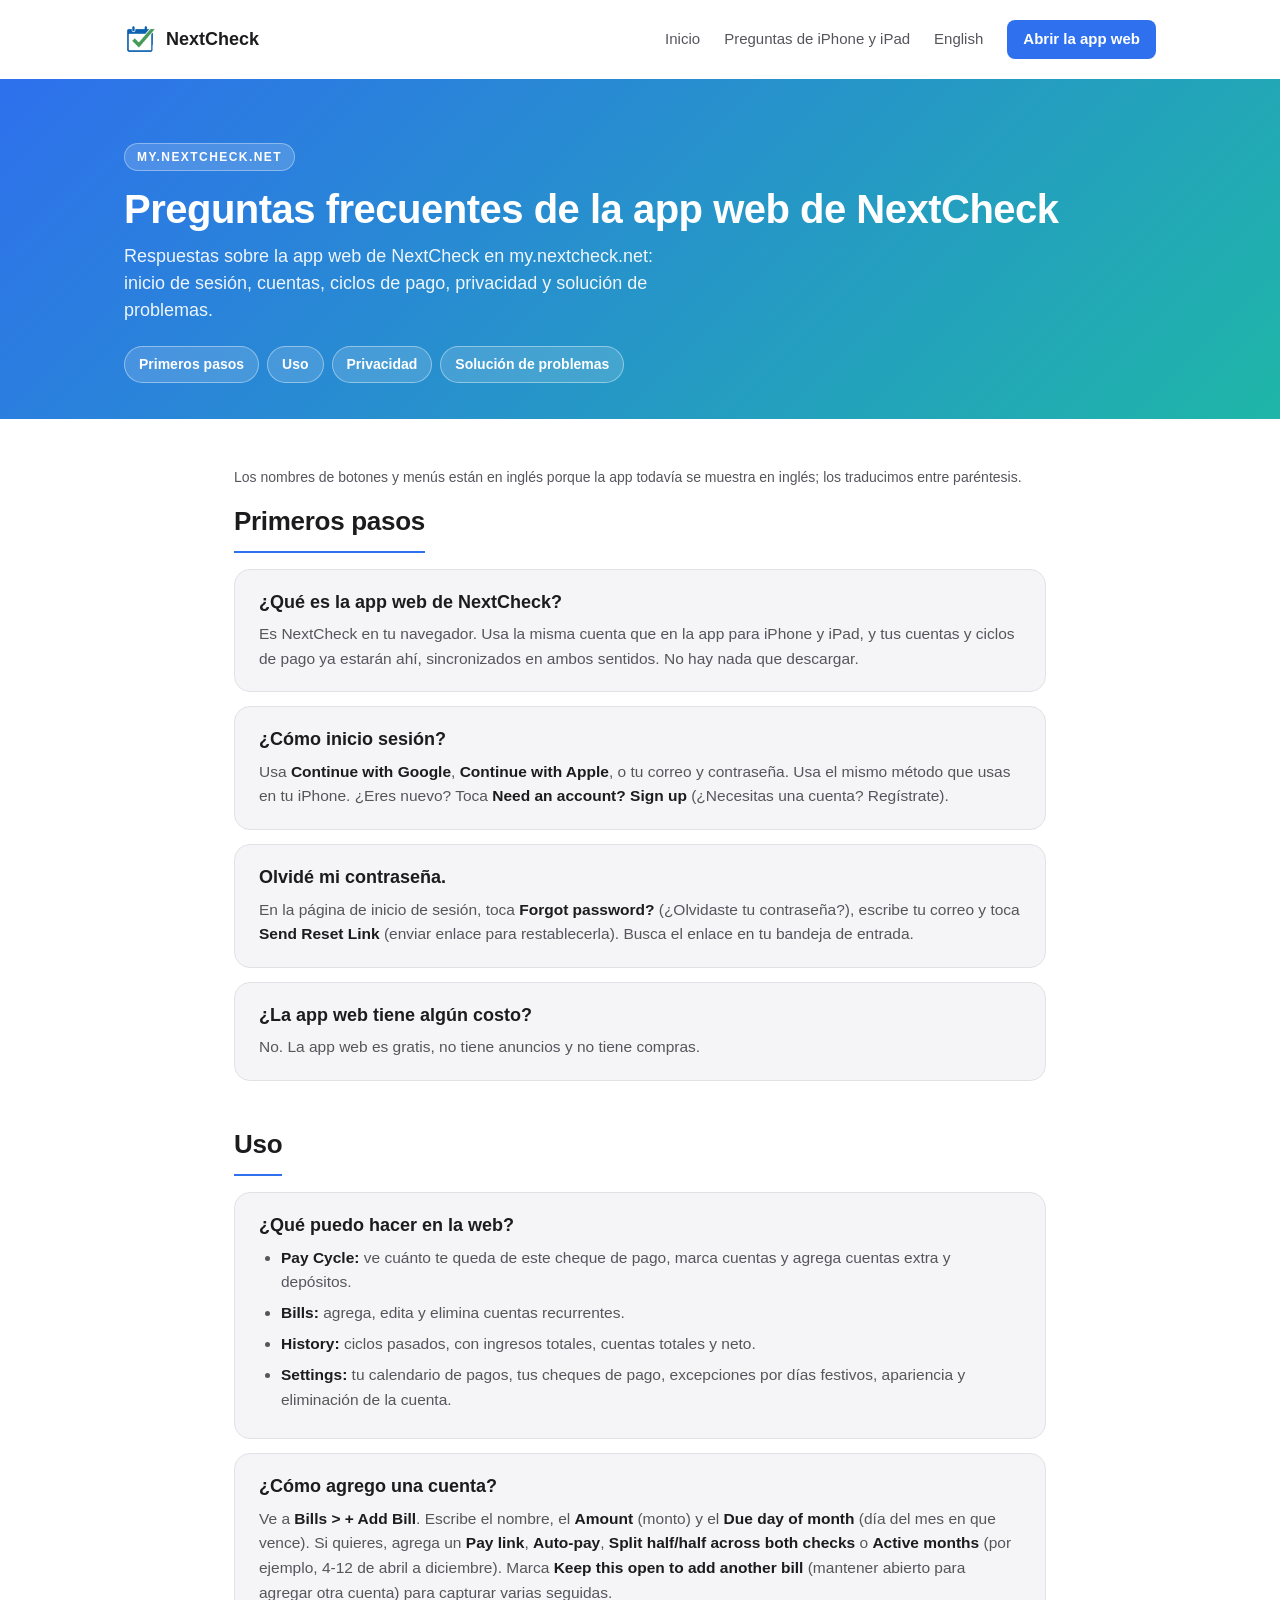
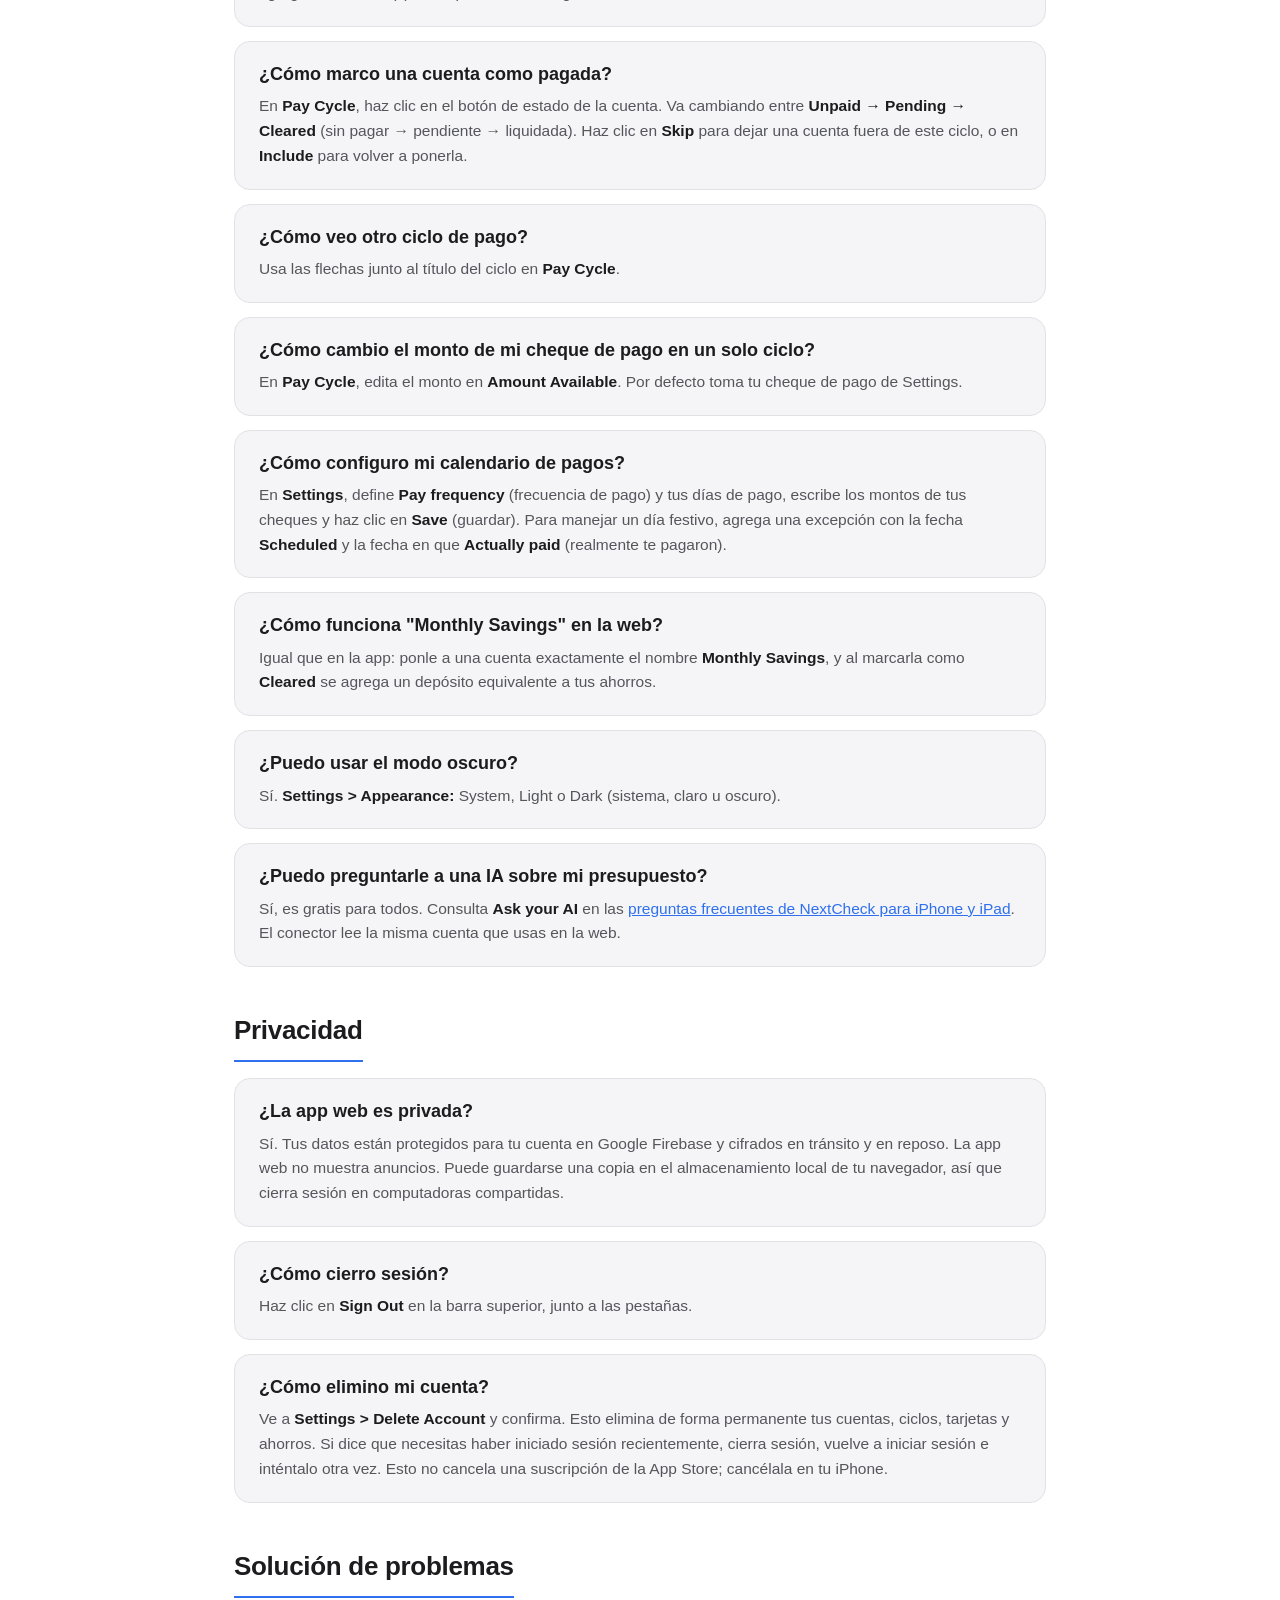
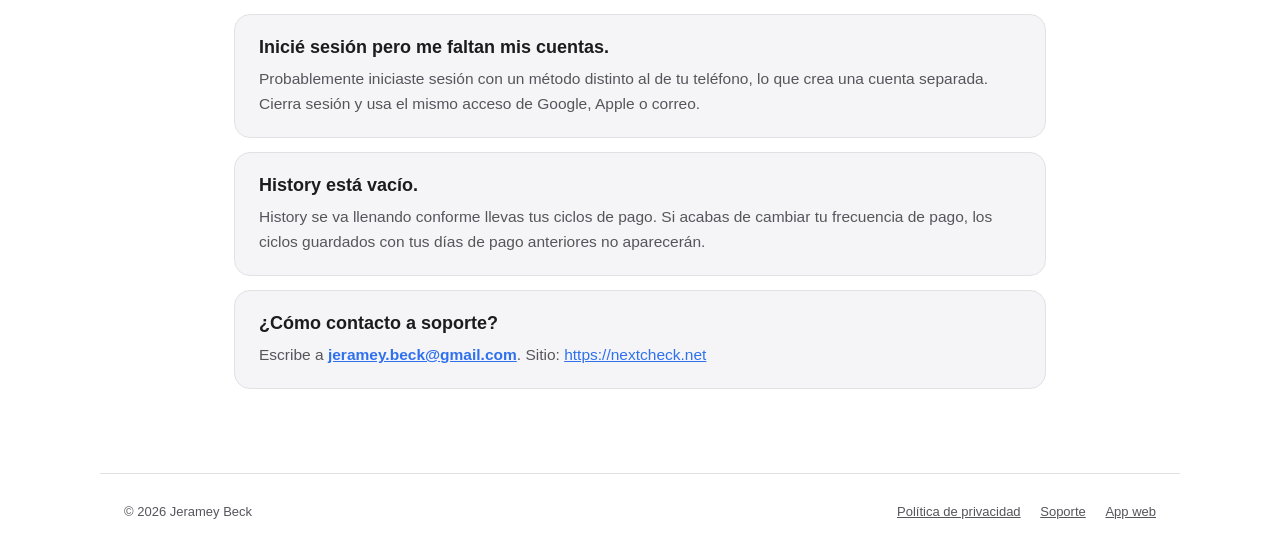
<file: es/web-faq/index.html>
<!doctype html>
<html lang="es-MX">
<head>
  <meta charset="UTF-8" />
  <meta name="viewport" content="width=device-width, initial-scale=1.0" />
  <title>Preguntas frecuentes de la app web de NextCheck | NextCheck</title>
  <meta name="description" content="Preguntas frecuentes sobre la app web de NextCheck en my.nextcheck.net: inicio de sesión, cuentas, ciclos de pago, privacidad y solución de problemas." />
  <link rel="canonical" href="https://nextcheck.net/es/web-faq/" />
  <link rel="alternate" hreflang="en" href="https://nextcheck.net/web-faq/" />
  <link rel="alternate" hreflang="es-MX" href="https://nextcheck.net/es/web-faq/" />
  <link rel="alternate" hreflang="x-default" href="https://nextcheck.net/web-faq/" />
  <meta name="theme-color" content="#2E70ED" />
  <link rel="icon" type="image/png" href="/assets/logo.png" />
  <meta property="og:type" content="website" />
  <meta property="og:site_name" content="NextCheck" />
  <meta property="og:title" content="Preguntas frecuentes de la app web de NextCheck | NextCheck" />
  <meta property="og:description" content="Preguntas frecuentes sobre la app web de NextCheck en my.nextcheck.net: inicio de sesión, cuentas, ciclos de pago, privacidad y solución de problemas." />
  <meta property="og:url" content="https://nextcheck.net/es/web-faq/" />
  <meta property="og:image" content="https://nextcheck.net/assets/og-card.png" />
  <meta name="twitter:card" content="summary_large_image" />
  <link rel="stylesheet" href="/assets/style.css" />
  <style>
    .site-header, .site-footer { padding-left: 24px; padding-right: 24px; }
    .faq-hero { padding-bottom: 0; }
    .faq-hero .wrap { padding-bottom: 36px; }
    .faq-hero h1 { font-size: 40px; line-height: 1.1; margin: 0 0 12px; letter-spacing: -0.5px; }
    .faq-hero p { font-size: 18px; opacity: .92; margin: 0 0 22px; max-width: 56ch; }
    .faq-hero .eyebrow { display:inline-block; font-size:12px; font-weight:700; letter-spacing:.12em; text-transform:uppercase; background:rgba(255,255,255,.16); border:1px solid rgba(255,255,255,.35); padding:4px 12px; border-radius:999px; margin-bottom:16px; }
    .chips { display:flex; flex-wrap:wrap; gap:8px; margin:0; padding:0; list-style:none; }
    .chips a { display:inline-block; padding:7px 14px; border-radius:999px; background:rgba(255,255,255,.14); border:1px solid rgba(255,255,255,.4); color:#fff; text-decoration:none; font-size:14px; font-weight:600; }
    .chips a:hover { background:rgba(255,255,255,.26); }
    .faq-main { padding-top: 40px; padding-bottom: 40px; max-width: 860px; }
    .faq-group { padding: 0; margin: 0 0 44px; scroll-margin-top: 16px; }
    .faq-group > h2 { font-size: 26px; margin: 0 0 16px; padding-bottom: 10px; border-bottom: 2px solid var(--brand-blue); display:inline-block; }
    .part-title { margin: 56px 0 6px; }
    .part-title h2 { font-size: 32px; }
    .part-title p { color: var(--text-secondary); margin: 0 0 24px; }
    .faq-item { border:1px solid var(--border); border-radius:16px; padding:20px 24px; background:var(--bg-soft); margin:0 0 14px; scroll-margin-top: 16px; }
    .faq-item:target { border-color: var(--brand-blue); box-shadow: 0 0 0 3px rgba(46,112,237,.25); }
    .faq-item h3 { margin:0 0 8px; font-size:18px; line-height:1.35; }
    .faq-item h3 a.anchor { color: var(--brand-teal); text-decoration:none; margin-left:8px; opacity:0; font-weight:400; }
    .faq-item h3:hover a.anchor, .faq-item h3 a.anchor:focus { opacity:1; }
    .faq-item p, .faq-item li { color: var(--text-secondary); font-size:15.5px; line-height:1.6; margin:0 0 10px; }
    .faq-item li { margin-bottom:6px; }
    .faq-item > :last-child { margin-bottom:0; }
    .faq-item ul, .faq-item ol { padding-left:22px; margin:0 0 10px; }
    .faq-item strong { color: var(--text); }
    .faq-item code { background: rgba(46,112,237,.12); padding:1px 6px; border-radius:6px; font-size:.9em; word-break: break-word; }
    .faq-item a { overflow-wrap:anywhere; }
    .back-note { color: var(--text-secondary); font-size:14px; margin-top: 8px; }
    @media (max-width: 760px) {
      .site-nav { gap: 14px; }
      .site-nav a:not(.nav-cta) { display: inline; font-size: 14px; }
      .faq-hero h1 { font-size: 30px; }
      .faq-hero p { font-size: 16px; }
      .faq-item { padding: 16px 18px; }
      .brand { font-size: 16px; }
    }
    @media (max-width: 460px) { .site-nav a.hide-sm { display:none; } }
  </style>
</head>
<body>

  <header class="wrap site-header">
    <a class="brand" href="/">
      <img src="/assets/logo.png" alt="" />
      NextCheck
    </a>
    <nav class="site-nav">
      <a class="hide-sm" href="/">Inicio</a>
      <a href="/es/faq/">Preguntas de iPhone y iPad</a>
      <a class="lang" href="/web-faq/" hreflang="en" lang="en">English</a>
      <a class="nav-cta" href="https://my.nextcheck.net">Abrir la app web</a>
    </nav>
  </header>

  <div class="hero faq-hero">
    <div class="wrap">
      <span class="eyebrow">my.nextcheck.net</span>
      <h1>Preguntas frecuentes de la app web de NextCheck</h1>
      <p>Respuestas sobre la app web de NextCheck en my.nextcheck.net: inicio de sesión, cuentas, ciclos de pago, privacidad y solución de problemas.</p>
      <ul class="chips" aria-label="Ir a una sección"><li><a href="#getting-started">Primeros pasos</a></li><li><a href="#using-it">Uso</a></li><li><a href="#privacy">Privacidad</a></li><li><a href="#troubleshooting">Solución de problemas</a></li></ul>
    </div>
  </div>

  <main class="wrap faq-main">
<p class="back-note">Los nombres de botones y menús están en inglés porque la app todavía se muestra en inglés; los traducimos entre paréntesis.</p>
<div class="faq-group" id="getting-started"><h2>Primeros pasos</h2>
<article class="faq-item" id="what-is-the-nextcheck-web-app"><h3>¿Qué es la app web de NextCheck?<a class="anchor" href="#what-is-the-nextcheck-web-app" aria-label="Enlace a esta pregunta">#</a></h3>
<p>Es NextCheck en tu navegador. Usa la misma cuenta que en la app para iPhone y iPad, y tus cuentas y ciclos de pago ya estarán ahí, sincronizados en ambos sentidos. No hay nada que descargar.</p>
</article>
<article class="faq-item" id="how-do-i-sign-in"><h3>¿Cómo inicio sesión?<a class="anchor" href="#how-do-i-sign-in" aria-label="Enlace a esta pregunta">#</a></h3>
<p>Usa <strong>Continue with Google</strong>, <strong>Continue with Apple</strong>, o tu correo y contraseña. Usa el mismo método que usas en tu iPhone. ¿Eres nuevo? Toca <strong>Need an account? Sign up</strong> (¿Necesitas una cuenta? Regístrate).</p>
</article>
<article class="faq-item" id="i-forgot-my-password"><h3>Olvidé mi contraseña.<a class="anchor" href="#i-forgot-my-password" aria-label="Enlace a esta pregunta">#</a></h3>
<p>En la página de inicio de sesión, toca <strong>Forgot password?</strong> (¿Olvidaste tu contraseña?), escribe tu correo y toca <strong>Send Reset Link</strong> (enviar enlace para restablecerla). Busca el enlace en tu bandeja de entrada.</p>
</article>
<article class="faq-item" id="does-the-web-app-cost-anything"><h3>¿La app web tiene algún costo?<a class="anchor" href="#does-the-web-app-cost-anything" aria-label="Enlace a esta pregunta">#</a></h3>
<p>No. La app web es gratis, no tiene anuncios y no tiene compras.</p>
</article></div>
<div class="faq-group" id="using-it"><h2>Uso</h2>
<article class="faq-item" id="what-can-i-do-on-the-web"><h3>¿Qué puedo hacer en la web?<a class="anchor" href="#what-can-i-do-on-the-web" aria-label="Enlace a esta pregunta">#</a></h3>
<ul>
<li><strong>Pay Cycle:</strong> ve cuánto te queda de este cheque de pago, marca cuentas y agrega cuentas extra y depósitos.</li>
<li><strong>Bills:</strong> agrega, edita y elimina cuentas recurrentes.</li>
<li><strong>History:</strong> ciclos pasados, con ingresos totales, cuentas totales y neto.</li>
<li><strong>Settings:</strong> tu calendario de pagos, tus cheques de pago, excepciones por días festivos, apariencia y eliminación de la cuenta.</li>
</ul>
</article>
<article class="faq-item" id="how-do-i-add-a-bill"><h3>¿Cómo agrego una cuenta?<a class="anchor" href="#how-do-i-add-a-bill" aria-label="Enlace a esta pregunta">#</a></h3>
<p>Ve a <strong>Bills &gt; + Add Bill</strong>. Escribe el nombre, el <strong>Amount</strong> (monto) y el <strong>Due day of month</strong> (día del mes en que vence). Si quieres, agrega un <strong>Pay link</strong>, <strong>Auto-pay</strong>, <strong>Split half/half across both checks</strong> o <strong>Active months</strong> (por ejemplo, 4-12 de abril a diciembre). Marca <strong>Keep this open to add another bill</strong> (mantener abierto para agregar otra cuenta) para capturar varias seguidas.</p>
</article>
<article class="faq-item" id="how-do-i-mark-a-bill-paid"><h3>¿Cómo marco una cuenta como pagada?<a class="anchor" href="#how-do-i-mark-a-bill-paid" aria-label="Enlace a esta pregunta">#</a></h3>
<p>En <strong>Pay Cycle</strong>, haz clic en el botón de estado de la cuenta. Va cambiando entre <strong>Unpaid → Pending → Cleared</strong> (sin pagar → pendiente → liquidada). Haz clic en <strong>Skip</strong> para dejar una cuenta fuera de este ciclo, o en <strong>Include</strong> para volver a ponerla.</p>
</article>
<article class="faq-item" id="how-do-i-look-at-another-pay-cycle"><h3>¿Cómo veo otro ciclo de pago?<a class="anchor" href="#how-do-i-look-at-another-pay-cycle" aria-label="Enlace a esta pregunta">#</a></h3>
<p>Usa las flechas junto al título del ciclo en <strong>Pay Cycle</strong>.</p>
</article>
<article class="faq-item" id="how-do-i-change-my-paycheck-amount-for-one-cycle"><h3>¿Cómo cambio el monto de mi cheque de pago en un solo ciclo?<a class="anchor" href="#how-do-i-change-my-paycheck-amount-for-one-cycle" aria-label="Enlace a esta pregunta">#</a></h3>
<p>En <strong>Pay Cycle</strong>, edita el monto en <strong>Amount Available</strong>. Por defecto toma tu cheque de pago de Settings.</p>
</article>
<article class="faq-item" id="how-do-i-set-my-pay-schedule"><h3>¿Cómo configuro mi calendario de pagos?<a class="anchor" href="#how-do-i-set-my-pay-schedule" aria-label="Enlace a esta pregunta">#</a></h3>
<p>En <strong>Settings</strong>, define <strong>Pay frequency</strong> (frecuencia de pago) y tus días de pago, escribe los montos de tus cheques y haz clic en <strong>Save</strong> (guardar). Para manejar un día festivo, agrega una excepción con la fecha <strong>Scheduled</strong> y la fecha en que <strong>Actually paid</strong> (realmente te pagaron).</p>
</article>
<article class="faq-item" id="how-does-monthly-savings-work-on-the-web"><h3>¿Cómo funciona "Monthly Savings" en la web?<a class="anchor" href="#how-does-monthly-savings-work-on-the-web" aria-label="Enlace a esta pregunta">#</a></h3>
<p>Igual que en la app: ponle a una cuenta exactamente el nombre <strong>Monthly Savings</strong>, y al marcarla como <strong>Cleared</strong> se agrega un depósito equivalente a tus ahorros.</p>
</article>
<article class="faq-item" id="can-i-use-dark-mode"><h3>¿Puedo usar el modo oscuro?<a class="anchor" href="#can-i-use-dark-mode" aria-label="Enlace a esta pregunta">#</a></h3>
<p>Sí. <strong>Settings &gt; Appearance:</strong> System, Light o Dark (sistema, claro u oscuro).</p>
</article>
<article class="faq-item" id="can-i-ask-an-ai-about-my-budget"><h3>¿Puedo preguntarle a una IA sobre mi presupuesto?<a class="anchor" href="#can-i-ask-an-ai-about-my-budget" aria-label="Enlace a esta pregunta">#</a></h3>
<p>Sí, es gratis para todos. Consulta <strong>Ask your AI</strong> en las <a href="/es/faq/#ai">preguntas frecuentes de NextCheck para iPhone y iPad</a>. El conector lee la misma cuenta que usas en la web.</p>
</article></div>
<div class="faq-group" id="privacy"><h2>Privacidad</h2>
<article class="faq-item" id="is-the-web-app-private"><h3>¿La app web es privada?<a class="anchor" href="#is-the-web-app-private" aria-label="Enlace a esta pregunta">#</a></h3>
<p>Sí. Tus datos están protegidos para tu cuenta en Google Firebase y cifrados en tránsito y en reposo. La app web no muestra anuncios. Puede guardarse una copia en el almacenamiento local de tu navegador, así que cierra sesión en computadoras compartidas.</p>
</article>
<article class="faq-item" id="how-do-i-sign-out"><h3>¿Cómo cierro sesión?<a class="anchor" href="#how-do-i-sign-out" aria-label="Enlace a esta pregunta">#</a></h3>
<p>Haz clic en <strong>Sign Out</strong> en la barra superior, junto a las pestañas.</p>
</article>
<article class="faq-item" id="how-do-i-delete-my-account"><h3>¿Cómo elimino mi cuenta?<a class="anchor" href="#how-do-i-delete-my-account" aria-label="Enlace a esta pregunta">#</a></h3>
<p>Ve a <strong>Settings &gt; Delete Account</strong> y confirma. Esto elimina de forma permanente tus cuentas, ciclos, tarjetas y ahorros. Si dice que necesitas haber iniciado sesión recientemente, cierra sesión, vuelve a iniciar sesión e inténtalo otra vez. Esto no cancela una suscripción de la App Store; cancélala en tu iPhone.</p>
</article></div>
<div class="faq-group" id="troubleshooting"><h2>Solución de problemas</h2>
<article class="faq-item" id="i-signed-in-but-my-bills-are-missing"><h3>Inicié sesión pero me faltan mis cuentas.<a class="anchor" href="#i-signed-in-but-my-bills-are-missing" aria-label="Enlace a esta pregunta">#</a></h3>
<p>Probablemente iniciaste sesión con un método distinto al de tu teléfono, lo que crea una cuenta separada. Cierra sesión y usa el mismo acceso de Google, Apple o correo.</p>
</article>
<article class="faq-item" id="history-is-empty"><h3>History está vacío.<a class="anchor" href="#history-is-empty" aria-label="Enlace a esta pregunta">#</a></h3>
<p>History se va llenando conforme llevas tus ciclos de pago. Si acabas de cambiar tu frecuencia de pago, los ciclos guardados con tus días de pago anteriores no aparecerán.</p>
</article>
<article class="faq-item" id="how-do-i-contact-support"><h3>¿Cómo contacto a soporte?<a class="anchor" href="#how-do-i-contact-support" aria-label="Enlace a esta pregunta">#</a></h3>
<p>Escribe a <strong><a href="mailto:jeramey.beck@gmail.com">jeramey.beck@gmail.com</a></strong>. Sitio: <a href="https://nextcheck.net">https://nextcheck.net</a></p>
</article></div>
  </main>

  <footer class="wrap site-footer">
    <span>&copy; 2026 Jeramey Beck</span>
    <div>
      <a href="/privacy-policy.html">Política de privacidad</a>
      <a href="/#support">Soporte</a>
      <a href="https://my.nextcheck.net">App web</a>
    </div>
  </footer>
  <script>(function(){var a=document.querySelector('a.lang');if(a)a.addEventListener('click',function(){a.hash=location.hash;});})();</script>
</body>
</html>
</file>
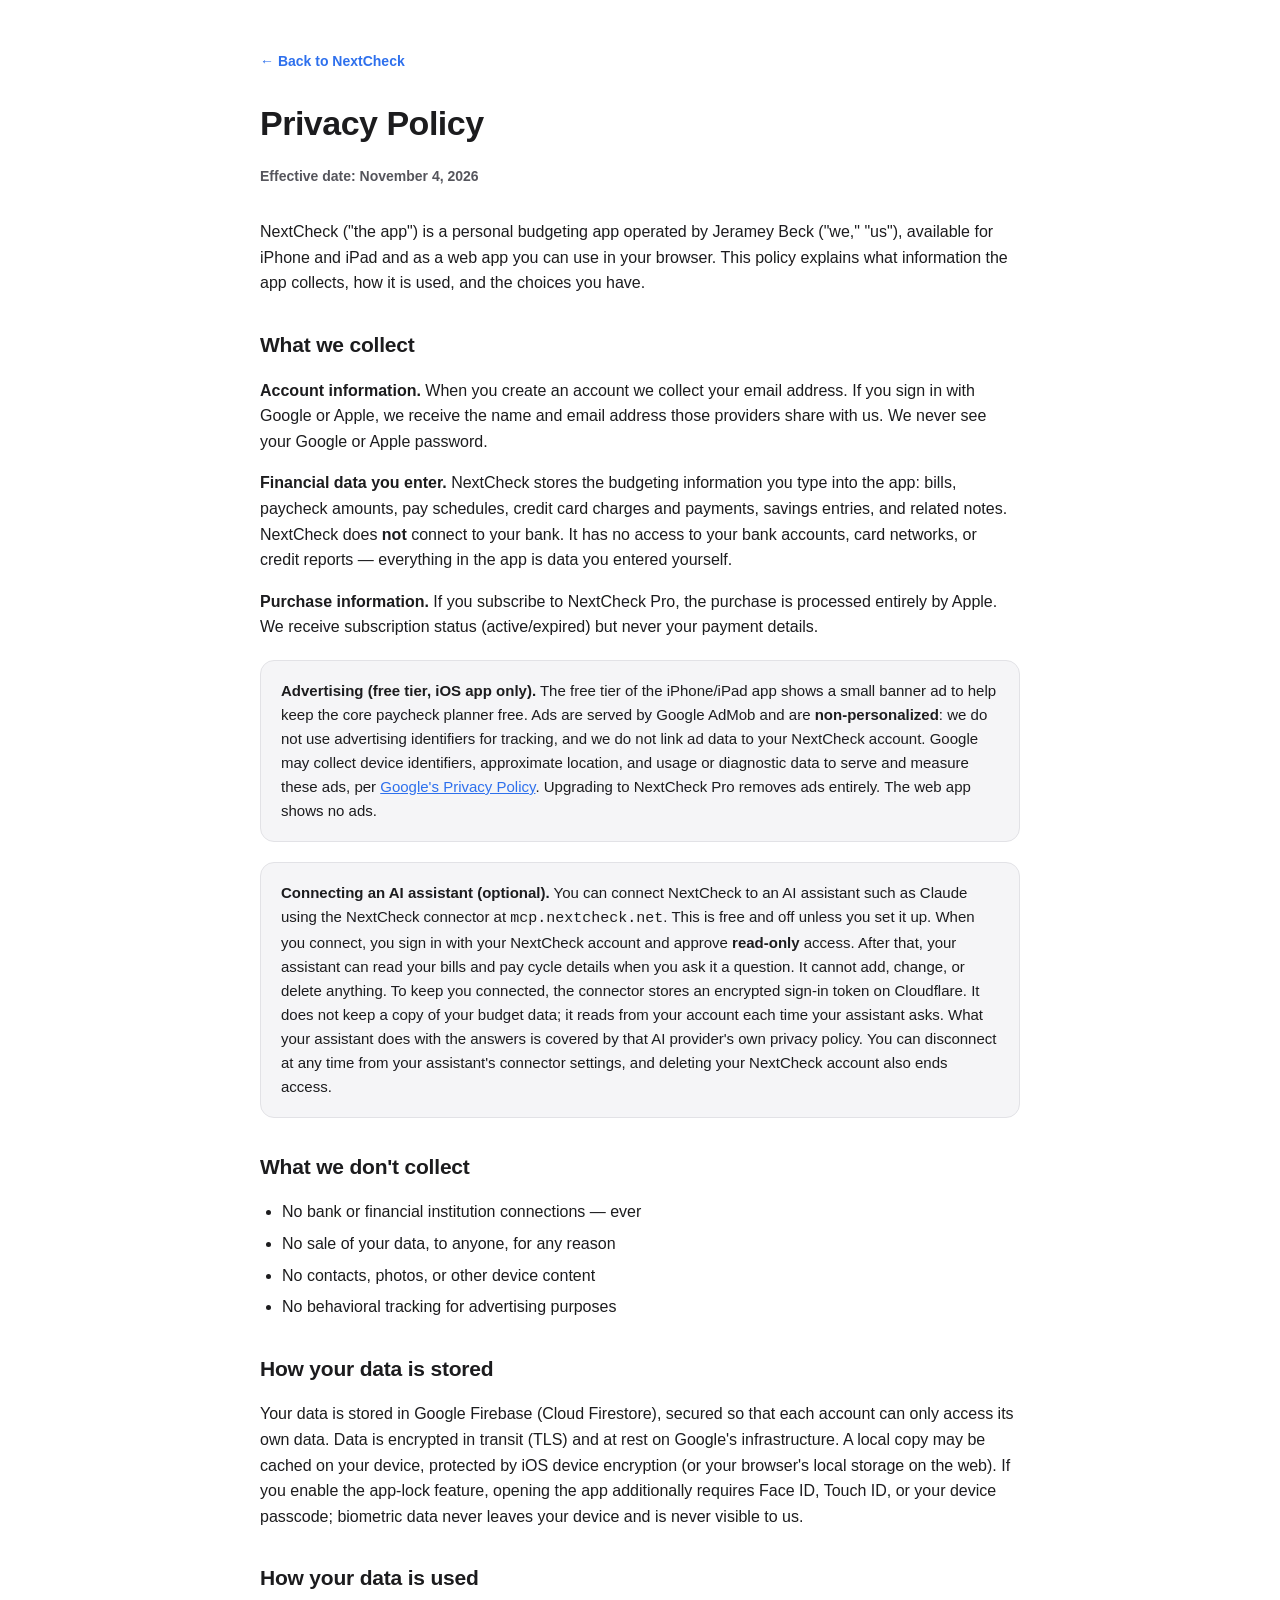
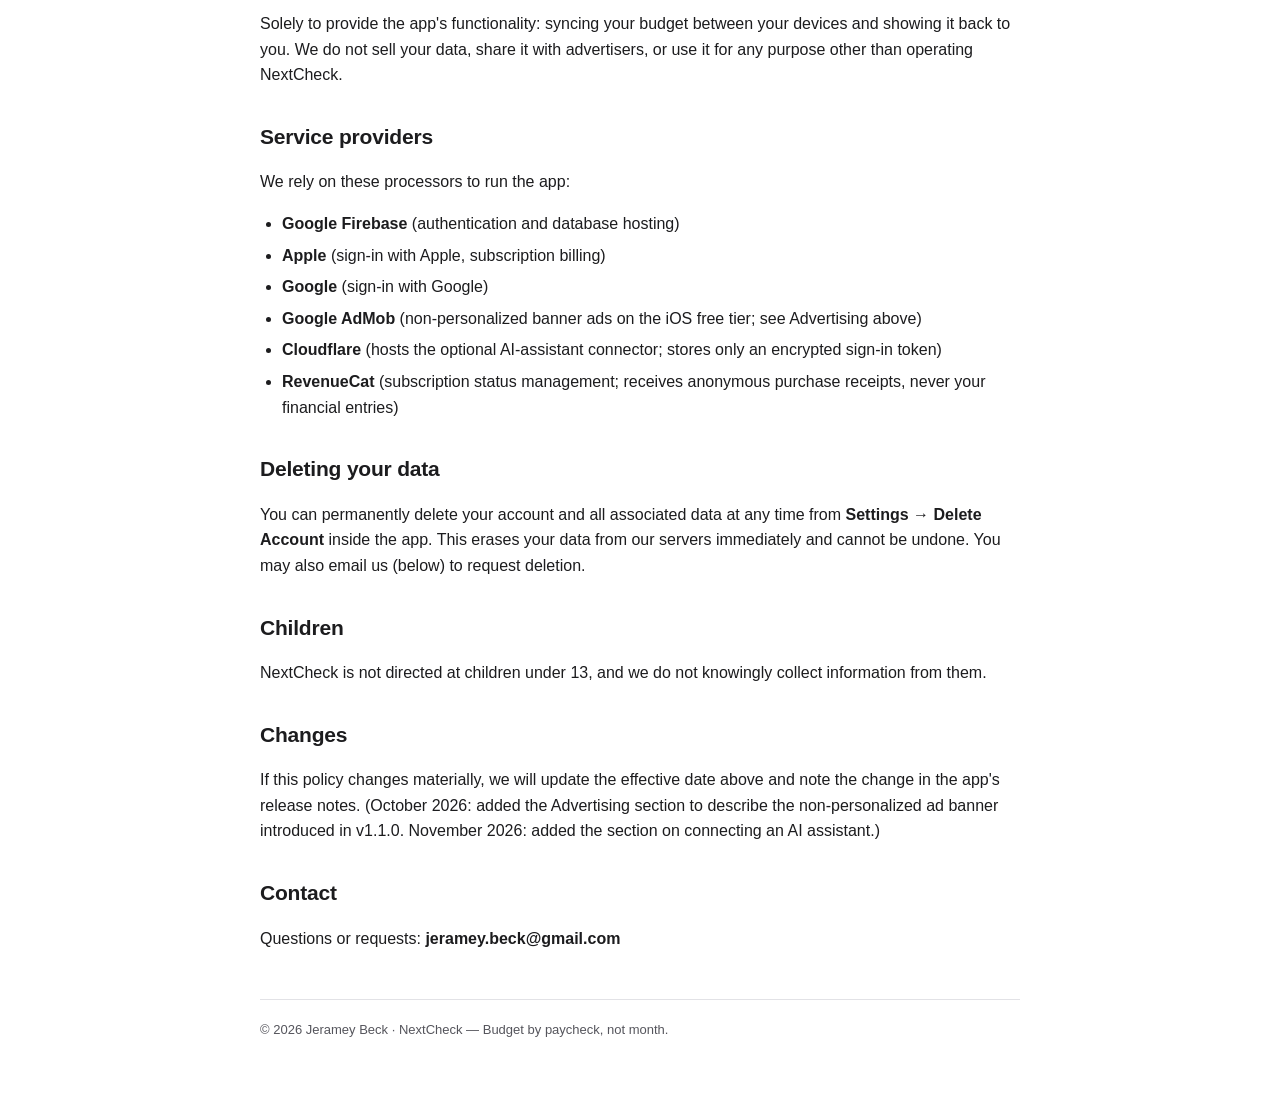
<file: privacy-policy.html>
<!doctype html>
<html lang="en">
<head>
  <meta charset="UTF-8" />
  <meta name="viewport" content="width=device-width, initial-scale=1.0" />
  <title>Privacy Policy — NextCheck</title>
  <meta name="description" content="NextCheck's privacy policy: what we collect, how it's used, and your choices. No bank connections, no data selling, non-personalized ads on the free tier." />
  <link rel="canonical" href="https://nextcheck.net/privacy-policy.html" />
  <meta name="theme-color" content="#2E70ED" />
  <link rel="icon" type="image/png" href="/assets/logo.png" />
  <meta property="og:type" content="website" />
  <meta property="og:site_name" content="NextCheck" />
  <meta property="og:title" content="Privacy Policy — NextCheck" />
  <meta property="og:description" content="What NextCheck collects, how it's used, and your choices. No bank connections, no data selling." />
  <meta property="og:url" content="https://nextcheck.net/privacy-policy.html" />
  <meta property="og:image" content="https://nextcheck.net/assets/logo.png" />
  <meta name="twitter:card" content="summary" />
  <meta name="twitter:title" content="Privacy Policy — NextCheck" />
  <meta name="twitter:description" content="What NextCheck collects, how it's used, and your choices. No bank connections, no data selling." />
  <meta name="twitter:image" content="https://nextcheck.net/assets/logo.png" />
  <style>
    :root { color-scheme: light dark; }
    body {
      font-family: -apple-system, BlinkMacSystemFont, "Segoe UI", Roboto, sans-serif;
      line-height: 1.6; color: #1C1C1E; background: #FFFFFF;
      margin: 0; padding: 0;
    }
    @media (prefers-color-scheme: dark) {
      body { color: #F2F2F7; background: #0D0D10; }
      .wrap a { color: #7AA5F5; }
      .card { background: #17171A; border-color: #2E2E33; }
    }
    .wrap { max-width: 760px; margin: 0 auto; padding: 48px 24px 72px; }
    .back { display: inline-block; margin-bottom: 24px; color: #2E70ED; text-decoration: none; font-weight: 600; font-size: 14px; }
    .back:hover { text-decoration: underline; }
    h1 { font-size: 34px; letter-spacing: -0.5px; margin: 0 0 4px; }
    .effective { color: #55555C; font-size: 14px; margin-bottom: 32px; }
    h2 { font-size: 21px; margin: 32px 0 8px; letter-spacing: -0.2px; }
    p, li { font-size: 16px; }
    ul { padding-left: 22px; }
    li { margin-bottom: 6px; }
    .card {
      background: #F5F5F7; border: 1px solid #E2E2E6; border-radius: 14px;
      padding: 18px 20px; margin: 20px 0;
    }
    .card p { margin: 0; font-size: 15px; }
    a { color: #2E70ED; }
    footer { margin-top: 48px; padding-top: 20px; border-top: 1px solid #E2E2E6; color: #55555C; font-size: 13px; }
  </style>
</head>
<body>
  <main class="wrap">
    <a class="back" href="/">← Back to NextCheck</a>
    <h1>Privacy Policy</h1>
    <p class="effective"><strong>Effective date: November 4, 2026</strong></p>

    <p>NextCheck ("the app") is a personal budgeting app operated by Jeramey Beck ("we," "us"), available for iPhone and iPad and as a web app you can use in your browser. This policy explains what information the app collects, how it is used, and the choices you have.</p>

    <h2>What we collect</h2>
    <p><strong>Account information.</strong> When you create an account we collect your email address. If you sign in with Google or Apple, we receive the name and email address those providers share with us. We never see your Google or Apple password.</p>
    <p><strong>Financial data you enter.</strong> NextCheck stores the budgeting information you type into the app: bills, paycheck amounts, pay schedules, credit card charges and payments, savings entries, and related notes. NextCheck does <strong>not</strong> connect to your bank. It has no access to your bank accounts, card networks, or credit reports — everything in the app is data you entered yourself.</p>
    <p><strong>Purchase information.</strong> If you subscribe to NextCheck Pro, the purchase is processed entirely by Apple. We receive subscription status (active/expired) but never your payment details.</p>

    <div class="card">
      <p><strong>Advertising (free tier, iOS app only).</strong> The free tier of the iPhone/iPad app shows a small banner ad to help keep the core paycheck planner free. Ads are served by Google AdMob and are <strong>non-personalized</strong>: we do not use advertising identifiers for tracking, and we do not link ad data to your NextCheck account. Google may collect device identifiers, approximate location, and usage or diagnostic data to serve and measure these ads, per <a href="https://policies.google.com/privacy">Google's Privacy Policy</a>. Upgrading to NextCheck Pro removes ads entirely. The web app shows no ads.</p>
    </div>

    <div class="card">
      <p><strong>Connecting an AI assistant (optional).</strong> You can connect NextCheck to an AI assistant such as Claude using the NextCheck connector at <code>mcp.nextcheck.net</code>. This is free and off unless you set it up. When you connect, you sign in with your NextCheck account and approve <strong>read-only</strong> access. After that, your assistant can read your bills and pay cycle details when you ask it a question. It cannot add, change, or delete anything. To keep you connected, the connector stores an encrypted sign-in token on Cloudflare. It does not keep a copy of your budget data; it reads from your account each time your assistant asks. What your assistant does with the answers is covered by that AI provider's own privacy policy. You can disconnect at any time from your assistant's connector settings, and deleting your NextCheck account also ends access.</p>
    </div>

    <h2>What we don't collect</h2>
    <ul>
      <li>No bank or financial institution connections — ever</li>
      <li>No sale of your data, to anyone, for any reason</li>
      <li>No contacts, photos, or other device content</li>
      <li>No behavioral tracking for advertising purposes</li>
    </ul>

    <h2>How your data is stored</h2>
    <p>Your data is stored in Google Firebase (Cloud Firestore), secured so that each account can only access its own data. Data is encrypted in transit (TLS) and at rest on Google's infrastructure. A local copy may be cached on your device, protected by iOS device encryption (or your browser's local storage on the web). If you enable the app-lock feature, opening the app additionally requires Face ID, Touch ID, or your device passcode; biometric data never leaves your device and is never visible to us.</p>

    <h2>How your data is used</h2>
    <p>Solely to provide the app's functionality: syncing your budget between your devices and showing it back to you. We do not sell your data, share it with advertisers, or use it for any purpose other than operating NextCheck.</p>

    <h2>Service providers</h2>
    <p>We rely on these processors to run the app:</p>
    <ul>
      <li><strong>Google Firebase</strong> (authentication and database hosting)</li>
      <li><strong>Apple</strong> (sign-in with Apple, subscription billing)</li>
      <li><strong>Google</strong> (sign-in with Google)</li>
      <li><strong>Google AdMob</strong> (non-personalized banner ads on the iOS free tier; see Advertising above)</li>
      <li><strong>Cloudflare</strong> (hosts the optional AI-assistant connector; stores only an encrypted sign-in token)</li>
      <li><strong>RevenueCat</strong> (subscription status management; receives anonymous purchase receipts, never your financial entries)</li>
    </ul>

    <h2>Deleting your data</h2>
    <p>You can permanently delete your account and all associated data at any time from <strong>Settings → Delete Account</strong> inside the app. This erases your data from our servers immediately and cannot be undone. You may also email us (below) to request deletion.</p>

    <h2>Children</h2>
    <p>NextCheck is not directed at children under 13, and we do not knowingly collect information from them.</p>

    <h2>Changes</h2>
    <p>If this policy changes materially, we will update the effective date above and note the change in the app's release notes. (October 2026: added the Advertising section to describe the non-personalized ad banner introduced in v1.1.0. November 2026: added the section on connecting an AI assistant.)</p>

    <h2>Contact</h2>
    <p>Questions or requests: <strong>jeramey.beck@gmail.com</strong></p>

    <footer>© 2026 Jeramey Beck · NextCheck — Budget by paycheck, not month.</footer>
  </main>
</body>
</html>
</file>
<file: assets/style.css>
:root {
  --brand-blue: #2e70ed;
  --brand-teal: #1fb6a8;
  --brand-green: #459e4f;
  --text: #1c1c1e;
  --text-secondary: #55555c;
  --bg: #ffffff;
  --bg-soft: #f5f5f7;
  --border: #e2e2e6;

  font: 16px/1.5 -apple-system, BlinkMacSystemFont, "Segoe UI", Roboto, sans-serif;
  color-scheme: light dark;
  color: var(--text);
  background: var(--bg);
  -webkit-font-smoothing: antialiased;
}

@media (prefers-color-scheme: dark) {
  :root {
    --text: #f2f2f7;
    --text-secondary: #a9a9b0;
    --bg: #0d0d10;
    --bg-soft: #17171a;
    --border: #2e2e33;
  }
}

* {
  box-sizing: border-box;
}
body {
  margin: 0;
}
a {
  color: var(--brand-blue);
}
img {
  max-width: 100%;
  display: block;
}

.wrap {
  max-width: 1080px;
  margin: 0 auto;
  padding: 0 24px;
}

/* Header */
.site-header {
  display: flex;
  align-items: center;
  justify-content: space-between;
  padding: 20px 0;
}
.brand {
  display: flex;
  align-items: center;
  gap: 10px;
  text-decoration: none;
  color: var(--text);
  font-weight: 700;
  font-size: 18px;
}
.brand img {
  width: 32px;
  height: 32px;
  border-radius: 8px;
}
.site-nav {
  display: flex;
  gap: 24px;
  align-items: center;
}
.site-nav a {
  color: var(--text-secondary);
  text-decoration: none;
  font-size: 15px;
}
.site-nav a:hover {
  color: var(--text);
}
.nav-cta {
  background: var(--brand-blue);
  color: white !important;
  padding: 8px 16px;
  border-radius: 8px;
  font-weight: 600;
}

/* Hero */
.hero {
  background: linear-gradient(135deg, var(--brand-blue), var(--brand-teal));
  color: white;
  padding: 64px 0 0;
  overflow: hidden;
}
.hero-inner {
  display: grid;
  grid-template-columns: 1.1fr 0.9fr;
  gap: 32px;
  align-items: end;
}
.hero h1 {
  font-size: 44px;
  line-height: 1.1;
  margin: 0 0 16px;
  letter-spacing: -0.5px;
}
.hero p {
  font-size: 18px;
  opacity: 0.92;
  margin: 0 0 28px;
  max-width: 46ch;
}
.hero-ctas {
  display: flex;
  gap: 12px;
  flex-wrap: wrap;
  margin-bottom: 56px;
}
.btn {
  display: inline-flex;
  align-items: center;
  gap: 8px;
  padding: 13px 22px;
  border-radius: 10px;
  font-weight: 600;
  font-size: 15px;
  text-decoration: none;
  border: none;
  cursor: pointer;
}
.btn-primary {
  background: white;
  color: var(--brand-blue);
}
.btn-ghost {
  background: rgba(255, 255, 255, 0.14);
  color: white;
  border: 1px solid rgba(255, 255, 255, 0.4);
}
.hero-shot {
  justify-self: center;
  filter: drop-shadow(0 24px 40px rgba(0, 0, 0, 0.25));
}
.hero-shot img {
  width: 240px;
  border-radius: 28px;
}

/* Sections */
section {
  padding: 72px 0;
}
h2 {
  font-size: 30px;
  margin: 0 0 8px;
  letter-spacing: -0.3px;
}
.section-lede {
  color: var(--text-secondary);
  font-size: 17px;
  margin: 0 0 40px;
  max-width: 60ch;
}

.feature-grid {
  display: grid;
  grid-template-columns: repeat(auto-fit, minmax(220px, 1fr));
  gap: 24px;
}
.feature-card {
  border: 1px solid var(--border);
  border-radius: 16px;
  padding: 24px;
  background: var(--bg-soft);
}
.feature-card .icon {
  font-size: 26px;
  margin-bottom: 12px;
  display: block;
}
.feature-card h3 {
  margin: 0 0 8px;
  font-size: 17px;
}
.feature-card p {
  margin: 0;
  color: var(--text-secondary);
  font-size: 14px;
  line-height: 1.5;
}
.feature-card.pro {
  border-color: var(--brand-green);
}
.pro-badge {
  display: inline-block;
  background: var(--brand-green);
  color: white;
  font-size: 11px;
  font-weight: 700;
  padding: 2px 8px;
  border-radius: 999px;
  margin-bottom: 10px;
  letter-spacing: 0.4px;
}

.shots {
  display: flex;
  gap: 20px;
  overflow-x: auto;
  padding-bottom: 8px;
}
.shots img {
  width: 200px;
  border-radius: 18px;
  border: 1px solid var(--border);
  flex-shrink: 0;
}

/* Pricing */
.pricing-grid {
  display: grid;
  grid-template-columns: repeat(auto-fit, minmax(260px, 1fr));
  gap: 24px;
}
.price-card {
  border: 1px solid var(--border);
  border-radius: 18px;
  padding: 32px;
}
.price-card.highlight {
  border-color: var(--brand-blue);
  background: var(--bg-soft);
}
.price-card h3 {
  margin: 0 0 4px;
  font-size: 20px;
}
.price {
  font-size: 34px;
  font-weight: 700;
  margin: 12px 0 20px;
}
.price span {
  font-size: 15px;
  font-weight: 400;
  color: var(--text-secondary);
}
.price-card ul {
  margin: 0;
  padding: 0 0 0 18px;
  color: var(--text-secondary);
  font-size: 14px;
  line-height: 1.9;
}

/* Support */
.support-box {
  border: 1px solid var(--border);
  border-radius: 16px;
  padding: 32px;
  background: var(--bg-soft);
  display: grid;
  grid-template-columns: repeat(auto-fit, minmax(220px, 1fr));
  gap: 24px;
}
.support-box h3 {
  margin: 0 0 8px;
  font-size: 16px;
}
.support-box p {
  margin: 0;
  color: var(--text-secondary);
  font-size: 14px;
  line-height: 1.6;
}

/* Footer */
.site-footer {
  border-top: 1px solid var(--border);
  padding: 28px 0;
  color: var(--text-secondary);
  font-size: 13px;
  display: flex;
  justify-content: space-between;
  flex-wrap: wrap;
  gap: 12px;
}
.site-footer a {
  color: var(--text-secondary);
  margin-left: 16px;
}
.site-footer a:first-child {
  margin-left: 0;
}

/* Legal page */
.legal {
  max-width: 720px;
  margin: 0 auto;
  padding: 48px 24px 80px;
}
.legal h1 {
  font-size: 32px;
  margin-bottom: 4px;
}
.legal .effective-date {
  color: var(--text-secondary);
  font-size: 14px;
  margin-bottom: 32px;
}
.legal h2 {
  font-size: 20px;
  margin-top: 36px;
}
.legal p,
.legal li {
  color: var(--text-secondary);
  line-height: 1.7;
}
.legal ul {
  padding-left: 20px;
}

@media (max-width: 760px) {
  .hero-inner {
    grid-template-columns: 1fr;
  }
  .hero-shot {
    justify-self: start;
  }
  .hero h1 {
    font-size: 32px;
  }
  .site-nav a:not(.nav-cta) {
    display: none;
  }
}
</file>
